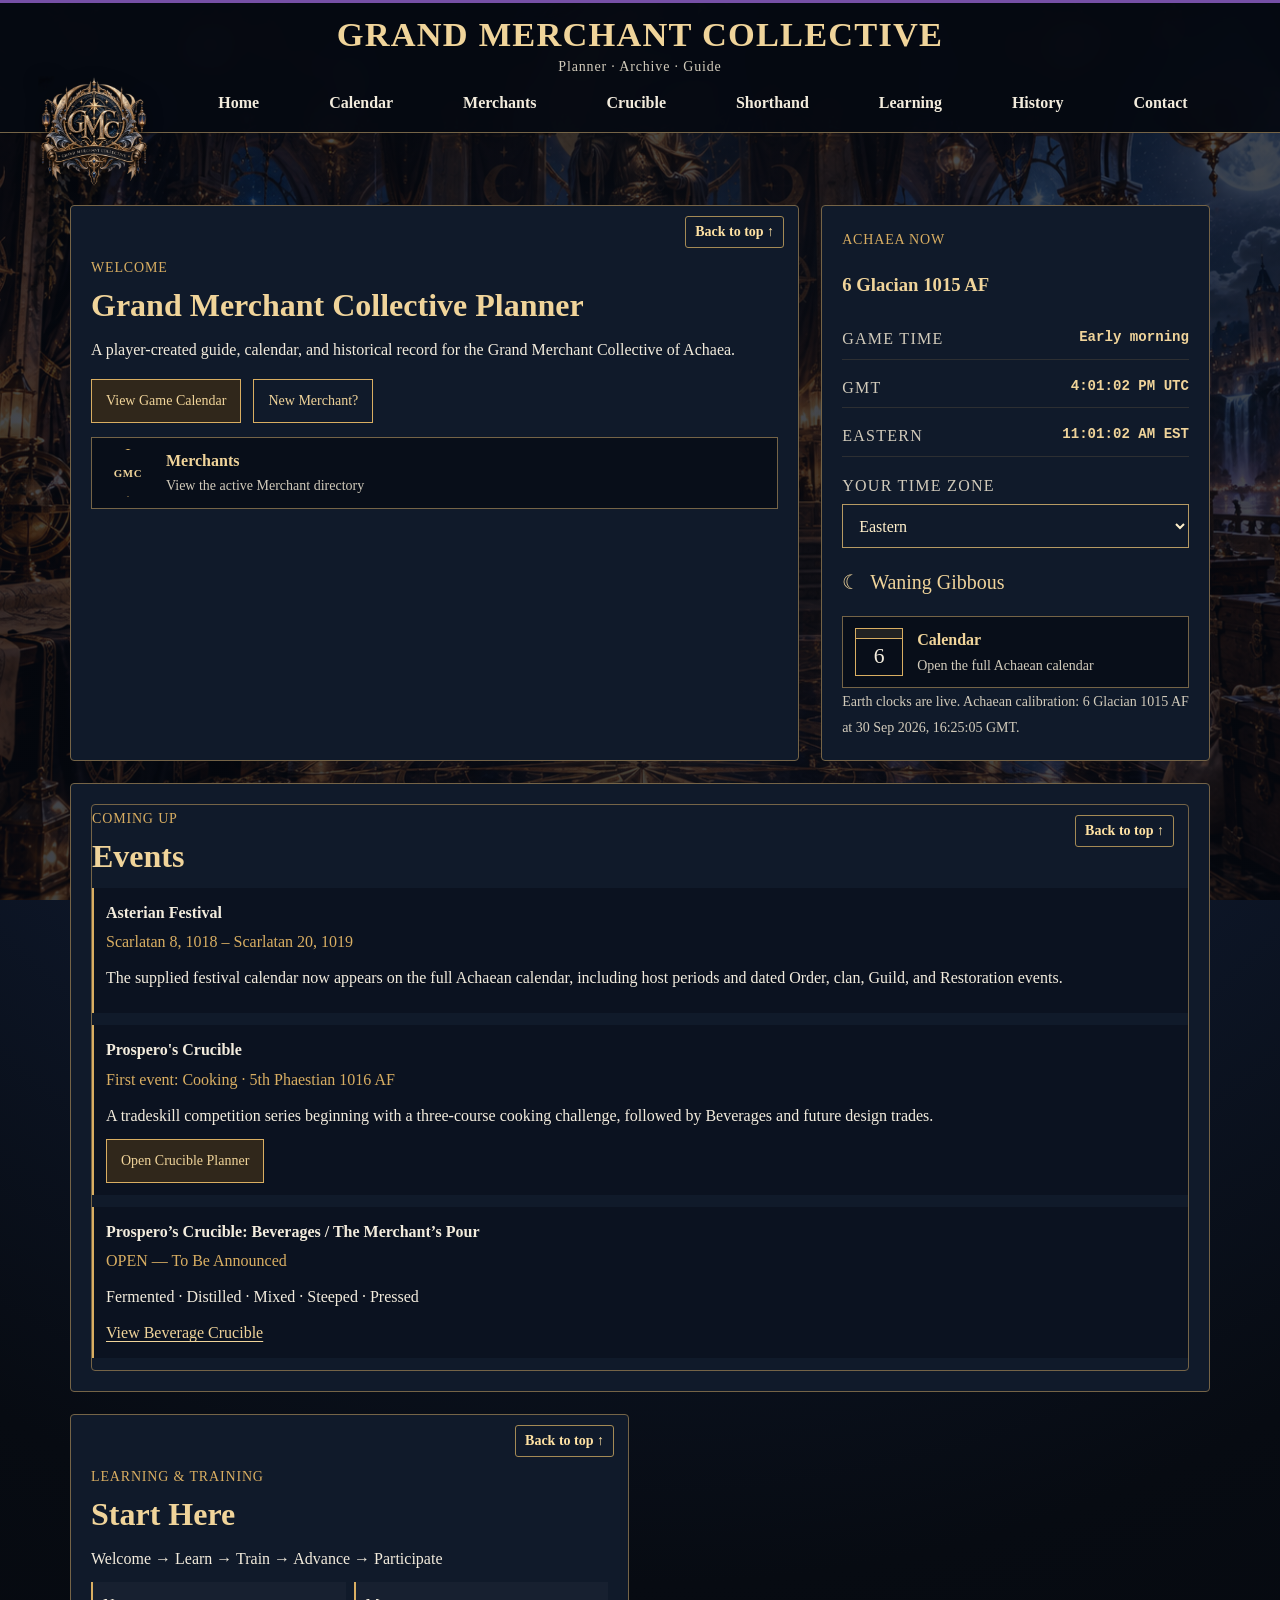
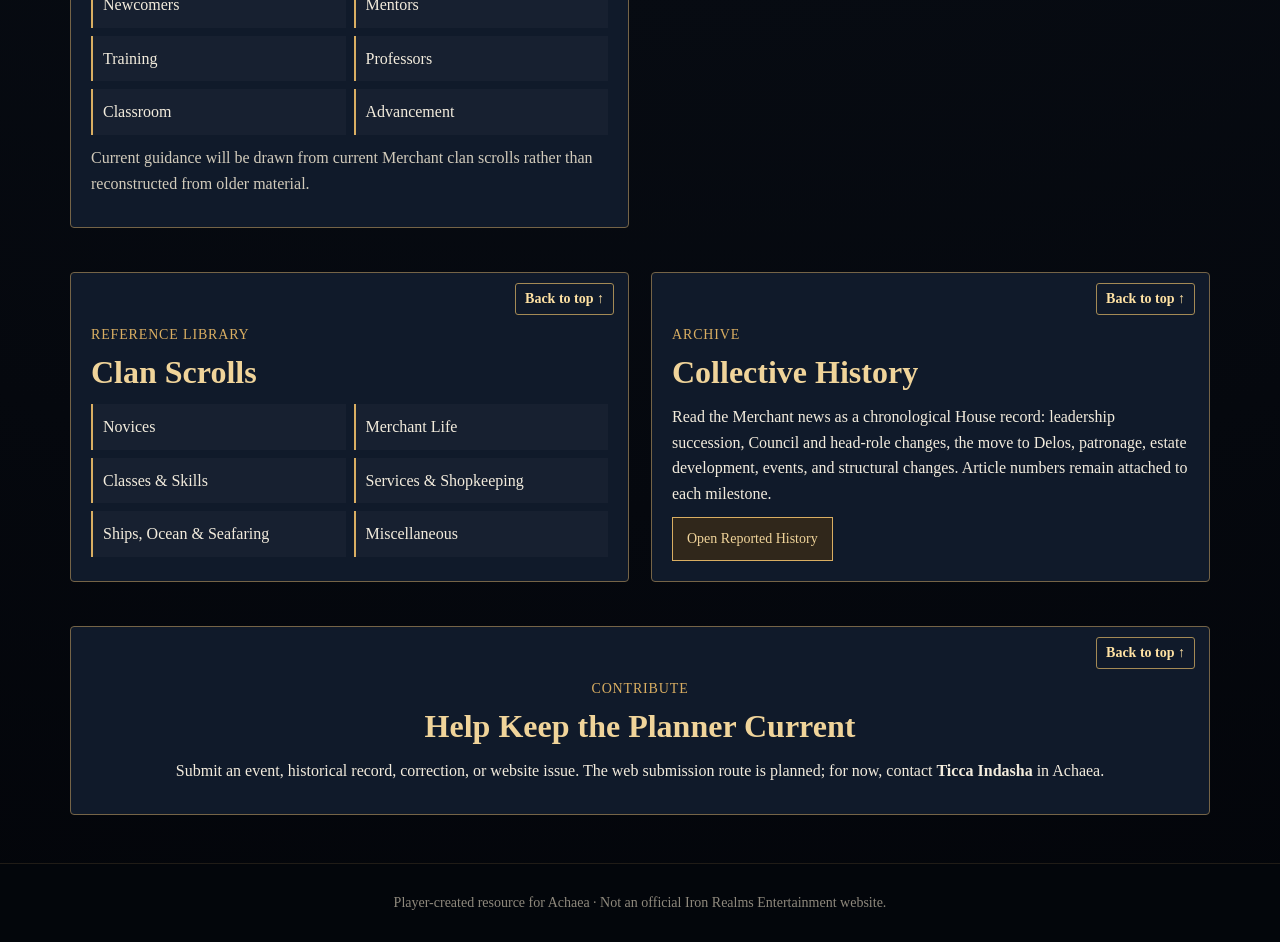
<file: index.html>
<!doctype html>
<html lang="en">
<head>
<meta charset="utf-8">
<meta name="viewport" content="width=device-width,initial-scale=1">
<title>Grand Merchant Collective Planner</title>
<link rel="stylesheet" href="styles.css?v=section-top-links">
</head>
<body id="top">
<header class="site-header inner-header"><a class="header-crest" href="index.html" aria-label="Grand Merchant Collective home"><img src="grand-merchant-collective-crest.png" alt="Grand Merchant Collective crest"></a><div class="brand"><h1>Grand Merchant Collective</h1><p class="page-subtitle">Planner · Archive · Guide</p></div><nav aria-label="Primary navigation"><a href="index.html">Home</a><a href="calendar.html">Calendar</a><a href="merchants.html">Merchants</a><a href="crucible.html">Crucible</a><a href="shorthand.html">Shorthand</a><a href="index.html#learning">Learning</a><a href="history.html">History</a><a href="index.html#contact">Contact</a></nav></header>

<main>
<section id="home" class="hero">
  <article class="panel intro has-section-top"><a class="section-top-link" href="#top" aria-label="Back to top of page">Back to top ↑</a>
    <span class="kicker">Welcome</span>
    <h2>Grand Merchant Collective Planner</h2>
    <p>A player-created guide, calendar, and historical record for the Grand Merchant Collective of Achaea.</p>
    <div class="actions"><a class="button" href="calendar.html">View Game Calendar</a><a class="button ghost" href="#learning">New Merchant?</a></div><a class="home-icon-link merchant-icon-link" href="merchants.html"><span class="merchant-crest" aria-hidden="true">GMC</span><span><strong>Merchants</strong><small>View the active Merchant directory</small></span></a>
  </article>
  <aside class="panel now">
    <span class="kicker">Achaea Now</span>
    <h3 id="homeAchaeaDate">6 Glacian 1015 AF</h3>
    <div class="time-stack">
      <div><span>Game time</span><strong id="gameTime">Early morning</strong></div>
      <div><span>GMT</span><strong id="gmtClock">--:--:--</strong></div>
      <div><span id="localZoneLabel">Eastern</span><strong id="localClock">--:--:--</strong></div>
    </div>
    <label class="timezone-label" for="timezoneSelect">Your time zone</label>
    <select id="timezoneSelect">
      <option value="America/New_York">Eastern</option>
      <option value="America/Chicago">Central</option>
      <option value="America/Denver">Mountain</option>
      <option value="America/Los_Angeles">Pacific</option>
      <option value="America/Anchorage">Alaska</option>
      <option value="Pacific/Honolulu">Hawaii</option>
      <option value="Europe/London">London</option>
      <option value="Europe/Paris">Central Europe</option>
      <option value="Australia/Sydney">Sydney</option>
      <option value="Asia/Tokyo">Tokyo</option>
    </select>
    <div class="moon">☾ <span>Waning Gibbous</span></div>
    <a class="home-icon-link calendar-icon-link" href="calendar.html" aria-label="Open full Achaean calendar"><span class="calendar-glyph" aria-hidden="true"><b></b><i>6</i></span><span><strong>Calendar</strong><small>Open the full Achaean calendar</small></span></a>
    <small>Earth clocks are live. Achaean calibration: 6 Glacian 1015 AF at 30 Sep 2026, 16:25:05 GMT.</small>
  </aside>
</section>
<section class="panel section featured-events" aria-label="Upcoming events"> <article id="events" class="panel section has-section-top"><a class="section-top-link" href="#top" aria-label="Back to top of page">Back to top ↑</a>
   <span class="kicker">Coming Up</span><h2>Events</h2>
   <div class="event-card"><strong>Asterian Festival</strong><span>Scarlatan 8, 1018 – Scarlatan 20, 1019</span><p>The supplied festival calendar now appears on the full Achaean calendar, including host periods and dated Order, clan, Guild, and Restoration events.</p></div>
   <div class="event-card"><strong>Prospero's Crucible</strong><span>First event: Cooking · 5th Phaestian 1016 AF</span><p>A tradeskill competition series beginning with a three-course cooking challenge, followed by Beverages and future design trades.</p><a class="button" href="crucible.html">Open Crucible Planner</a></div>
 <div class="event-card"><strong>Prospero’s Crucible: Beverages / The Merchant’s Pour</strong><span>OPEN — To Be Announced</span><p>Fermented · Distilled · Mixed · Steeped · Pressed</p><a href="crucible.html#beverages">View Beverage Crucible</a></div></article></section>



<section class="two-col">
 <article id="learning" class="panel section has-section-top"><a class="section-top-link" href="#top" aria-label="Back to top of page">Back to top ↑</a>
   <span class="kicker">Learning & Training</span><h2>Start Here</h2>
   <p>Welcome → Learn → Train → Advance → Participate</p>
   <div class="link-grid"><span>Newcomers</span><span>Mentors</span><span>Training</span><span>Professors</span><span>Classroom</span><span>Advancement</span></div>
   <p class="note">Current guidance will be drawn from current Merchant clan scrolls rather than reconstructed from older material.</p>
 </article>

</section>



<section class="two-col">
 <article id="scrolls" class="panel section has-section-top"><a class="section-top-link" href="#top" aria-label="Back to top of page">Back to top ↑</a><span class="kicker">Reference Library</span><h2>Clan Scrolls</h2>
 <div class="scroll-groups"><span>Novices</span><span>Merchant Life</span><span>Classes & Skills</span><span>Services & Shopkeeping</span><span>Ships, Ocean & Seafaring</span><span>Miscellaneous</span></div>
 </article>
 <article id="history" class="panel section has-section-top"><a class="section-top-link" href="#top" aria-label="Back to top of page">Back to top ↑</a><span class="kicker">Archive</span><h2>Collective History</h2><p>Read the Merchant news as a chronological House record: leadership succession, Council and head-role changes, the move to Delos, patronage, estate development, events, and structural changes. Article numbers remain attached to each milestone.</p><a class="button" href="history.html">Open Reported History</a></article>
</section>

<section id="contact" class="panel section contact has-section-top"><a class="section-top-link" href="#top" aria-label="Back to top of page">Back to top ↑</a>
 <span class="kicker">Contribute</span><h2>Help Keep the Planner Current</h2>
 <p>Submit an event, historical record, correction, or website issue. The web submission route is planned; for now, contact <strong>Ticca Indasha</strong> in Achaea.</p>
</section>
</main>
<footer>Player-created resource for Achaea · Not an official Iron Realms Entertainment website.</footer>
<script src="app.js"></script>
</body></html>
</file>
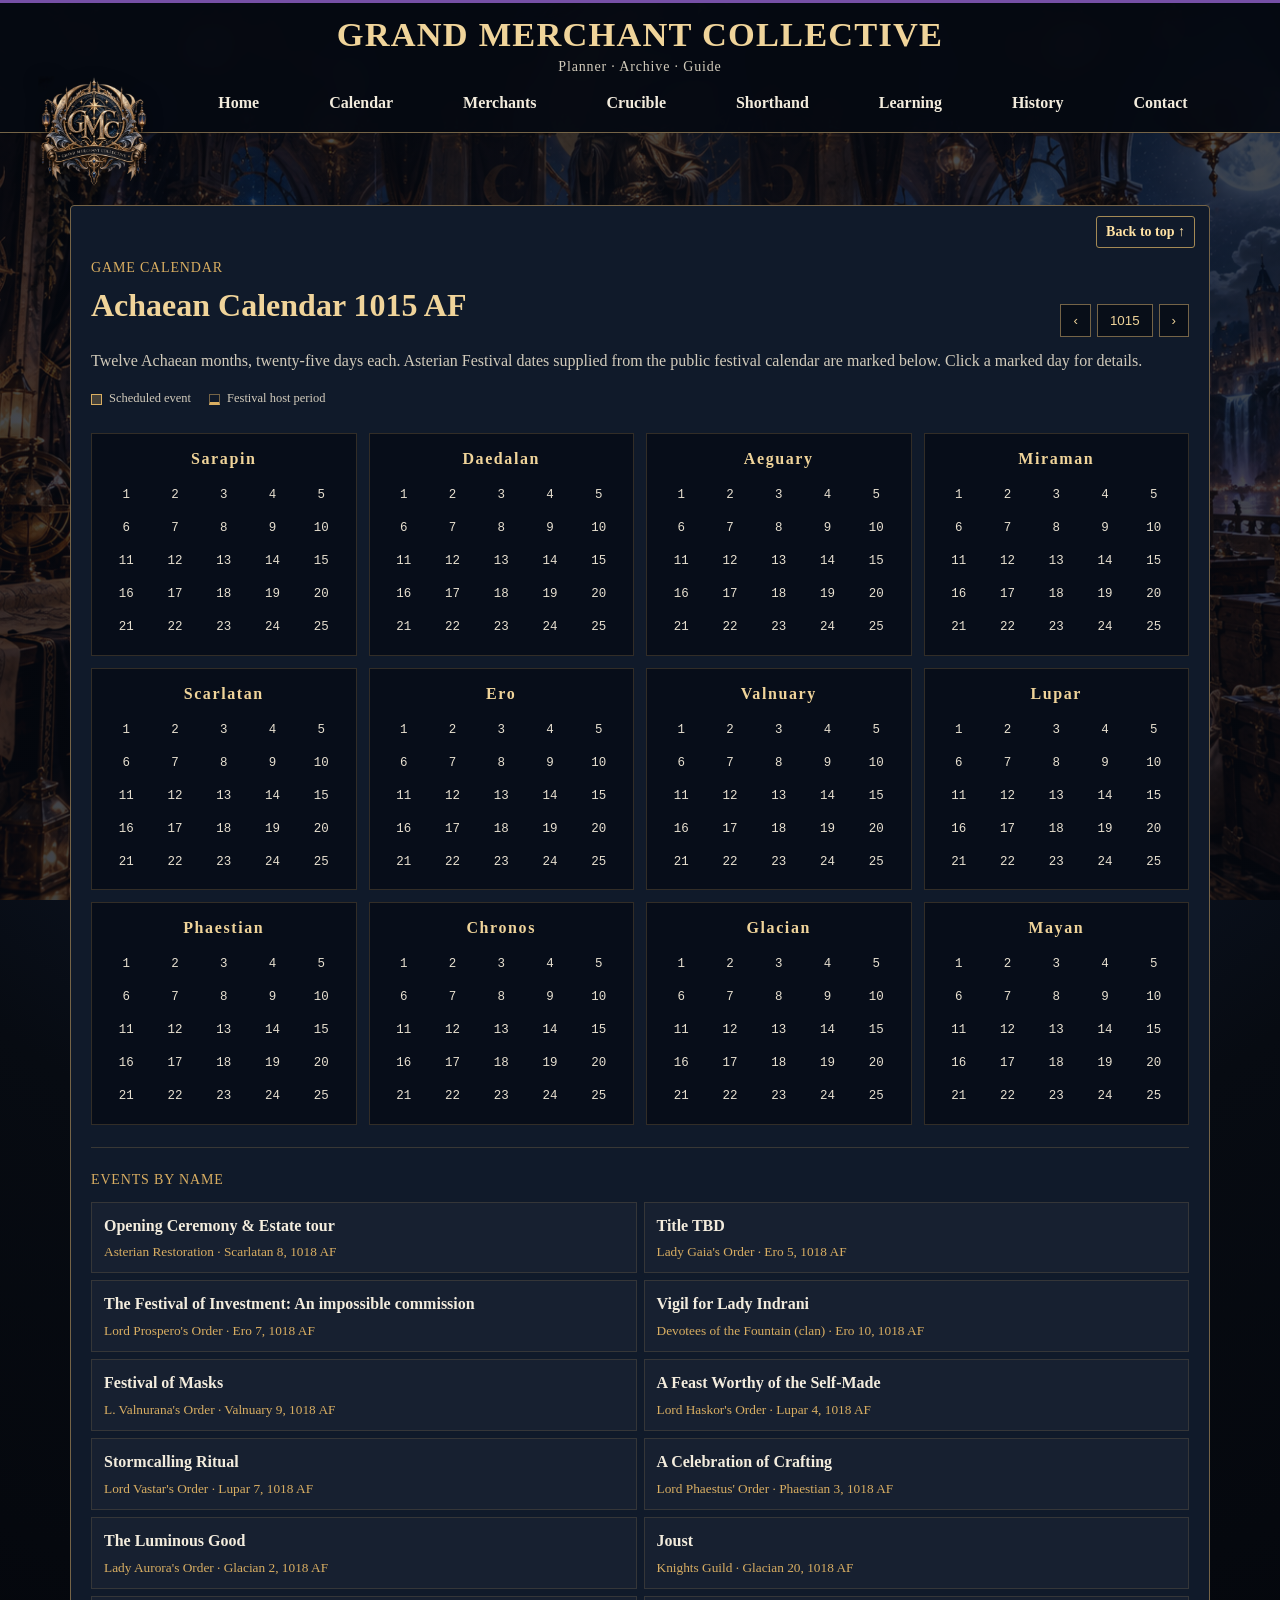
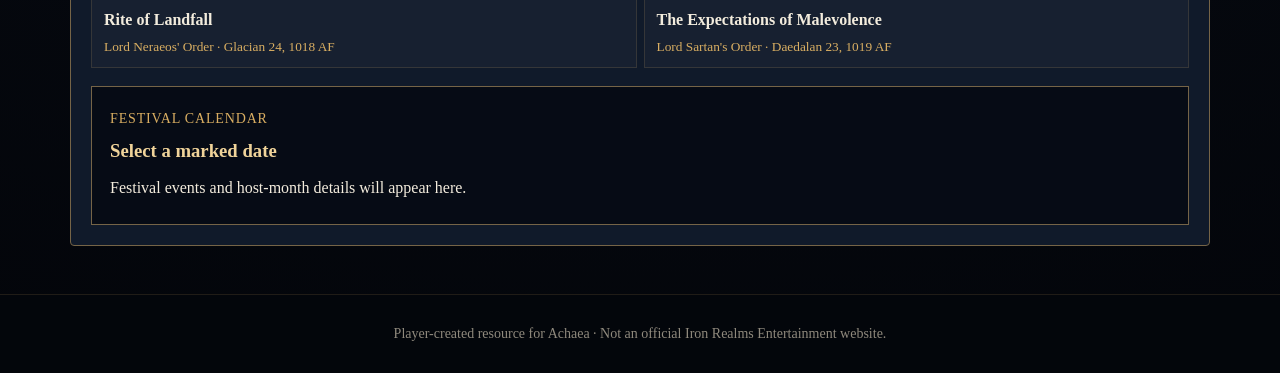
<file: calendar.html>
<!doctype html><html lang="en"><head><meta charset="utf-8"><meta name="viewport" content="width=device-width,initial-scale=1"><title>Achaean Calendar · Grand Merchant Collective</title><link rel="stylesheet" href="styles.css?v=section-top-links"></head><body id="top"><header class="site-header inner-header">
  <a class="header-crest" href="index.html" aria-label="Grand Merchant Collective home"><img src="grand-merchant-collective-crest.png" alt="Grand Merchant Collective crest"></a>
  <div class="brand"><span class="eyebrow">ACHAEA</span><h1>Grand Merchant Collective</h1><p class="page-subtitle">Planner · Archive · Guide</p></div>
  <nav aria-label="Primary navigation"><a href="index.html">Home</a><a href="calendar.html">Calendar</a><a href="merchants.html">Merchants</a><a href="crucible.html">Crucible</a><a href="shorthand.html">Shorthand</a><a href="index.html#learning">Learning</a><a href="history.html">History</a><a href="index.html#contact">Contact</a></nav>
</header><main><section id="calendar" class="panel section calendar-section has-section-top"><a class="section-top-link" href="#top" aria-label="Back to top of page">Back to top ↑</a>
 <div class="section-head">
  <div><span class="kicker">Game Calendar</span><h2>Achaean Calendar <span id="yearLabel">1015 AF</span></h2></div>
  <div class="year-controls"><button id="prevYear">‹</button><button id="todayYear">1015</button><button id="nextYear">›</button></div>
 </div>
 <p class="lede">Twelve Achaean months, twenty-five days each. Asterian Festival dates supplied from the public festival calendar are marked below. Click a marked day for details.</p>
 <div class="calendar-legend"><span><i class="legend-dot scheduled"></i> Scheduled event</span><span><i class="legend-dot host"></i> Festival host period</span></div><div id="calendarGrid" class="calendar-grid"></div><div class="event-index-wrap"><span class="kicker">Events by Name</span><div id="eventIndex" class="event-index"></div></div><div id="calendarDetails" class="calendar-details"><span class="kicker">Festival Calendar</span><h3>Select a marked date</h3><p>Festival events and host-month details will appear here.</p></div>
</section></main><footer>Player-created resource for Achaea · Not an official Iron Realms Entertainment website.</footer><script src="app.js"></script></body></html>
</file>
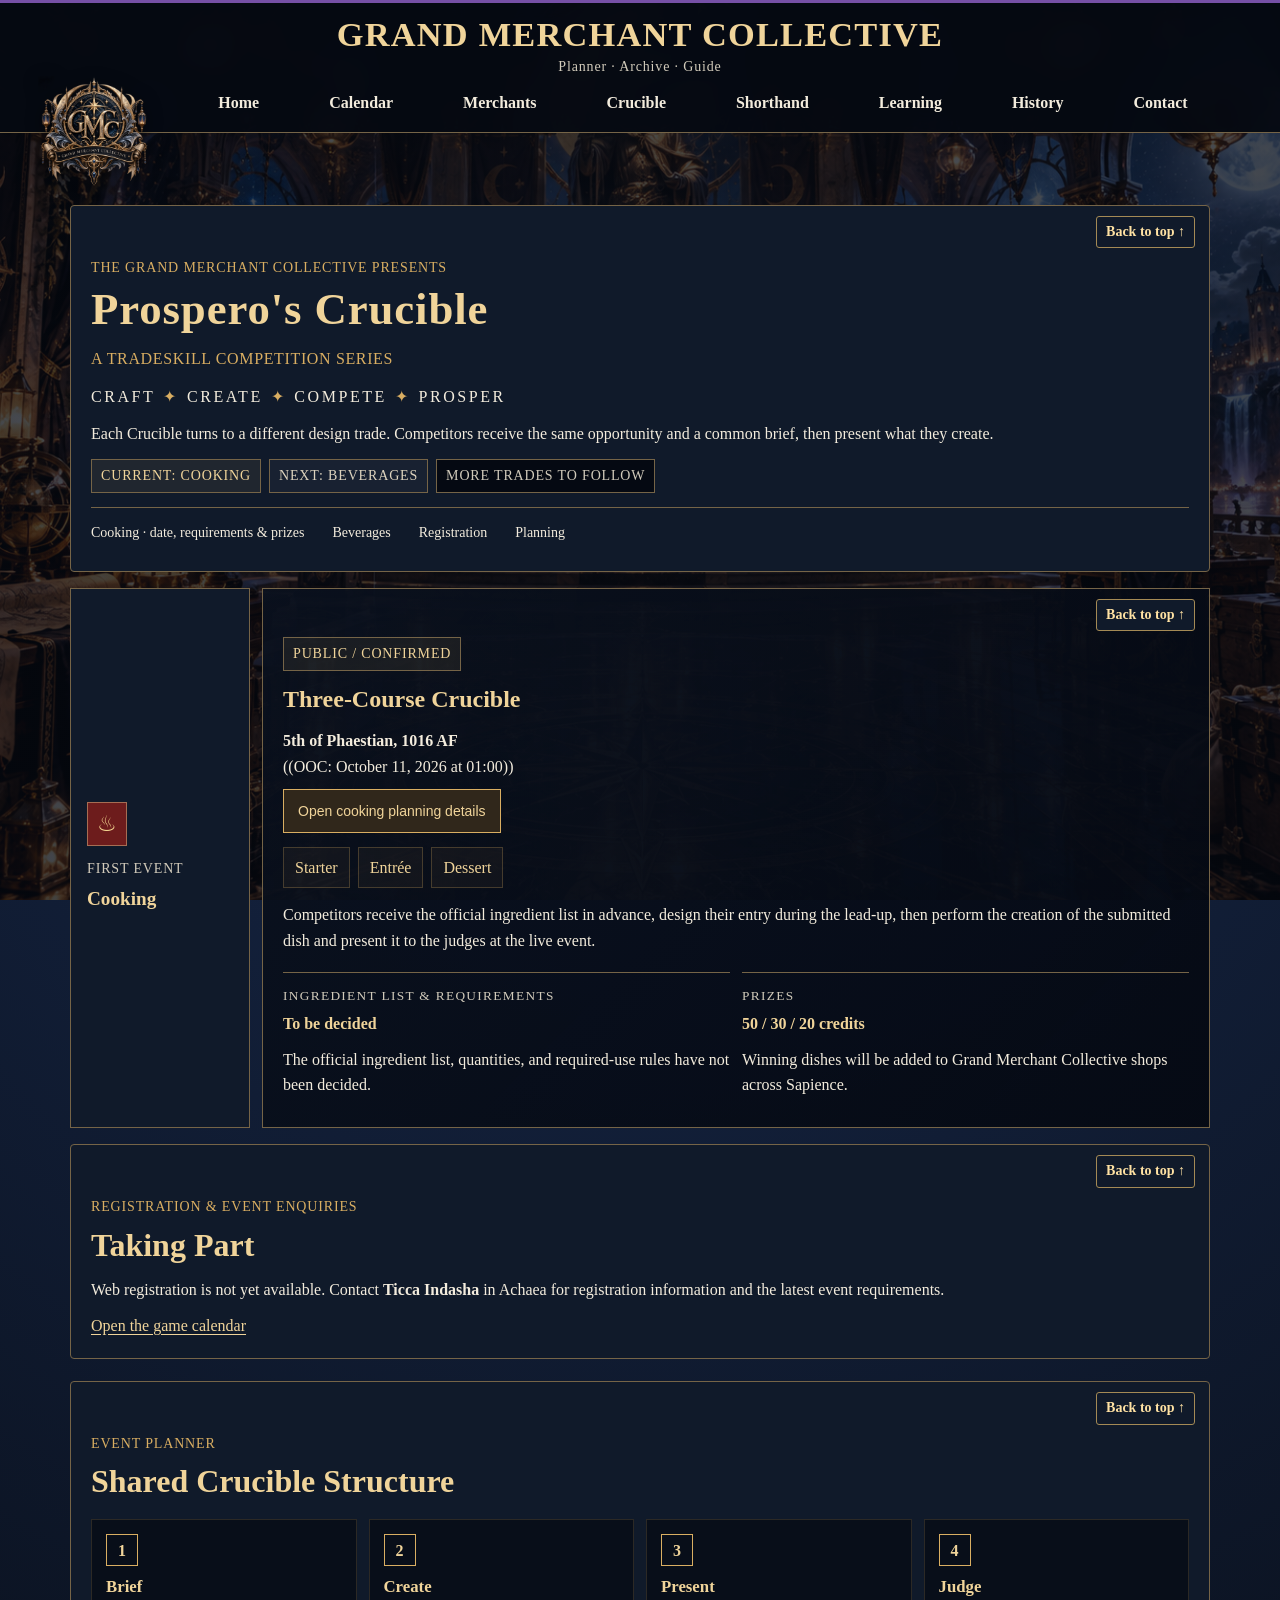
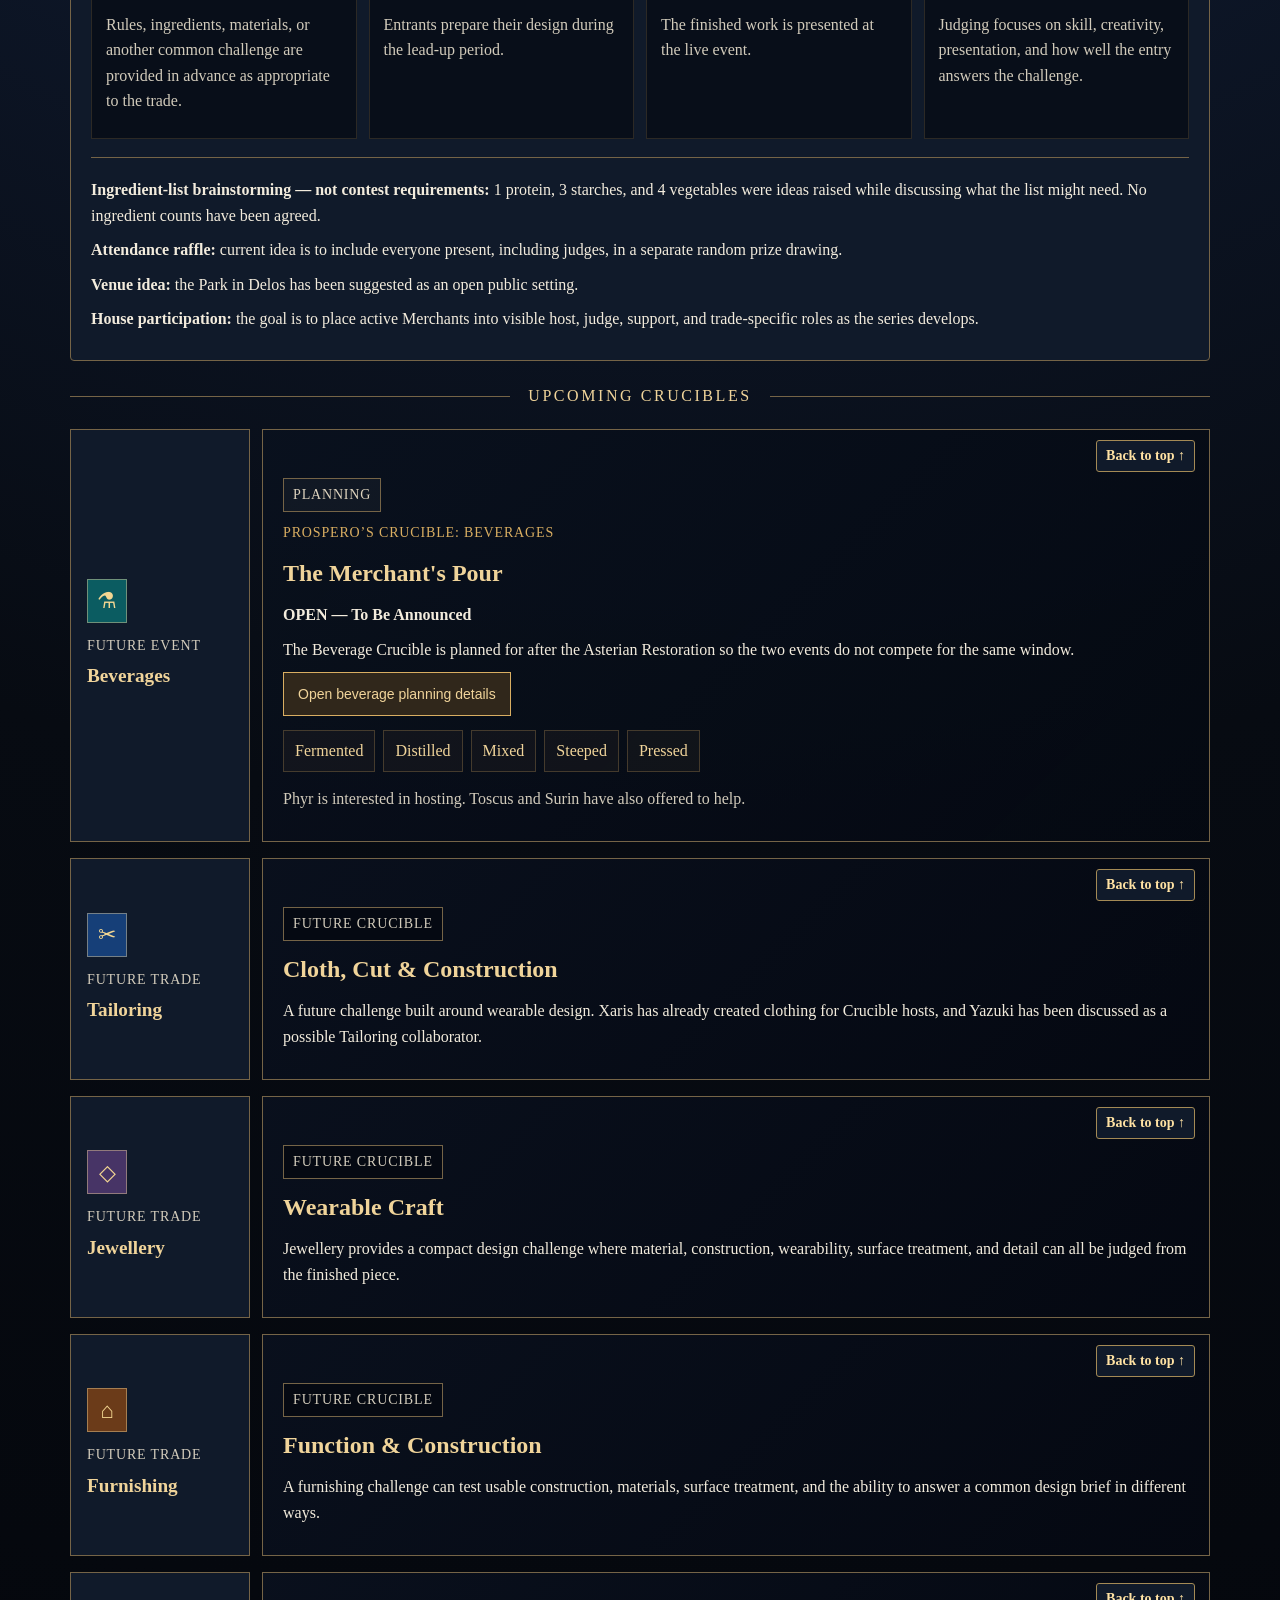
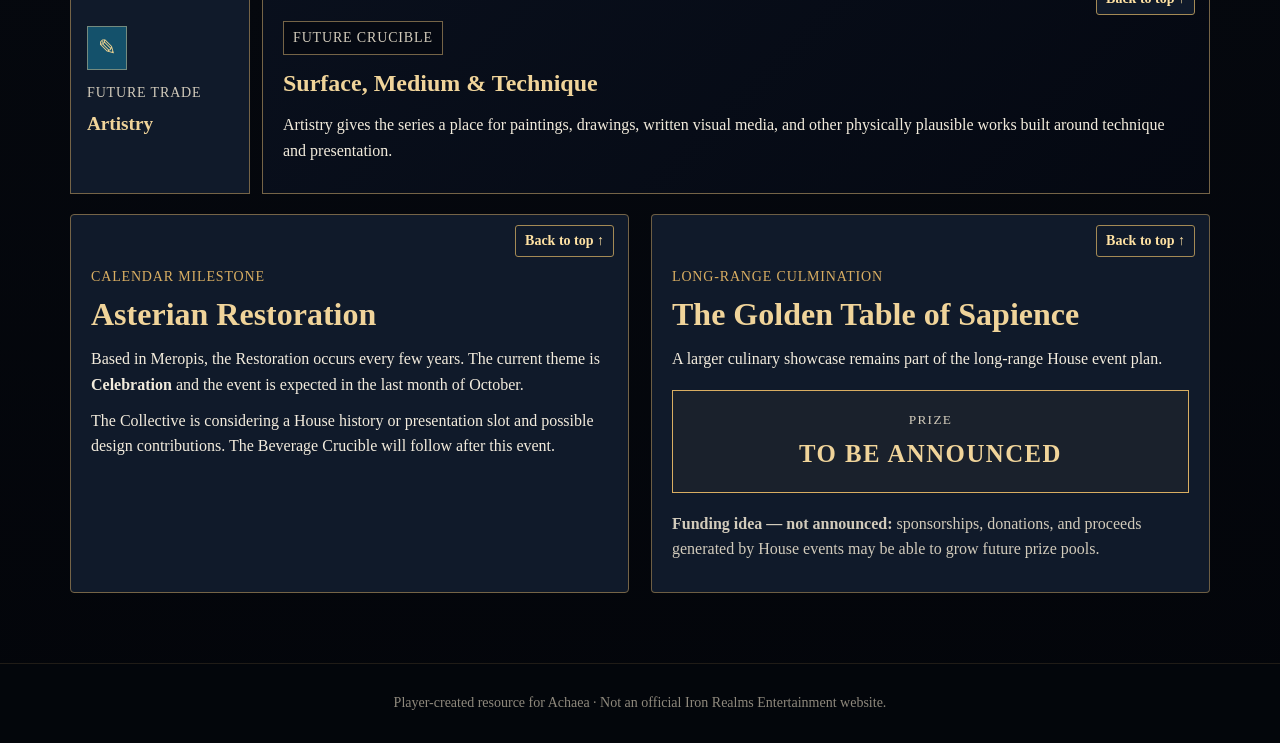
<file: crucible.html>
<!doctype html>
<html lang="en">
<head>
<meta charset="utf-8">
<meta name="viewport" content="width=device-width,initial-scale=1">
<title>Prospero's Crucible · Grand Merchant Collective</title>
<link rel="stylesheet" href="styles.css?v=section-top-links">
</head>
<body id="top">
<header class="site-header inner-header">
  <a class="header-crest" href="index.html" aria-label="Grand Merchant Collective home"><img src="grand-merchant-collective-crest.png" alt="Grand Merchant Collective crest"></a>
  <div class="brand"><span class="eyebrow">ACHAEA</span><h1>Grand Merchant Collective</h1><p class="page-subtitle">Planner · Archive · Guide</p></div>
  <nav aria-label="Primary navigation"><a href="index.html">Home</a><a href="calendar.html">Calendar</a><a href="merchants.html">Merchants</a><a href="crucible.html">Crucible</a><a href="shorthand.html">Shorthand</a><a href="index.html#learning">Learning</a><a href="history.html">History</a><a href="index.html#contact">Contact</a></nav>
</header>

<main class="crucible-page">
<section class="crucible-hero panel has-section-top"><a class="section-top-link" href="#top" aria-label="Back to top of page">Back to top ↑</a>
  <span class="kicker">The Grand Merchant Collective presents</span>
  <h2>Prospero's Crucible</h2>
  <p class="crucible-subtitle">A Tradeskill Competition Series</p>
  <div class="crucible-motto"><span>Craft</span><i>✦</i><span>Create</span><i>✦</i><span>Compete</span><i>✦</i><span>Prosper</span></div>
  <p>Each Crucible turns to a different design trade. Competitors receive the same opportunity and a common brief, then present what they create.</p>
  <div class="status-row"><span class="status confirmed">Current: Cooking</span><span class="status planning">Next: Beverages</span><span class="status future">More trades to follow</span></div>
<nav class="event-shortcuts" aria-label="Crucible sections"><a href="#cooking">Cooking · date, requirements &amp; prizes</a><a href="#beverages">Beverages</a><a href="#registration">Registration</a><a href="#planning">Planning</a></nav></section>

<section id="cooking" class="crucible-current">
  <article class="trade-banner left cooking">
    <div class="trade-emblem" aria-hidden="true">♨</div>
    <div class="trade-name"><span>First Event</span><strong>Cooking</strong></div>
  </article>
  <article class="trade-detail right has-section-top"><a class="section-top-link" href="#top" aria-label="Back to top of page">Back to top ↑</a>
    <span class="status confirmed">Public / Confirmed</span>
    <h3>Three-Course Crucible</h3>
    <p><strong>5th of Phaestian, 1016 AF</strong><br>((OOC: October 11, 2026 at 01:00))</p>
    <button type="button" class="button" data-event-plan="cooking-plan" aria-controls="cooking-plan" aria-expanded="false">Open cooking planning details</button><div id="cooking-plan" hidden></div>
    <div class="course-strip"><span>Starter</span><span>Entrée</span><span>Dessert</span></div>
    <p>Competitors receive the official ingredient list in advance, design their entry during the lead-up, then perform the creation of the submitted dish and present it to the judges at the live event.</p>
    <div class="mini-grid">
      <div><small>Ingredient list &amp; requirements</small><strong>To be decided</strong><p>The official ingredient list, quantities, and required-use rules have not been decided.</p></div>
      <div><small>Prizes</small><strong>50 / 30 / 20 credits</strong><p>Winning dishes will be added to Grand Merchant Collective shops across Sapience.</p></div>
    </div>
  </article>
</section>

<section id="registration" class="panel section has-section-top"><a class="section-top-link" href="#top" aria-label="Back to top of page">Back to top ↑</a><span class="kicker">Registration &amp; event enquiries</span><h2>Taking Part</h2><p>Web registration is not yet available. Contact <strong>Ticca Indasha</strong> in Achaea for registration information and the latest event requirements.</p><a href="calendar.html">Open the game calendar</a></section>
<section id="planning" class="panel section planner-board has-section-top"><a class="section-top-link" href="#top" aria-label="Back to top of page">Back to top ↑</a>
  <span class="kicker">Event Planner</span>
  <h2>Shared Crucible Structure</h2>
  <div class="planner-grid">
    <div><b>1</b><strong>Brief</strong><p>Rules, ingredients, materials, or another common challenge are provided in advance as appropriate to the trade.</p></div>
    <div><b>2</b><strong>Create</strong><p>Entrants prepare their design during the lead-up period.</p></div>
    <div><b>3</b><strong>Present</strong><p>The finished work is presented at the live event.</p></div>
    <div><b>4</b><strong>Judge</strong><p>Judging focuses on skill, creativity, presentation, and how well the entry answers the challenge.</p></div>
  </div>
  <div class="planner-notes">
    <p><strong>Ingredient-list brainstorming — not contest requirements:</strong> 1 protein, 3 starches, and 4 vegetables were ideas raised while discussing what the list might need. No ingredient counts have been agreed.</p>
    <p><strong>Attendance raffle:</strong> current idea is to include everyone present, including judges, in a separate random prize drawing.</p>
    <p><strong>Venue idea:</strong> the Park in Delos has been suggested as an open public setting.</p>
    <p><strong>House participation:</strong> the goal is to place active Merchants into visible host, judge, support, and trade-specific roles as the series develops.</p>
  </div>
</section>
<div class="crucible-divider"><span>Upcoming Crucibles</span></div>

<section id="beverages" class="trade-row">
  <article class="trade-detail left has-section-top"><a class="section-top-link" href="#top" aria-label="Back to top of page">Back to top ↑</a>
    <span class="status planning">Planning</span>
    <p class="kicker">Prospero’s Crucible: Beverages</p><h3>The Merchant's Pour</h3><p class="event-date"><strong>OPEN — To Be Announced</strong></p>
    <p>The Beverage Crucible is planned for after the Asterian Restoration so the two events do not compete for the same window.</p>
    <button type="button" class="button" data-event-plan="beverages-plan" aria-controls="beverages-plan" aria-expanded="false">Open beverage planning details</button><div id="beverages-plan" hidden></div>
    <div class="category-chips"><span>Fermented</span><span>Distilled</span><span>Mixed</span><span>Steeped</span><span>Pressed</span></div>
    <p class="note">Phyr is interested in hosting. Toscus and Surin have also offered to help.</p>
  </article>
  <article class="trade-banner right beverages">
    <div class="trade-emblem" aria-hidden="true">⚗</div>
    <div class="trade-name"><span>Future Event</span><strong>Beverages</strong></div>
  </article>
</section>

<section class="trade-row">
  <article class="trade-banner left tailoring">
    <div class="trade-emblem" aria-hidden="true">✂</div>
    <div class="trade-name"><span>Future Trade</span><strong>Tailoring</strong></div>
  </article>
  <article class="trade-detail right has-section-top"><a class="section-top-link" href="#top" aria-label="Back to top of page">Back to top ↑</a>
    <span class="status future">Future Crucible</span>
    <h3>Cloth, Cut & Construction</h3>
    <p>A future challenge built around wearable design. Xaris has already created clothing for Crucible hosts, and Yazuki has been discussed as a possible Tailoring collaborator.</p>
  </article>
</section>

<section class="trade-row">
  <article class="trade-detail left has-section-top"><a class="section-top-link" href="#top" aria-label="Back to top of page">Back to top ↑</a>
    <span class="status future">Future Crucible</span>
    <h3>Wearable Craft</h3>
    <p>Jewellery provides a compact design challenge where material, construction, wearability, surface treatment, and detail can all be judged from the finished piece.</p>
  </article>
  <article class="trade-banner right jewellery">
    <div class="trade-emblem" aria-hidden="true">◇</div>
    <div class="trade-name"><span>Future Trade</span><strong>Jewellery</strong></div>
  </article>
</section>

<section class="trade-row">
  <article class="trade-banner left furnishing">
    <div class="trade-emblem" aria-hidden="true">⌂</div>
    <div class="trade-name"><span>Future Trade</span><strong>Furnishing</strong></div>
  </article>
  <article class="trade-detail right has-section-top"><a class="section-top-link" href="#top" aria-label="Back to top of page">Back to top ↑</a>
    <span class="status future">Future Crucible</span>
    <h3>Function & Construction</h3>
    <p>A furnishing challenge can test usable construction, materials, surface treatment, and the ability to answer a common design brief in different ways.</p>
  </article>
</section>

<section class="trade-row">
  <article class="trade-detail left has-section-top"><a class="section-top-link" href="#top" aria-label="Back to top of page">Back to top ↑</a>
    <span class="status future">Future Crucible</span>
    <h3>Surface, Medium & Technique</h3>
    <p>Artistry gives the series a place for paintings, drawings, written visual media, and other physically plausible works built around technique and presentation.</p>
  </article>
  <article class="trade-banner right artistry">
    <div class="trade-emblem" aria-hidden="true">✎</div>
    <div class="trade-name"><span>Future Trade</span><strong>Artistry</strong></div>
  </article>
</section>

<section class="two-col crucible-support">
  <article class="panel section has-section-top"><a class="section-top-link" href="#top" aria-label="Back to top of page">Back to top ↑</a>
    <span class="kicker">Calendar Milestone</span>
    <h2>Asterian Restoration</h2>
    <p>Based in Meropis, the Restoration occurs every few years. The current theme is <strong>Celebration</strong> and the event is expected in the last month of October.</p>
    <p>The Collective is considering a House history or presentation slot and possible design contributions. The Beverage Crucible will follow after this event.</p>
  </article>
  <article class="panel section golden-table-card has-section-top"><a class="section-top-link" href="#top" aria-label="Back to top of page">Back to top ↑</a>
    <span class="kicker">Long-Range Culmination</span>
    <h2>The Golden Table of Sapience</h2>
    <p>A larger culinary showcase remains part of the long-range House event plan.</p>
    <div class="golden-prize"><small>Prize</small><strong>To be announced</strong></div>
    <p class="note"><strong>Funding idea — not announced:</strong> sponsorships, donations, and proceeds generated by House events may be able to grow future prize pools.</p>
  </article>
</section>


</main>

<footer>Player-created resource for Achaea · Not an official Iron Realms Entertainment website.</footer>
<script src="app.js"></script>
</body>
</html>
</file>
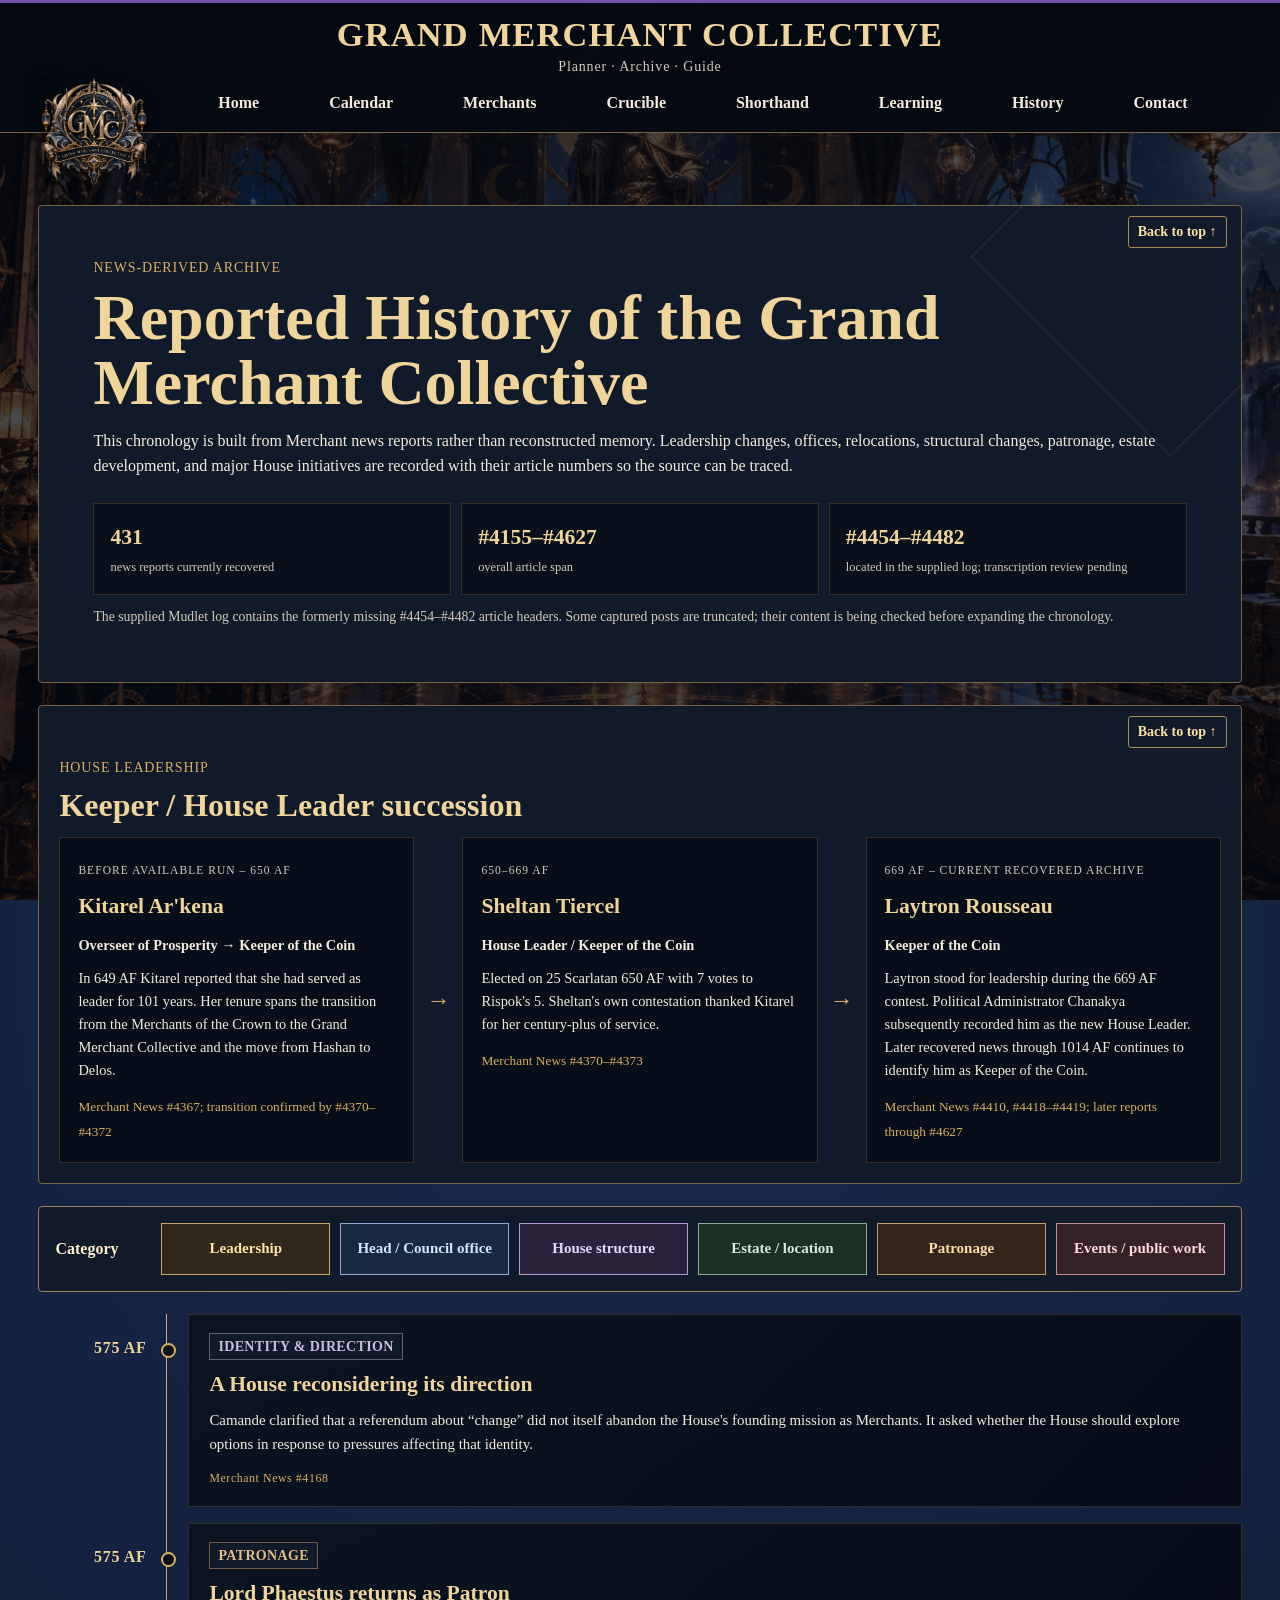
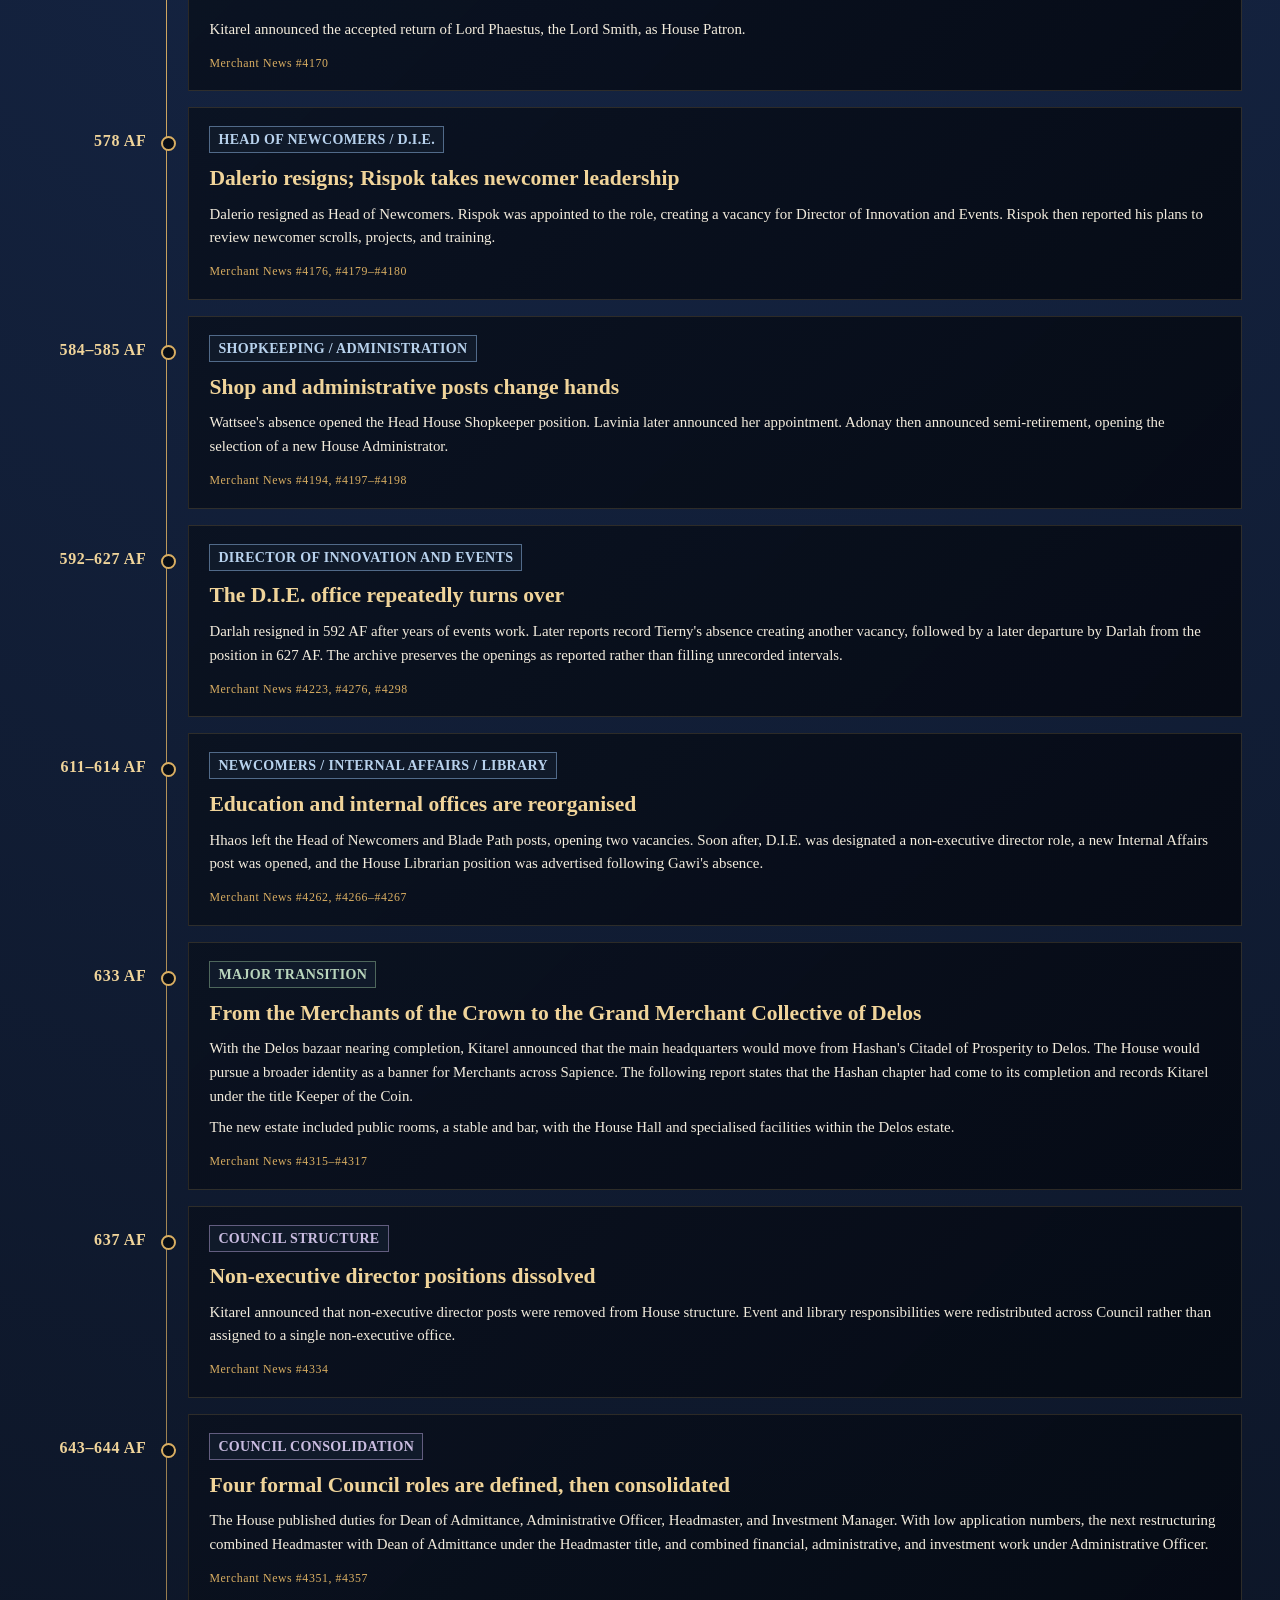
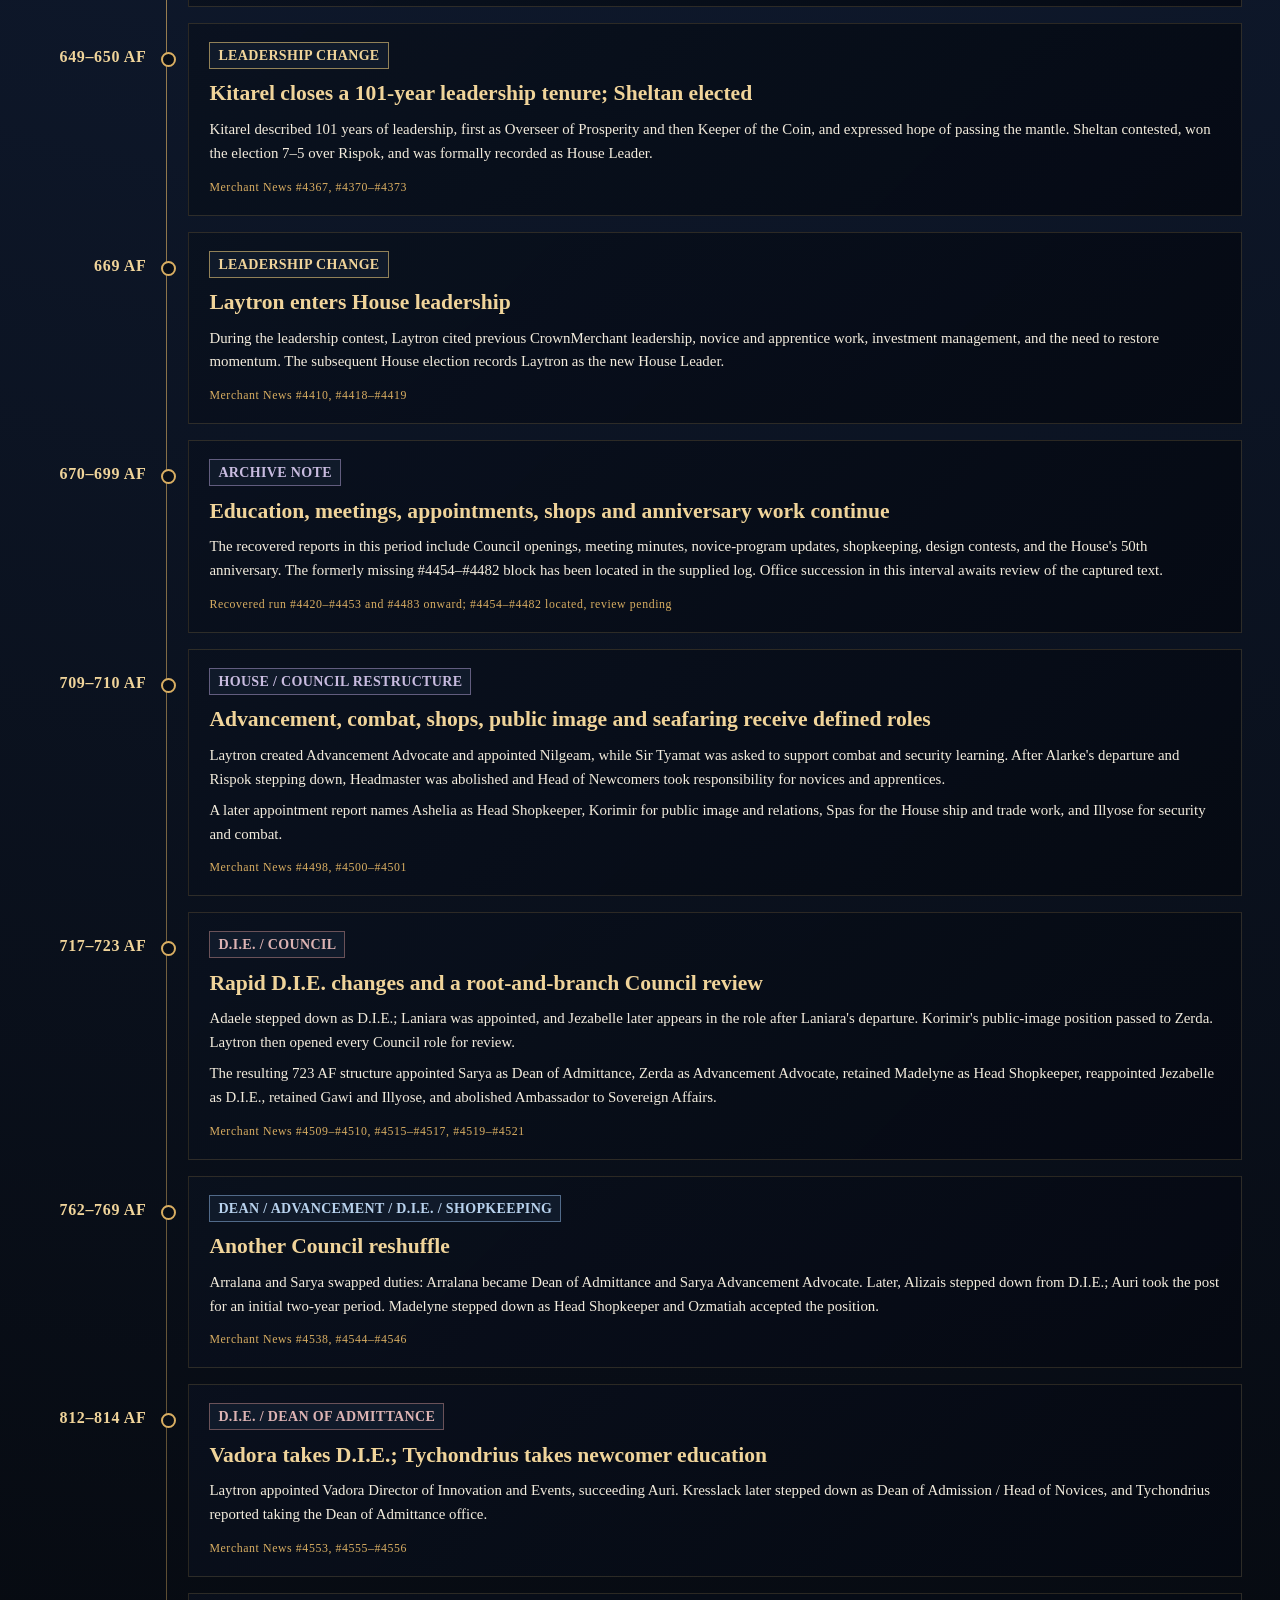
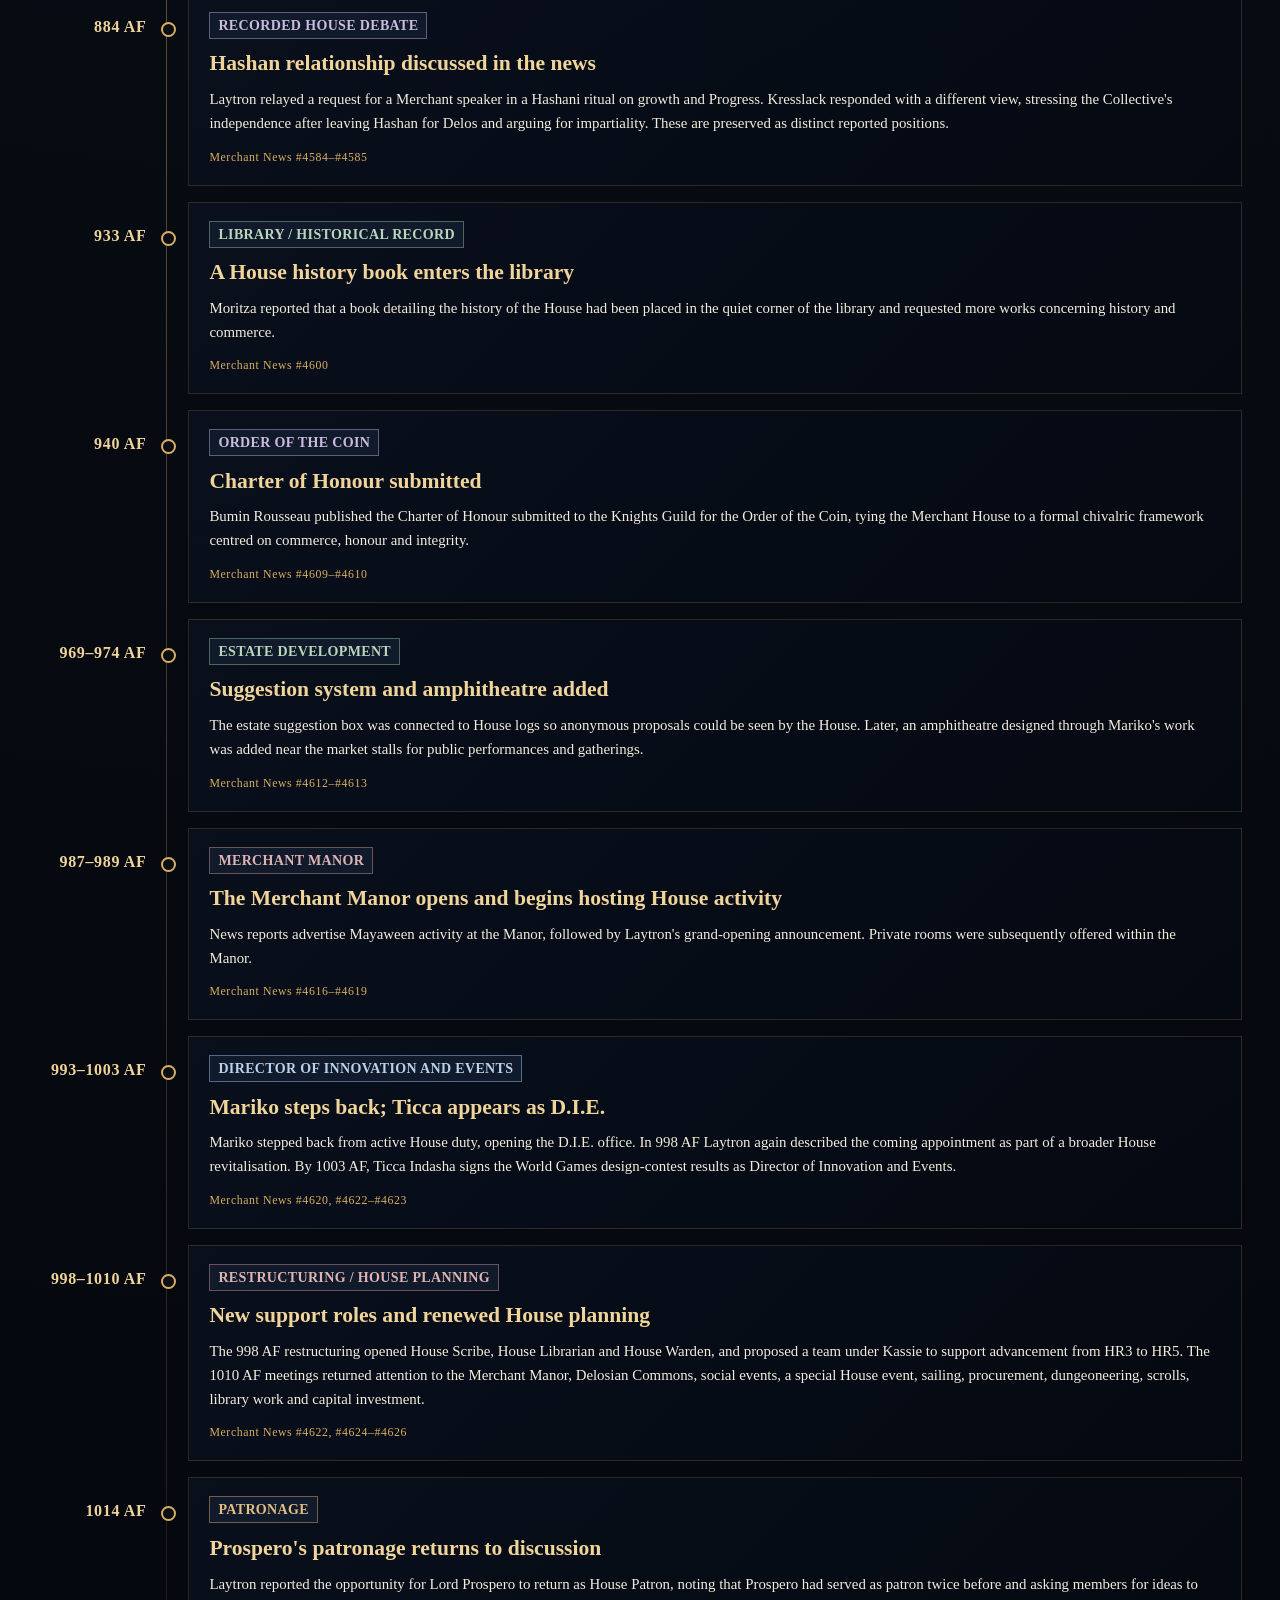
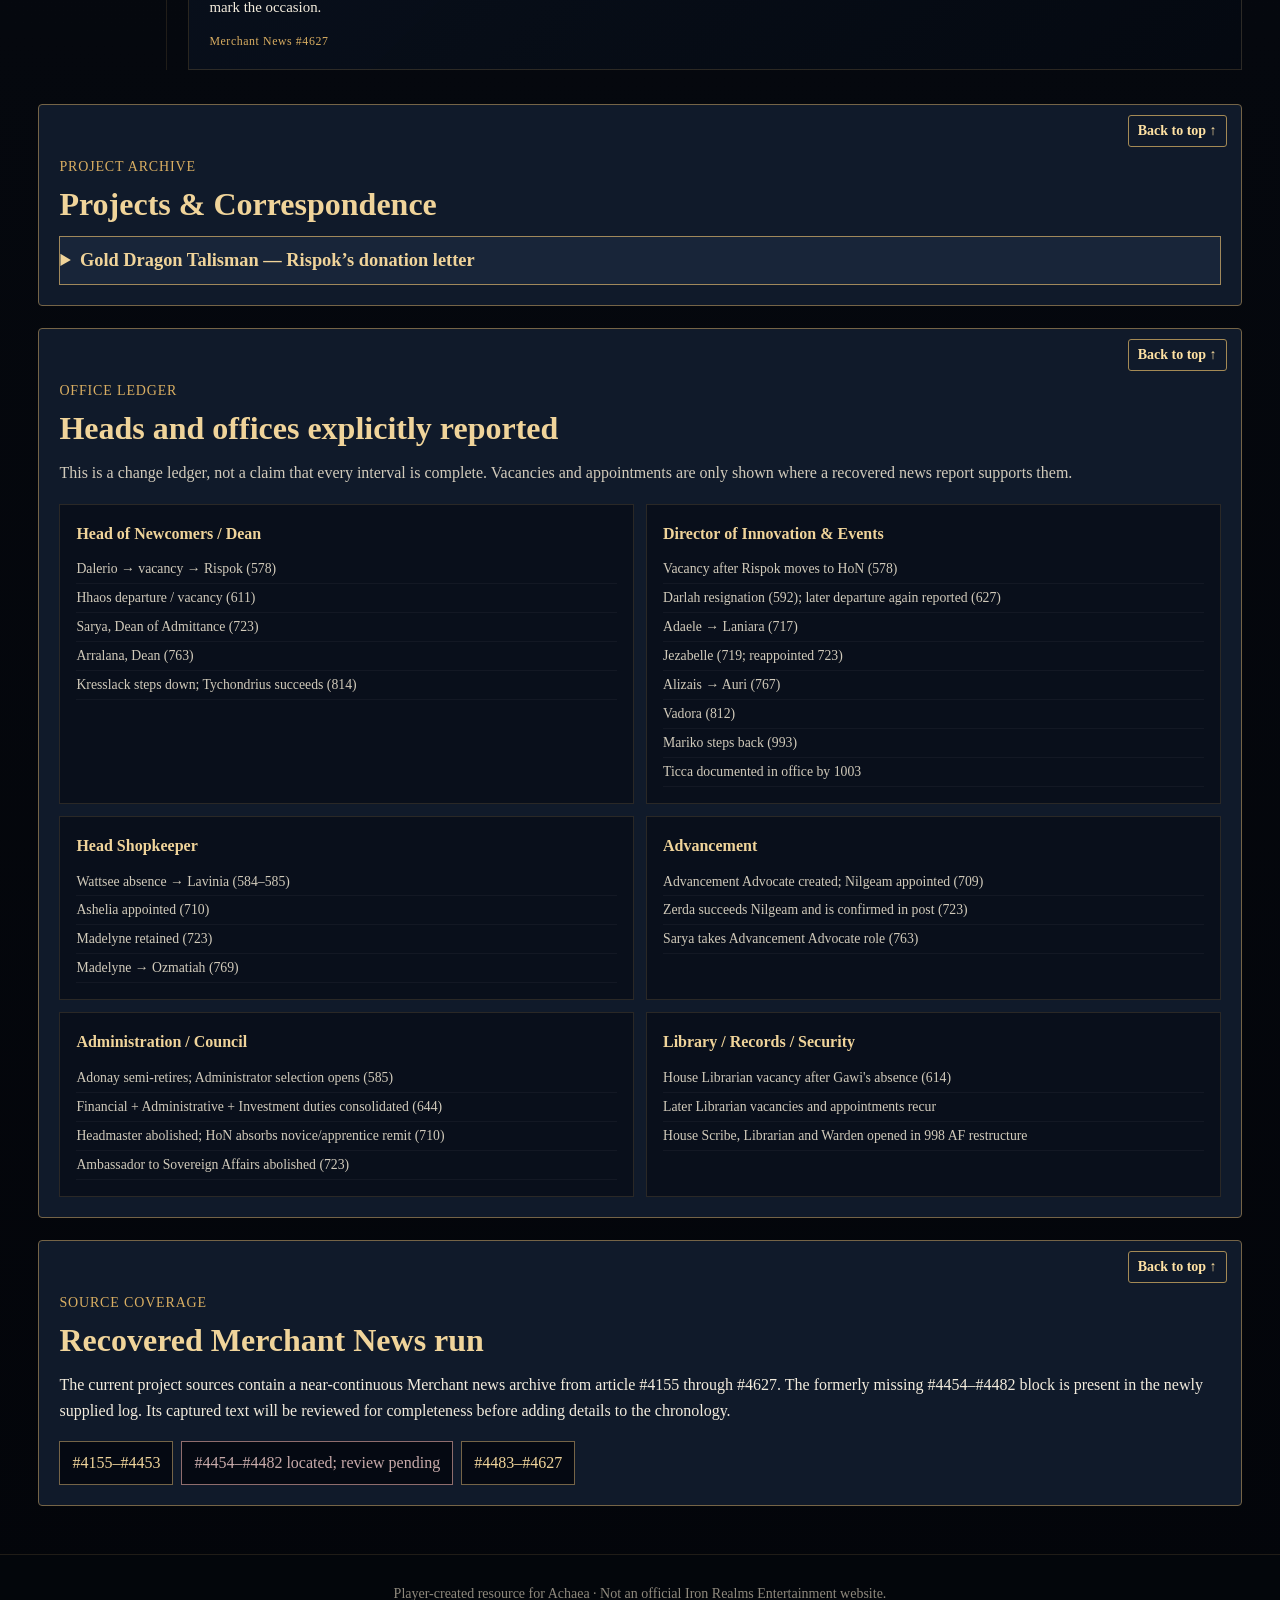
<file: history.html>
<!doctype html>
<html lang="en">
<head>
<meta charset="utf-8">
<meta name="viewport" content="width=device-width,initial-scale=1">
<title>Reported History · Grand Merchant Collective</title>
<link rel="stylesheet" href="styles.css?v=section-top-links">
</head>
<body id="top">
<header class="site-header inner-header">
  <a class="header-crest" href="index.html" aria-label="Grand Merchant Collective home"><img src="grand-merchant-collective-crest.png" alt="Grand Merchant Collective crest"></a>
  <div class="brand"><span class="eyebrow">ACHAEA</span><h1>Grand Merchant Collective</h1><p class="page-subtitle">Planner · Archive · Guide</p></div>
  <nav aria-label="Primary navigation"><a href="index.html">Home</a><a href="calendar.html">Calendar</a><a href="merchants.html">Merchants</a><a href="crucible.html">Crucible</a><a href="shorthand.html">Shorthand</a><a href="index.html#learning">Learning</a><a href="history.html">History</a><a href="index.html#contact">Contact</a></nav>
</header>

<main class="history-page">
<section class="panel history-hero has-section-top"><a class="section-top-link" href="#top" aria-label="Back to top of page">Back to top ↑</a>
  <span class="kicker">News-derived archive</span>
  <h2>Reported History of the Grand Merchant Collective</h2>
  <p>This chronology is built from Merchant news reports rather than reconstructed memory. Leadership changes, offices, relocations, structural changes, patronage, estate development, and major House initiatives are recorded with their article numbers so the source can be traced.</p>
  <div class="archive-stats">
    <div><strong>431</strong><span>news reports currently recovered</span></div>
    <div><strong>#4155–#4627</strong><span>overall article span</span></div>
    <div><strong>#4454–#4482</strong><span>located in the supplied log; transcription review pending</span></div>
  </div>
  <p class="archive-caution">The supplied Mudlet log contains the formerly missing #4454–#4482 article headers. Some captured posts are truncated; their content is being checked before expanding the chronology.</p>
</section>

<section class="panel section leadership-section has-section-top"><a class="section-top-link" href="#top" aria-label="Back to top of page">Back to top ↑</a>
  <span class="kicker">House Leadership</span>
  <h2>Keeper / House Leader succession</h2>
  <div class="leader-line">
    <article class="leader-card">
      <span class="leader-years">Before available run – 650 AF</span>
      <h3>Kitarel Ar'kena</h3>
      <p><strong>Overseer of Prosperity → Keeper of the Coin</strong></p>
      <p>In 649 AF Kitarel reported that she had served as leader for 101 years. Her tenure spans the transition from the Merchants of the Crown to the Grand Merchant Collective and the move from Hashan to Delos.</p>
      <small>Merchant News #4367; transition confirmed by #4370–#4372</small>
    </article>
    <div class="leader-arrow" aria-hidden="true">→</div>
    <article class="leader-card">
      <span class="leader-years">650–669 AF</span>
      <h3>Sheltan Tiercel</h3>
      <p><strong>House Leader / Keeper of the Coin</strong></p>
      <p>Elected on 25 Scarlatan 650 AF with 7 votes to Rispok's 5. Sheltan's own contestation thanked Kitarel for her century-plus of service.</p>
      <small>Merchant News #4370–#4373</small>
    </article>
    <div class="leader-arrow" aria-hidden="true">→</div>
    <article class="leader-card">
      <span class="leader-years">669 AF – current recovered archive</span>
      <h3>Laytron Rousseau</h3>
      <p><strong>Keeper of the Coin</strong></p>
      <p>Laytron stood for leadership during the 669 AF contest. Political Administrator Chanakya subsequently recorded him as the new House Leader. Later recovered news through 1014 AF continues to identify him as Keeper of the Coin.</p>
      <small>Merchant News #4410, #4418–#4419; later reports through #4627</small>
    </article>
  </div>
</section>

<section class="history-key" aria-label="History category legend">
  <strong class="history-key-title">Category</strong>
  <div class="history-key-items">
  <span class="history-chip leadership">Leadership</span>
  <span class="history-chip office">Head / Council office</span>
  <span class="history-chip structure">House structure</span>
  <span class="history-chip place">Estate / location</span>
  <span class="history-chip patron">Patronage</span>
  <span class="history-chip event">Events / public work</span>
  </div>
</section>

<section class="history-timeline" aria-label="Chronological Merchant history">
  <article class="history-entry structure">
    <div class="history-date">575 AF</div>
    <div class="history-body">
      <span class="history-type">Identity & direction</span>
      <h3>A House reconsidering its direction</h3>
      <p>Camande clarified that a referendum about “change” did not itself abandon the House's founding mission as Merchants. It asked whether the House should explore options in response to pressures affecting that identity.</p>
      <div class="news-ref">Merchant News #4168</div>
    </div>
  </article>

  <article class="history-entry patron">
    <div class="history-date">575 AF</div>
    <div class="history-body">
      <span class="history-type">Patronage</span>
      <h3>Lord Phaestus returns as Patron</h3>
      <p>Kitarel announced the accepted return of Lord Phaestus, the Lord Smith, as House Patron.</p>
      <div class="news-ref">Merchant News #4170</div>
    </div>
  </article>

  <article class="history-entry office">
    <div class="history-date">578 AF</div>
    <div class="history-body">
      <span class="history-type">Head of Newcomers / D.I.E.</span>
      <h3>Dalerio resigns; Rispok takes newcomer leadership</h3>
      <p>Dalerio resigned as Head of Newcomers. Rispok was appointed to the role, creating a vacancy for Director of Innovation and Events. Rispok then reported his plans to review newcomer scrolls, projects, and training.</p>
      <div class="news-ref">Merchant News #4176, #4179–#4180</div>
    </div>
  </article>

  <article class="history-entry office">
    <div class="history-date">584–585 AF</div>
    <div class="history-body">
      <span class="history-type">Shopkeeping / Administration</span>
      <h3>Shop and administrative posts change hands</h3>
      <p>Wattsee's absence opened the Head House Shopkeeper position. Lavinia later announced her appointment. Adonay then announced semi-retirement, opening the selection of a new House Administrator.</p>
      <div class="news-ref">Merchant News #4194, #4197–#4198</div>
    </div>
  </article>

  <article class="history-entry office">
    <div class="history-date">592–627 AF</div>
    <div class="history-body">
      <span class="history-type">Director of Innovation and Events</span>
      <h3>The D.I.E. office repeatedly turns over</h3>
      <p>Darlah resigned in 592 AF after years of events work. Later reports record Tierny's absence creating another vacancy, followed by a later departure by Darlah from the position in 627 AF. The archive preserves the openings as reported rather than filling unrecorded intervals.</p>
      <div class="news-ref">Merchant News #4223, #4276, #4298</div>
    </div>
  </article>

  <article class="history-entry office">
    <div class="history-date">611–614 AF</div>
    <div class="history-body">
      <span class="history-type">Newcomers / Internal Affairs / Library</span>
      <h3>Education and internal offices are reorganised</h3>
      <p>Hhaos left the Head of Newcomers and Blade Path posts, opening two vacancies. Soon after, D.I.E. was designated a non-executive director role, a new Internal Affairs post was opened, and the House Librarian position was advertised following Gawi's absence.</p>
      <div class="news-ref">Merchant News #4262, #4266–#4267</div>
    </div>
  </article>

  <article class="history-entry leadership place">
    <div class="history-date">633 AF</div>
    <div class="history-body">
      <span class="history-type">Major transition</span>
      <h3>From the Merchants of the Crown to the Grand Merchant Collective of Delos</h3>
      <p>With the Delos bazaar nearing completion, Kitarel announced that the main headquarters would move from Hashan's Citadel of Prosperity to Delos. The House would pursue a broader identity as a banner for Merchants across Sapience. The following report states that the Hashan chapter had come to its completion and records Kitarel under the title Keeper of the Coin.</p>
      <p>The new estate included public rooms, a stable and bar, with the House Hall and specialised facilities within the Delos estate.</p>
      <div class="news-ref">Merchant News #4315–#4317</div>
    </div>
  </article>

  <article class="history-entry structure">
    <div class="history-date">637 AF</div>
    <div class="history-body">
      <span class="history-type">Council structure</span>
      <h3>Non-executive director positions dissolved</h3>
      <p>Kitarel announced that non-executive director posts were removed from House structure. Event and library responsibilities were redistributed across Council rather than assigned to a single non-executive office.</p>
      <div class="news-ref">Merchant News #4334</div>
    </div>
  </article>

  <article class="history-entry structure">
    <div class="history-date">643–644 AF</div>
    <div class="history-body">
      <span class="history-type">Council consolidation</span>
      <h3>Four formal Council roles are defined, then consolidated</h3>
      <p>The House published duties for Dean of Admittance, Administrative Officer, Headmaster, and Investment Manager. With low application numbers, the next restructuring combined Headmaster with Dean of Admittance under the Headmaster title, and combined financial, administrative, and investment work under Administrative Officer.</p>
      <div class="news-ref">Merchant News #4351, #4357</div>
    </div>
  </article>

  <article class="history-entry leadership">
    <div class="history-date">649–650 AF</div>
    <div class="history-body">
      <span class="history-type">Leadership change</span>
      <h3>Kitarel closes a 101-year leadership tenure; Sheltan elected</h3>
      <p>Kitarel described 101 years of leadership, first as Overseer of Prosperity and then Keeper of the Coin, and expressed hope of passing the mantle. Sheltan contested, won the election 7–5 over Rispok, and was formally recorded as House Leader.</p>
      <div class="news-ref">Merchant News #4367, #4370–#4373</div>
    </div>
  </article>

  <article class="history-entry leadership">
    <div class="history-date">669 AF</div>
    <div class="history-body">
      <span class="history-type">Leadership change</span>
      <h3>Laytron enters House leadership</h3>
      <p>During the leadership contest, Laytron cited previous CrownMerchant leadership, novice and apprentice work, investment management, and the need to restore momentum. The subsequent House election records Laytron as the new House Leader.</p>
      <div class="news-ref">Merchant News #4410, #4418–#4419</div>
    </div>
  </article>

  <article class="history-entry structure">
    <div class="history-date">670–699 AF</div>
    <div class="history-body">
      <span class="history-type">Archive note</span>
      <h3>Education, meetings, appointments, shops and anniversary work continue</h3>
      <p>The recovered reports in this period include Council openings, meeting minutes, novice-program updates, shopkeeping, design contests, and the House's 50th anniversary. The formerly missing #4454–#4482 block has been located in the supplied log. Office succession in this interval awaits review of the captured text.</p>
      <div class="news-ref">Recovered run #4420–#4453 and #4483 onward; #4454–#4482 located, review pending</div>
    </div>
  </article>

  <article class="history-entry structure office">
    <div class="history-date">709–710 AF</div>
    <div class="history-body">
      <span class="history-type">House / Council restructure</span>
      <h3>Advancement, combat, shops, public image and seafaring receive defined roles</h3>
      <p>Laytron created Advancement Advocate and appointed Nilgeam, while Sir Tyamat was asked to support combat and security learning. After Alarke's departure and Rispok stepping down, Headmaster was abolished and Head of Newcomers took responsibility for novices and apprentices.</p>
      <p>A later appointment report names Ashelia as Head Shopkeeper, Korimir for public image and relations, Spas for the House ship and trade work, and Illyose for security and combat.</p>
      <div class="news-ref">Merchant News #4498, #4500–#4501</div>
    </div>
  </article>

  <article class="history-entry office event">
    <div class="history-date">717–723 AF</div>
    <div class="history-body">
      <span class="history-type">D.I.E. / Council</span>
      <h3>Rapid D.I.E. changes and a root-and-branch Council review</h3>
      <p>Adaele stepped down as D.I.E.; Laniara was appointed, and Jezabelle later appears in the role after Laniara's departure. Korimir's public-image position passed to Zerda. Laytron then opened every Council role for review.</p>
      <p>The resulting 723 AF structure appointed Sarya as Dean of Admittance, Zerda as Advancement Advocate, retained Madelyne as Head Shopkeeper, reappointed Jezabelle as D.I.E., retained Gawi and Illyose, and abolished Ambassador to Sovereign Affairs.</p>
      <div class="news-ref">Merchant News #4509–#4510, #4515–#4517, #4519–#4521</div>
    </div>
  </article>

  <article class="history-entry office">
    <div class="history-date">762–769 AF</div>
    <div class="history-body">
      <span class="history-type">Dean / Advancement / D.I.E. / Shopkeeping</span>
      <h3>Another Council reshuffle</h3>
      <p>Arralana and Sarya swapped duties: Arralana became Dean of Admittance and Sarya Advancement Advocate. Later, Alizais stepped down from D.I.E.; Auri took the post for an initial two-year period. Madelyne stepped down as Head Shopkeeper and Ozmatiah accepted the position.</p>
      <div class="news-ref">Merchant News #4538, #4544–#4546</div>
    </div>
  </article>

  <article class="history-entry office event">
    <div class="history-date">812–814 AF</div>
    <div class="history-body">
      <span class="history-type">D.I.E. / Dean of Admittance</span>
      <h3>Vadora takes D.I.E.; Tychondrius takes newcomer education</h3>
      <p>Laytron appointed Vadora Director of Innovation and Events, succeeding Auri. Kresslack later stepped down as Dean of Admission / Head of Novices, and Tychondrius reported taking the Dean of Admittance office.</p>
      <div class="news-ref">Merchant News #4553, #4555–#4556</div>
    </div>
  </article>

  <article class="history-entry structure">
    <div class="history-date">884 AF</div>
    <div class="history-body">
      <span class="history-type">Recorded House debate</span>
      <h3>Hashan relationship discussed in the news</h3>
      <p>Laytron relayed a request for a Merchant speaker in a Hashani ritual on growth and Progress. Kresslack responded with a different view, stressing the Collective's independence after leaving Hashan for Delos and arguing for impartiality. These are preserved as distinct reported positions.</p>
      <div class="news-ref">Merchant News #4584–#4585</div>
    </div>
  </article>

  <article class="history-entry place">
    <div class="history-date">933 AF</div>
    <div class="history-body">
      <span class="history-type">Library / historical record</span>
      <h3>A House history book enters the library</h3>
      <p>Moritza reported that a book detailing the history of the House had been placed in the quiet corner of the library and requested more works concerning history and commerce.</p>
      <div class="news-ref">Merchant News #4600</div>
    </div>
  </article>

  <article class="history-entry structure">
    <div class="history-date">940 AF</div>
    <div class="history-body">
      <span class="history-type">Order of the Coin</span>
      <h3>Charter of Honour submitted</h3>
      <p>Bumin Rousseau published the Charter of Honour submitted to the Knights Guild for the Order of the Coin, tying the Merchant House to a formal chivalric framework centred on commerce, honour and integrity.</p>
      <div class="news-ref">Merchant News #4609–#4610</div>
    </div>
  </article>

  <article class="history-entry place">
    <div class="history-date">969–974 AF</div>
    <div class="history-body">
      <span class="history-type">Estate development</span>
      <h3>Suggestion system and amphitheatre added</h3>
      <p>The estate suggestion box was connected to House logs so anonymous proposals could be seen by the House. Later, an amphitheatre designed through Mariko's work was added near the market stalls for public performances and gatherings.</p>
      <div class="news-ref">Merchant News #4612–#4613</div>
    </div>
  </article>

  <article class="history-entry place event">
    <div class="history-date">987–989 AF</div>
    <div class="history-body">
      <span class="history-type">Merchant Manor</span>
      <h3>The Merchant Manor opens and begins hosting House activity</h3>
      <p>News reports advertise Mayaween activity at the Manor, followed by Laytron's grand-opening announcement. Private rooms were subsequently offered within the Manor.</p>
      <div class="news-ref">Merchant News #4616–#4619</div>
    </div>
  </article>

  <article class="history-entry office">
    <div class="history-date">993–1003 AF</div>
    <div class="history-body">
      <span class="history-type">Director of Innovation and Events</span>
      <h3>Mariko steps back; Ticca appears as D.I.E.</h3>
      <p>Mariko stepped back from active House duty, opening the D.I.E. office. In 998 AF Laytron again described the coming appointment as part of a broader House revitalisation. By 1003 AF, Ticca Indasha signs the World Games design-contest results as Director of Innovation and Events.</p>
      <div class="news-ref">Merchant News #4620, #4622–#4623</div>
    </div>
  </article>

  <article class="history-entry structure event">
    <div class="history-date">998–1010 AF</div>
    <div class="history-body">
      <span class="history-type">Restructuring / House planning</span>
      <h3>New support roles and renewed House planning</h3>
      <p>The 998 AF restructuring opened House Scribe, House Librarian and House Warden, and proposed a team under Kassie to support advancement from HR3 to HR5. The 1010 AF meetings returned attention to the Merchant Manor, Delosian Commons, social events, a special House event, sailing, procurement, dungeoneering, scrolls, library work and capital investment.</p>
      <div class="news-ref">Merchant News #4622, #4624–#4626</div>
    </div>
  </article>

  <article class="history-entry patron">
    <div class="history-date">1014 AF</div>
    <div class="history-body">
      <span class="history-type">Patronage</span>
      <h3>Prospero's patronage returns to discussion</h3>
      <p>Laytron reported the opportunity for Lord Prospero to return as House Patron, noting that Prospero had served as patron twice before and asking members for ideas to mark the occasion.</p>
      <div class="news-ref">Merchant News #4627</div>
    </div>
  </article>
</section>


<section id="gold-dragon-talisman" class="panel section has-section-top"><a class="section-top-link" href="#top" aria-label="Back to top of page">Back to top ↑</a>
 <span class="kicker">Project archive</span>
 <h2>Projects &amp; Correspondence</h2>
 <details class="project-letter">
 <summary style="cursor:pointer;color:var(--gold2);padding:10px 0;font-size:1.15rem">Gold Dragon Talisman — Rispok’s donation letter</summary>
 <h3>Original letter · Merchants News #4349</h3>
 <pre style="white-space:pre-wrap;overflow-wrap:anywhere;font:inherit;line-height:1.6;padding:16px;border:1px solid var(--line);background:#0b1220">MERCHANTS NEWS #4349                                    (11/29/2013 at 01:03)  
From   : Merchant Rispok, Indefatigable Lupine
To     : Everyone
Subject: Gold Dragon Talisman Donations
Merchants,

 The following is a list of who donated what for the Gold Dragon Talisman. It was not fully completed, but was sold piecemeal.


31 level 1 'a Gold Dragon's claw' from Artanis
1 level 1 'a Gold Dragon's claw' from Gamoneterik
5 level 1 'a Gold Dragon's claw' from Kitarel
7 level 1 'a Gold Dragon's claw' from Nat
16 level 1 'a Gold Dragon's Claw' from Rispok


1 level 1 'a Gold Dragon's heart' from Kitarel
63 level 1 'a Gold Dragon's heart' from Rispok


25 level 1 'a Gold Dragon's tooth' from Artanis
2 level 1 'a Gold Dragon's tooth' from Kitarel
2 level 1 'a Gold Dragon's tooth' from Tyamat


20 level 1 'a Gold Dragon's scale' from Artanis
25 level 1 'a Gold Dragon's scale' from Kitarel
19 level 1 'a Gold Dragon's scale' from Rispok


29 level 1 'Gold Dragon's leather' from Artanis
6 level 1 'Gold Dragon's leather' from Kitarel
1 level 1 'Gold Dragon's leather' from Nat
28 level 1 'Gold Dragon's leather' from Rispok


20 level 1 'a Gold Dragon bone' from Artanis
1 level 1 'a Gold Dragon bone' from Gamoneterik
38 level 1 'a Gold Dragon bone' from Kitarel
5 level 1 'a Gold Dragon bone' from Rispok


23 level 1 'a Gold Dragon's eye' from Artanis
2 level 1 'a Gold Dragon's eye' from Gamoneterik
2 level 1 'a Gold Dragon's eye' from Kitarel
36 level 1 'a Gold Dragon's eye' from Rispok
1 level 1 'a Gold Dragon's eye' from Tyamat


2 level 1 'a Gold Dragon's brain stem' from Kitarel
2 level 1 'a Gold Dragon's brain stem' from Tyamat


Thanks for all your hard work,
  Rispok

Penned by my hand on the 6th of Ero, in the year 641 AF.</pre>
 <details><summary style="cursor:pointer;color:var(--gold2);padding:10px 0">Project context &amp; donation totals</summary>
 <p><strong>Earlier announcement:</strong> Kitarel’s “Grand Merchant Auction” (Merchant News #4335, 12 Phaestian 637 AF; 13 October 2013) proposed Gold and Silver Dragon talisman sets among possible auction lots to raise funds for an Eleusis shop. Tyamat was spearheading the event, and PROJECT 413 tracked donations. The announcement says talisman collection was already underway, so it is an early located announcement rather than proof of the project’s first post.</p><p class="note">Silver is named as a proposed set. Neither this announcement nor Rispok’s Gold donation report establishes that a Silver set was completed.</p>
 <p>Merchant Rispok, Indefatigable Lupine, recorded donations from Artanis, Gamoneterik, Kitarel, Nat, Rispok, and Tyamat. His message states that the Gold Dragon Talisman was <strong>not fully completed</strong> and was <strong>sold piecemeal</strong>.</p>
 <p>The supplied list records <strong>413 level-1 pieces</strong>. These totals count donated pieces; they do not establish a completed talisman or sale proceeds.</p>
 <div style="overflow-x:auto"><table style="width:100%;text-align:left;border-collapse:collapse">
 <caption>Level-1 pieces donated, grouped by component and donor</caption>
 <thead><tr><th scope="col">Component</th><th scope="col">Artanis</th><th scope="col">Gamoneterik</th><th scope="col">Kitarel</th><th scope="col">Nat</th><th scope="col">Rispok</th><th scope="col">Tyamat</th><th scope="col">Total</th></tr></thead>
 <tbody><tr><th scope="row">Claw</th><td>31</td><td>1</td><td>5</td><td>7</td><td>16</td><td>0</td><td>60</td></tr>
<tr><th scope="row">Heart</th><td>0</td><td>0</td><td>1</td><td>0</td><td>63</td><td>0</td><td>64</td></tr>
<tr><th scope="row">Tooth</th><td>25</td><td>0</td><td>2</td><td>0</td><td>0</td><td>2</td><td>29</td></tr>
<tr><th scope="row">Scale</th><td>20</td><td>0</td><td>25</td><td>0</td><td>19</td><td>0</td><td>64</td></tr>
<tr><th scope="row">Leather</th><td>29</td><td>0</td><td>6</td><td>1</td><td>28</td><td>0</td><td>64</td></tr>
<tr><th scope="row">Bone</th><td>20</td><td>1</td><td>38</td><td>0</td><td>5</td><td>0</td><td>64</td></tr>
<tr><th scope="row">Eye</th><td>23</td><td>2</td><td>2</td><td>0</td><td>36</td><td>1</td><td>64</td></tr>
<tr><th scope="row">Brain stem</th><td>0</td><td>0</td><td>2</td><td>0</td><td>0</td><td>2</td><td>4</td></tr></tbody>
 <tfoot><tr><th scope="row">Total</th><td>148</td><td>4</td><td>81</td><td>8</td><td>167</td><td>5</td><td>413</td></tr></tfoot>
 </table></div>
 <p class="news-ref">Source: Merchant News #4349, Rispok to Everyone, “Gold Dragon Talisman Donations”, 6 Ero 641 AF (29 November 2013). Identified in the supplied Mudlet log.</p>
 <details><summary>Rispok’s account of the outcome</summary><blockquote><p>The following is a list of who donated what for the Gold Dragon Talisman. It was not fully completed, but was sold piecemeal.</p></blockquote><p>Closing: “Thanks for all your hard work, Rispok”. Component labels in the table are shortened; all supplied quantities and donor names are retained.</p></details>

 </details>
 </details>
</section>

<section class="panel section office-ledger has-section-top"><a class="section-top-link" href="#top" aria-label="Back to top of page">Back to top ↑</a>
  <span class="kicker">Office ledger</span>
  <h2>Heads and offices explicitly reported</h2>
  <p class="note">This is a change ledger, not a claim that every interval is complete. Vacancies and appointments are only shown where a recovered news report supports them.</p>
  <div class="office-grid">
    <div><strong>Head of Newcomers / Dean</strong><span>Dalerio → vacancy → Rispok (578)</span><span>Hhaos departure / vacancy (611)</span><span>Sarya, Dean of Admittance (723)</span><span>Arralana, Dean (763)</span><span>Kresslack steps down; Tychondrius succeeds (814)</span></div>
    <div><strong>Director of Innovation & Events</strong><span>Vacancy after Rispok moves to HoN (578)</span><span>Darlah resignation (592); later departure again reported (627)</span><span>Adaele → Laniara (717)</span><span>Jezabelle (719; reappointed 723)</span><span>Alizais → Auri (767)</span><span>Vadora (812)</span><span>Mariko steps back (993)</span><span>Ticca documented in office by 1003</span></div>
    <div><strong>Head Shopkeeper</strong><span>Wattsee absence → Lavinia (584–585)</span><span>Ashelia appointed (710)</span><span>Madelyne retained (723)</span><span>Madelyne → Ozmatiah (769)</span></div>
    <div><strong>Advancement</strong><span>Advancement Advocate created; Nilgeam appointed (709)</span><span>Zerda succeeds Nilgeam and is confirmed in post (723)</span><span>Sarya takes Advancement Advocate role (763)</span></div>
    <div><strong>Administration / Council</strong><span>Adonay semi-retires; Administrator selection opens (585)</span><span>Financial + Administrative + Investment duties consolidated (644)</span><span>Headmaster abolished; HoN absorbs novice/apprentice remit (710)</span><span>Ambassador to Sovereign Affairs abolished (723)</span></div>
    <div><strong>Library / Records / Security</strong><span>House Librarian vacancy after Gawi's absence (614)</span><span>Later Librarian vacancies and appointments recur</span><span>House Scribe, Librarian and Warden opened in 998 AF restructure</span></div>
  </div>
</section>

<section class="panel section source-ledger has-section-top"><a class="section-top-link" href="#top" aria-label="Back to top of page">Back to top ↑</a>
  <span class="kicker">Source coverage</span>
  <h2>Recovered Merchant News run</h2>
  <p>The current project sources contain a near-continuous Merchant news archive from article #4155 through #4627. The formerly missing #4454–#4482 block is present in the newly supplied log. Its captured text will be reviewed for completeness before adding details to the chronology.</p>
  <div class="coverage-ranges">
    <span>#4155–#4453</span><span class="coverage-gap">#4454–#4482 located; review pending</span><span>#4483–#4627</span>
  </div>
</section>
</main>

<footer>Player-created resource for Achaea · Not an official Iron Realms Entertainment website.</footer>
</body>
</html>
</file>
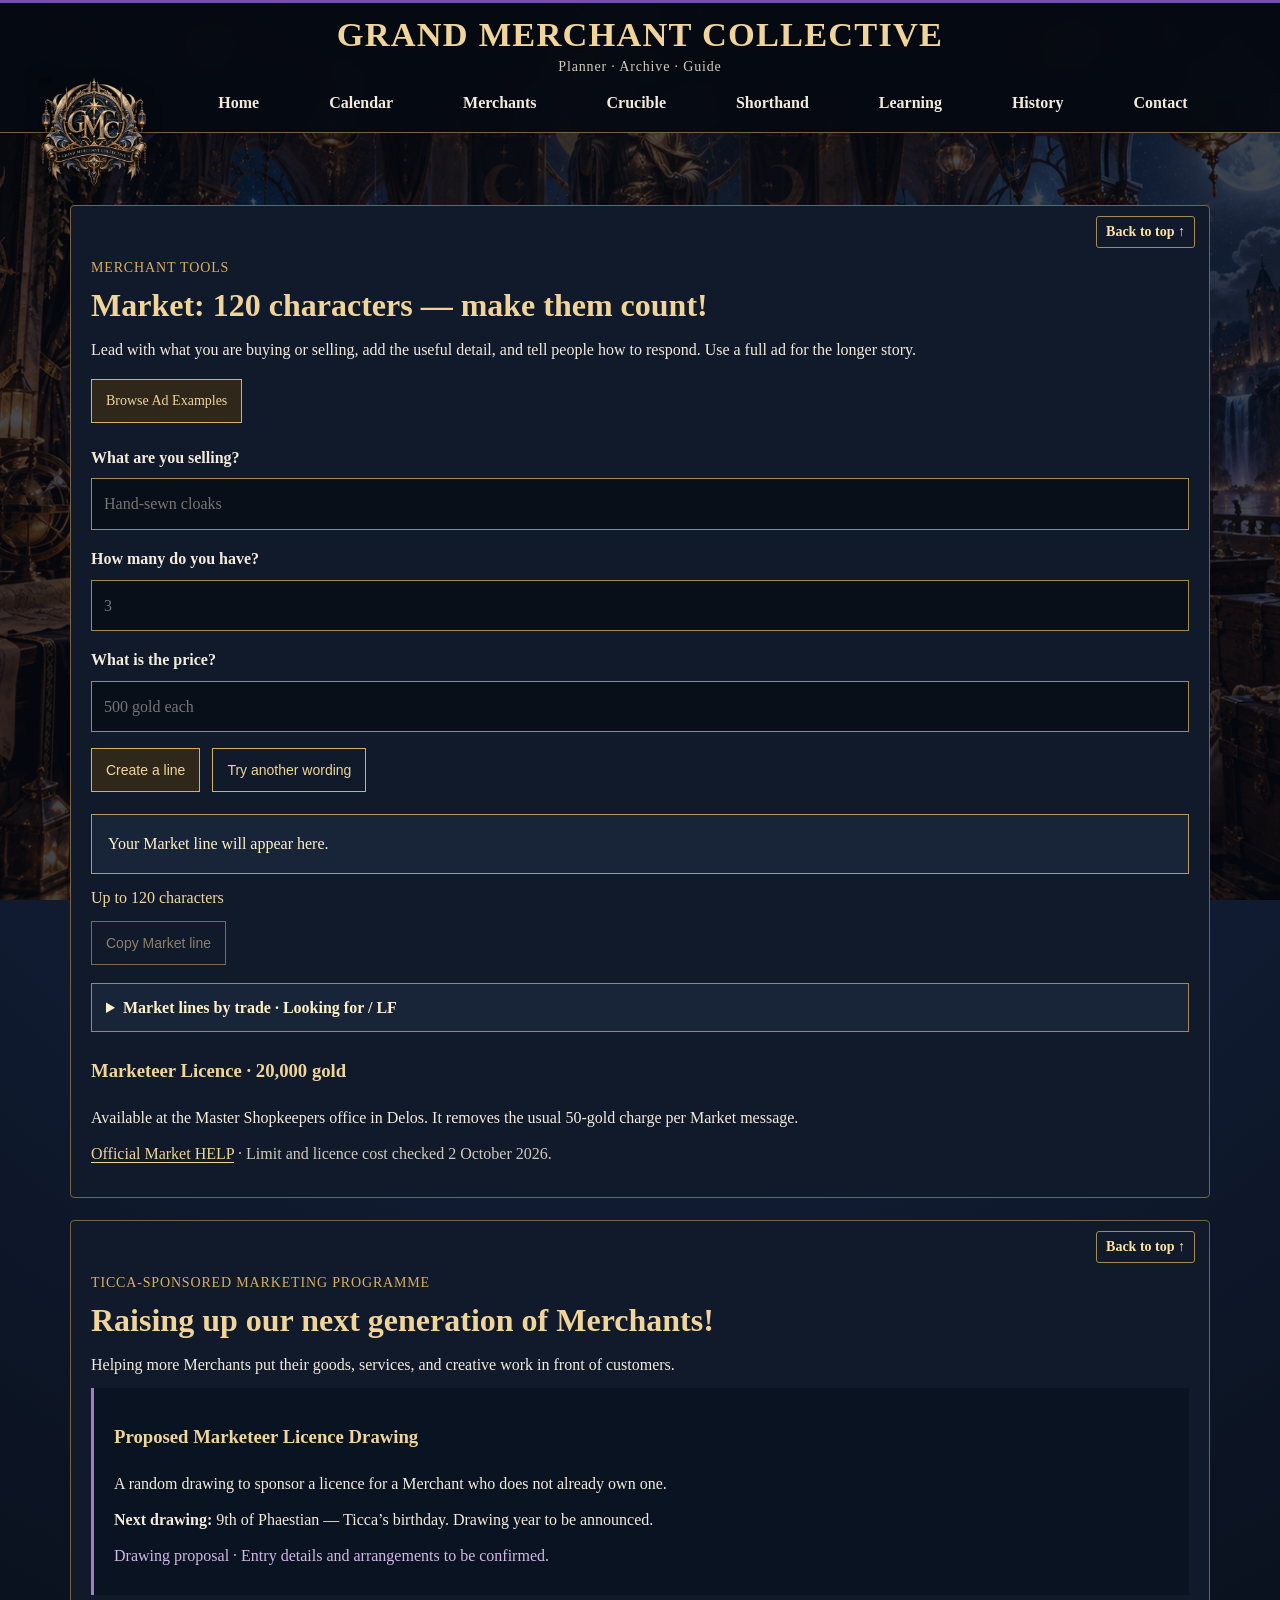
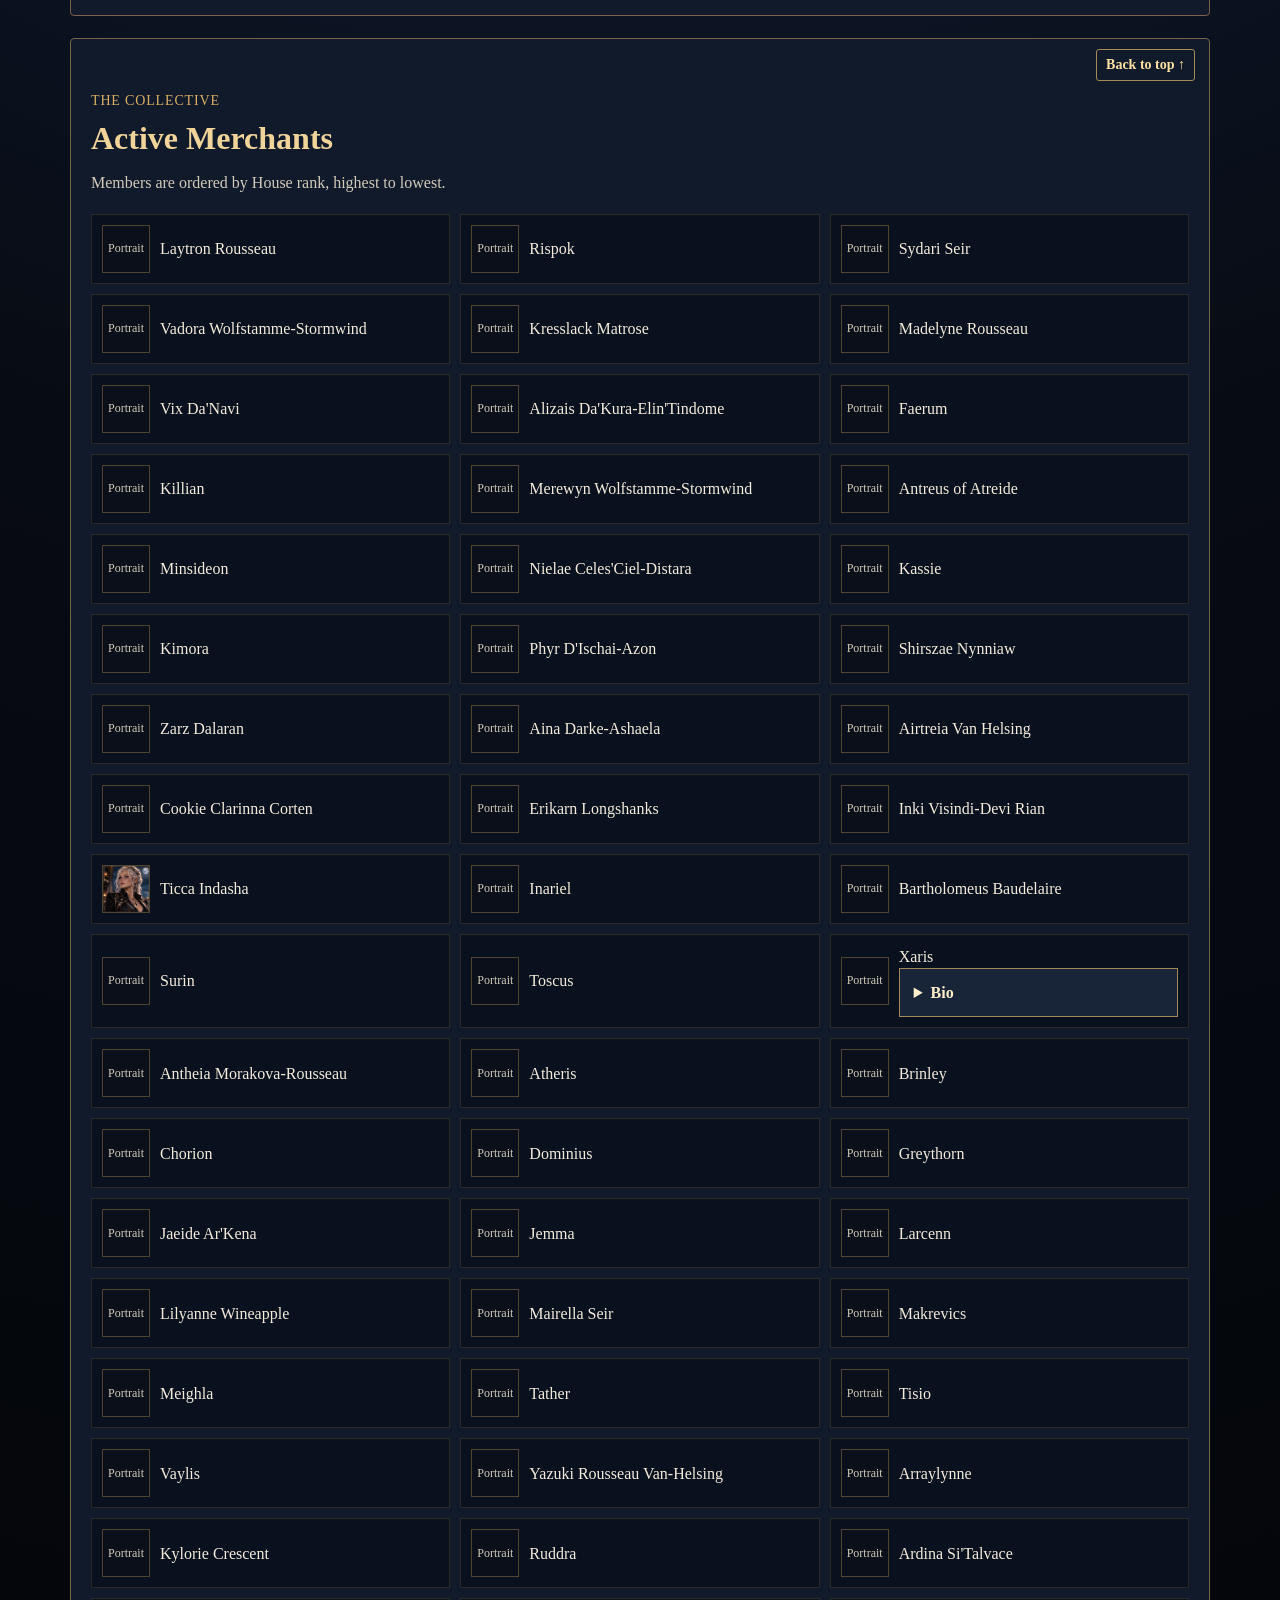
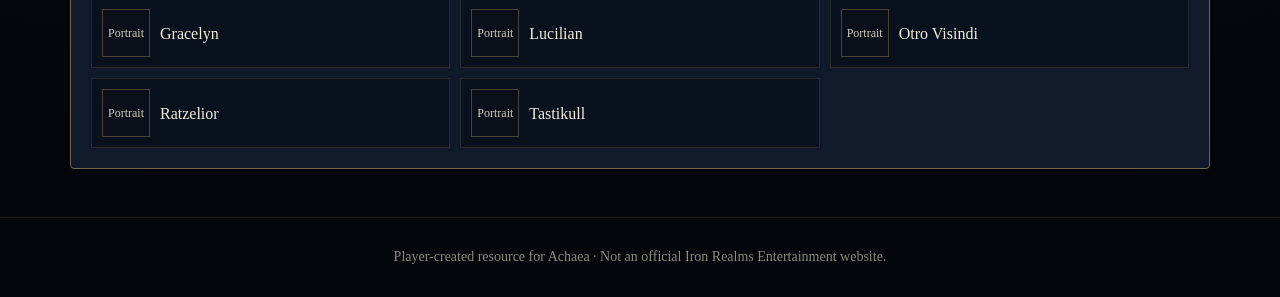
<file: merchants.html>
<!doctype html><html lang="en"><head><meta charset="utf-8"><meta name="viewport" content="width=device-width,initial-scale=1"><title>Active Merchants · Grand Merchant Collective</title><link rel="stylesheet" href="styles.css?v=section-top-links"><style>
#market-message{display:block;box-sizing:border-box;width:100%;padding:12px;margin:10px 0;background:#080f19;border:1px solid #a48a55;color:#fff4dc;font:inherit}#merchant-marketing .actions{margin-bottom:22px}#market-count,#market-copy-status{color:#f0d79e}#copy-market:disabled{opacity:.55;cursor:default}.marketing-drawing{padding:16px 20px;border-left:3px solid #a17dc2;background:#0a1321}.marketing-drawing .note{color:#d2b7e8}
</style></head><body id="top"><header class="site-header inner-header">
  <a class="header-crest" href="index.html" aria-label="Grand Merchant Collective home"><img src="grand-merchant-collective-crest.png" alt="Grand Merchant Collective crest"></a>
  <div class="brand"><span class="eyebrow">ACHAEA</span><h1>Grand Merchant Collective</h1><p class="page-subtitle">Planner · Archive · Guide</p></div>
  <nav aria-label="Primary navigation"><a href="index.html">Home</a><a href="calendar.html">Calendar</a><a href="merchants.html">Merchants</a><a href="crucible.html">Crucible</a><a href="shorthand.html">Shorthand</a><a href="index.html#learning">Learning</a><a href="history.html">History</a><a href="index.html#contact">Contact</a></nav>
</header><main><section id="merchant-marketing" class="panel section has-section-top"><a class="section-top-link" href="#top" aria-label="Back to top of page">Back to top ↑</a>
<span class="kicker">Merchant Tools</span><h2>Market: 120 characters — make them count!</h2>
<p>Lead with what you are buying or selling, add the useful detail, and tell people how to respond. Use a full ad for the longer story.</p>
<div class="actions"><a class="button" href="shorthand.html#ad-creator">Browse Ad Examples</a></div>
<div class="market-generator">
<label for="market-item"><strong>What are you selling?</strong></label><input id="market-item" type="text" placeholder="Hand-sewn cloaks" autocomplete="off">
<label for="market-quantity"><strong>How many do you have?</strong></label><input id="market-quantity" type="text" placeholder="3" autocomplete="off">
<label for="market-price"><strong>What is the price?</strong></label><input id="market-price" type="text" placeholder="500 gold each" autocomplete="off">
<div class="actions"><button id="market-generate" type="button" class="button">Create a line</button><button id="market-another" type="button" class="button ghost">Try another wording</button></div>
<p id="market-message" class="market-generated" aria-live="polite">Your Market line will appear here.</p>
<p id="market-count" role="status" aria-live="polite">Up to 120 characters</p>
<button id="copy-market" type="button" class="button ghost" disabled>Copy Market line</button>
<p id="market-copy-status" role="status" aria-live="polite"></p>
</div><details class="market-line-library"><summary>Market lines by trade · Looking for / LF</summary><p>New suggestions to edit for your own stock and services. Choose a line to preview and copy it above.</p><label for="market-trade"><strong>Trade / purpose</strong></label><select id="market-trade"><option>Armoursmithing</option><option>Artistry</option><option>Augmentation</option><option>Beverages</option><option>Conjuration</option><option>Cooking</option><option>Furnishing</option><option>Gathering</option><option>Harvesting</option><option>Inkmilling</option><option>Jewellery</option><option>Remedies</option><option>Shipfitting</option><option>Tailoring</option><option>Transmutation</option><option>Weaponsmithing</option><option>Looking for / LF</option></select><div id="market-suggestions"></div><p class="note">LF = Looking for · WTB = Want to buy · WTS = Want to sell. Keep your buying or selling intent clear.</p></details><h3>Marketeer Licence · 20,000 gold</h3>
<p>Available at the Master Shopkeepers office in Delos. It removes the usual 50-gold charge per Market message.</p>
<p class="note"><a href="https://www.achaea.com/game-help?what=the-market-channel">Official Market HELP</a> · Limit and licence cost checked 2 October 2026.</p>
</section>
<section id="ticca-marketing-programme" class="panel section has-section-top"><a class="section-top-link" href="#top" aria-label="Back to top of page">Back to top ↑</a>
<span class="kicker">Ticca-sponsored Marketing Programme</span>
<h2>Raising up our next generation of Merchants!</h2>
<p>Helping more Merchants put their goods, services, and creative work in front of customers.</p>
<div class="marketing-drawing"><h3>Proposed Marketeer Licence Drawing</h3>
<p>A random drawing to sponsor a licence for a Merchant who does not already own one.</p>
<p><strong>Next drawing:</strong> 9th of Phaestian — Ticca’s birthday. Drawing year to be announced.</p>
<p class="note">Drawing proposal · Entry details and arrangements to be confirmed.</p></div>
</section><section id="merchants" class="panel section has-section-top"><a class="section-top-link" href="#top" aria-label="Back to top of page">Back to top ↑</a>
 <span class="kicker">The Collective</span><h2>Active Merchants</h2>
 <p class="note">Members are ordered by House rank, highest to lowest.</p>
 <div class="merchant-directory"><article class="merchant-card" data-rank="15"><div class="headshot-placeholder" aria-label="Headshot placeholder"><span>Portrait</span></div><h3>Laytron Rousseau</h3></article><article class="merchant-card" data-rank="14"><div class="headshot-placeholder" aria-label="Headshot placeholder"><span>Portrait</span></div><h3>Rispok</h3></article><article class="merchant-card" data-rank="14"><div class="headshot-placeholder" aria-label="Headshot placeholder"><span>Portrait</span></div><h3>Sydari Seir</h3></article><article class="merchant-card" data-rank="14"><div class="headshot-placeholder" aria-label="Headshot placeholder"><span>Portrait</span></div><h3>Vadora Wolfstamme-Stormwind</h3></article><article class="merchant-card" data-rank="12"><div class="headshot-placeholder" aria-label="Headshot placeholder"><span>Portrait</span></div><h3>Kresslack Matrose</h3></article><article class="merchant-card" data-rank="12"><div class="headshot-placeholder" aria-label="Headshot placeholder"><span>Portrait</span></div><h3>Madelyne Rousseau</h3></article><article class="merchant-card" data-rank="12"><div class="headshot-placeholder" aria-label="Headshot placeholder"><span>Portrait</span></div><h3>Vix Da'Navi</h3></article><article class="merchant-card" data-rank="11"><div class="headshot-placeholder" aria-label="Headshot placeholder"><span>Portrait</span></div><h3>Alizais Da'Kura-Elin'Tindome</h3></article><article class="merchant-card" data-rank="11"><div class="headshot-placeholder" aria-label="Headshot placeholder"><span>Portrait</span></div><h3>Faerum</h3></article><article class="merchant-card" data-rank="11"><div class="headshot-placeholder" aria-label="Headshot placeholder"><span>Portrait</span></div><h3>Killian</h3></article><article class="merchant-card" data-rank="11"><div class="headshot-placeholder" aria-label="Headshot placeholder"><span>Portrait</span></div><h3>Merewyn Wolfstamme-Stormwind</h3></article><article class="merchant-card" data-rank="8"><div class="headshot-placeholder" aria-label="Headshot placeholder"><span>Portrait</span></div><h3>Antreus of Atreide</h3></article><article class="merchant-card" data-rank="8"><div class="headshot-placeholder" aria-label="Headshot placeholder"><span>Portrait</span></div><h3>Minsideon</h3></article><article class="merchant-card" data-rank="8"><div class="headshot-placeholder" aria-label="Headshot placeholder"><span>Portrait</span></div><h3>Nielae Celes'Ciel-Distara</h3></article><article class="merchant-card" data-rank="7"><div class="headshot-placeholder" aria-label="Headshot placeholder"><span>Portrait</span></div><h3>Kassie</h3></article><article class="merchant-card" data-rank="7"><div class="headshot-placeholder" aria-label="Headshot placeholder"><span>Portrait</span></div><h3>Kimora</h3></article><article class="merchant-card" data-rank="7"><div class="headshot-placeholder" aria-label="Headshot placeholder"><span>Portrait</span></div><h3>Phyr D'Ischai-Azon</h3></article><article class="merchant-card" data-rank="7"><div class="headshot-placeholder" aria-label="Headshot placeholder"><span>Portrait</span></div><h3>Shirszae Nynniaw</h3></article><article class="merchant-card" data-rank="7"><div class="headshot-placeholder" aria-label="Headshot placeholder"><span>Portrait</span></div><h3>Zarz Dalaran</h3></article><article class="merchant-card" data-rank="6"><div class="headshot-placeholder" aria-label="Headshot placeholder"><span>Portrait</span></div><h3>Aina Darke-Ashaela</h3></article><article class="merchant-card" data-rank="6"><div class="headshot-placeholder" aria-label="Headshot placeholder"><span>Portrait</span></div><h3>Airtreia Van Helsing</h3></article><article class="merchant-card" data-rank="6"><div class="headshot-placeholder" aria-label="Headshot placeholder"><span>Portrait</span></div><h3>Cookie Clarinna Corten</h3></article><article class="merchant-card" data-rank="6"><div class="headshot-placeholder" aria-label="Headshot placeholder"><span>Portrait</span></div><h3>Erikarn Longshanks</h3></article><article class="merchant-card" data-rank="6"><div class="headshot-placeholder" aria-label="Headshot placeholder"><span>Portrait</span></div><h3>Inki Visindi-Devi Rian</h3></article><article class="merchant-card" data-rank="6"><img src="ticca-indasha.jpg" alt="Portrait of Ticca Indasha"><h3>Ticca Indasha</h3></article><article class="merchant-card" data-rank="5"><div class="headshot-placeholder" aria-label="Headshot placeholder"><span>Portrait</span></div><h3>Inariel</h3></article><article class="merchant-card" data-rank="4"><div class="headshot-placeholder" aria-label="Headshot placeholder"><span>Portrait</span></div><h3>Bartholomeus Baudelaire</h3></article><article class="merchant-card" data-rank="4"><div class="headshot-placeholder" aria-label="Headshot placeholder"><span>Portrait</span></div><h3>Surin</h3></article><article class="merchant-card" data-rank="4"><div class="headshot-placeholder" aria-label="Headshot placeholder"><span>Portrait</span></div><h3>Toscus</h3></article><article class="merchant-card merchant-card-profile" data-rank="4"><div class="headshot-placeholder" aria-label="Headshot placeholder"><span>Portrait</span></div><div><h3>Xaris</h3><details class="merchant-bio"><summary>Bio</summary><p><strong>Xaris's Many Trades</strong></p><p>One craftsman. Far too many tools.</p><p>Need something forged, stitched, mixed, marked, or fitted? Xaris accepts commissions across a broad range of trades:</p><ul><li>Master Armoursmithing and Weaponsmithing</li><li>Tailoring for practical and fashionable needs</li><li>Remedies, Transmutation, and Inkmilling</li><li>Harvesting, Extraction and Gathering</li><li>Heraldry and Shipfitting</li><li>Runelore</li><li>Tattoos, and Inkmilling</li><li>Design services</li><li>General labor</li></ul><p>From steel and sailcloth to inks, herbs, and heraldic seals, bring the job to Xaris. If he lacks the proper tool, it may simply be hiding under another one.</p><p><strong>SEND XARIS A TELL FOR COMMISSIONS</strong></p></details></div></article><article class="merchant-card" data-rank="3"><div class="headshot-placeholder" aria-label="Headshot placeholder"><span>Portrait</span></div><h3>Antheia Morakova-Rousseau</h3></article><article class="merchant-card" data-rank="3"><div class="headshot-placeholder" aria-label="Headshot placeholder"><span>Portrait</span></div><h3>Atheris</h3></article><article class="merchant-card" data-rank="3"><div class="headshot-placeholder" aria-label="Headshot placeholder"><span>Portrait</span></div><h3>Brinley</h3></article><article class="merchant-card" data-rank="3"><div class="headshot-placeholder" aria-label="Headshot placeholder"><span>Portrait</span></div><h3>Chorion</h3></article><article class="merchant-card" data-rank="3"><div class="headshot-placeholder" aria-label="Headshot placeholder"><span>Portrait</span></div><h3>Dominius</h3></article><article class="merchant-card" data-rank="3"><div class="headshot-placeholder" aria-label="Headshot placeholder"><span>Portrait</span></div><h3>Greythorn</h3></article><article class="merchant-card" data-rank="3"><div class="headshot-placeholder" aria-label="Headshot placeholder"><span>Portrait</span></div><h3>Jaeide Ar'Kena</h3></article><article class="merchant-card" data-rank="3"><div class="headshot-placeholder" aria-label="Headshot placeholder"><span>Portrait</span></div><h3>Jemma</h3></article><article class="merchant-card" data-rank="3"><div class="headshot-placeholder" aria-label="Headshot placeholder"><span>Portrait</span></div><h3>Larcenn</h3></article><article class="merchant-card" data-rank="3"><div class="headshot-placeholder" aria-label="Headshot placeholder"><span>Portrait</span></div><h3>Lilyanne Wineapple</h3></article><article class="merchant-card" data-rank="3"><div class="headshot-placeholder" aria-label="Headshot placeholder"><span>Portrait</span></div><h3>Mairella Seir</h3></article><article class="merchant-card" data-rank="3"><div class="headshot-placeholder" aria-label="Headshot placeholder"><span>Portrait</span></div><h3>Makrevics</h3></article><article class="merchant-card" data-rank="3"><div class="headshot-placeholder" aria-label="Headshot placeholder"><span>Portrait</span></div><h3>Meighla</h3></article><article class="merchant-card" data-rank="3"><div class="headshot-placeholder" aria-label="Headshot placeholder"><span>Portrait</span></div><h3>Tather</h3></article><article class="merchant-card" data-rank="3"><div class="headshot-placeholder" aria-label="Headshot placeholder"><span>Portrait</span></div><h3>Tisio</h3></article><article class="merchant-card" data-rank="3"><div class="headshot-placeholder" aria-label="Headshot placeholder"><span>Portrait</span></div><h3>Vaylis</h3></article><article class="merchant-card" data-rank="3"><div class="headshot-placeholder" aria-label="Headshot placeholder"><span>Portrait</span></div><h3>Yazuki Rousseau Van-Helsing</h3></article><article class="merchant-card" data-rank="2"><div class="headshot-placeholder" aria-label="Headshot placeholder"><span>Portrait</span></div><h3>Arraylynne</h3></article><article class="merchant-card" data-rank="2"><div class="headshot-placeholder" aria-label="Headshot placeholder"><span>Portrait</span></div><h3>Kylorie Crescent</h3></article><article class="merchant-card" data-rank="2"><div class="headshot-placeholder" aria-label="Headshot placeholder"><span>Portrait</span></div><h3>Ruddra</h3></article><article class="merchant-card" data-rank="1"><div class="headshot-placeholder" aria-label="Headshot placeholder"><span>Portrait</span></div><h3>Ardina Si'Talvace</h3></article><article class="merchant-card" data-rank="1"><div class="headshot-placeholder" aria-label="Headshot placeholder"><span>Portrait</span></div><h3>Gracelyn</h3></article><article class="merchant-card" data-rank="1"><div class="headshot-placeholder" aria-label="Headshot placeholder"><span>Portrait</span></div><h3>Lucilian</h3></article><article class="merchant-card" data-rank="1"><div class="headshot-placeholder" aria-label="Headshot placeholder"><span>Portrait</span></div><h3>Otro Visindi</h3></article><article class="merchant-card" data-rank="1"><div class="headshot-placeholder" aria-label="Headshot placeholder"><span>Portrait</span></div><h3>Ratzelior</h3></article><article class="merchant-card" data-rank="1"><div class="headshot-placeholder" aria-label="Headshot placeholder"><span>Portrait</span></div><h3>Tastikull</h3></article></div>
</section></main><footer>Player-created resource for Achaea · Not an official Iron Realms Entertainment website.</footer><script>
const marketOutput=document.getElementById('market-message'),marketButton=document.getElementById('copy-market'),marketCount=document.getElementById('market-count'),marketStatus=document.getElementById('market-copy-status');
let marketVariant=0,marketCurrent='';
function displayMarket(text){marketCurrent=text;marketOutput.textContent=text;marketCount.textContent=text.length+' / 120 characters · '+(120-text.length)+' remaining';marketButton.disabled=!text||text.length>120;marketStatus.textContent='';}
function generateMarket(another=false){
 const item=document.getElementById('market-item').value.replace(/\s+/g,' ').trim();
 const quantity=document.getElementById('market-quantity').value.replace(/\s+/g,' ').trim();
 const price=document.getElementById('market-price').value.replace(/\s+/g,' ').trim();
 if(!item||!quantity||!price){marketStatus.textContent='Fill in all three fields to create your line.';return;}
 const lines=[
 'Selling '+quantity+' '+item+' for '+price+'. Send a tell.',
 'Fresh stock: '+quantity+' '+item+' for sale at '+price+'. Send a tell.',
 'Looking for '+item+'? Selling '+quantity+' at '+price+'. Send a tell.',
 'On my trading table: '+quantity+' '+item+', '+price+'. Selling now; send a tell.',
 'Selling '+quantity+' '+item+' — '+price+'. Tell me to claim yours.'
 ].filter(text=>text.length<=120);
 if(!lines.length){marketStatus.textContent='Those details need more than 120 characters. Shorten the item or price wording.';marketButton.disabled=true;return;}
 marketVariant=another?(marketVariant+1)%lines.length:0;displayMarket(lines[marketVariant]);
}
document.getElementById('market-generate').addEventListener('click',()=>generateMarket());
document.getElementById('market-another').addEventListener('click',()=>generateMarket(true));
['market-item','market-quantity','market-price'].forEach(id=>document.getElementById(id).addEventListener('input',()=>{marketButton.disabled=true;marketStatus.textContent='Create a line to use your updated details.';}));
marketButton.addEventListener('click',async()=>{if(!marketCurrent||marketCurrent.length>120)return;try{await navigator.clipboard.writeText(marketCurrent);marketStatus.textContent='Market line copied.';}catch{marketStatus.textContent='Select and copy the line above.';}});
const marketLibrary={"Armoursmithing":["Selling armour and shields. Send a tell for prices and availability.","Offering armour and shields for sale. Tell me what you need.","Need armour and shields? Selling to order; send a tell to discuss.","Selling armour and shields. Bring your wish list; ask for a quote.","Taking paid orders for armour and shields. Send a tell for details."],"Artistry":["Selling custom artwork. Send a tell for prices and availability.","Offering custom artwork for sale. Tell me what you need.","Need custom artwork? Selling to order; send a tell to discuss.","Selling custom artwork. Bring your wish list; ask for a quote.","Taking paid orders for custom artwork. Send a tell for details."],"Augmentation":["Selling augmentation services. Send a tell for prices and availability.","Offering augmentation services for sale. Tell me what you need.","Need augmentation services? Selling to order; send a tell to discuss.","Selling augmentation services. Bring your wish list; ask for a quote.","Taking paid orders for augmentation services. Send a tell for details."],"Beverages":["Selling custom drinks and vessels. Send a tell for prices and availability.","Offering custom drinks and vessels for sale. Tell me what you need.","Need custom drinks and vessels? Selling to order; send a tell to discuss.","Selling custom drinks and vessels. Bring your wish list; ask for a quote.","Taking paid orders for custom drinks and vessels. Send a tell for details."],"Conjuration":["Selling conjuration services. Send a tell for prices and availability.","Offering conjuration services for sale. Tell me what you need.","Need conjuration services? Selling to order; send a tell to discuss.","Selling conjuration services. Bring your wish list; ask for a quote.","Taking paid orders for conjuration services. Send a tell for details."],"Cooking":["Selling custom meals and treats. Send a tell for prices and availability.","Offering custom meals and treats for sale. Tell me what you need.","Need custom meals and treats? Selling to order; send a tell to discuss.","Selling custom meals and treats. Bring your wish list; ask for a quote.","Taking paid orders for custom meals and treats. Send a tell for details."],"Furnishing":["Selling custom furniture. Send a tell for prices and availability.","Offering custom furniture for sale. Tell me what you need.","Need custom furniture? Selling to order; send a tell to discuss.","Selling custom furniture. Bring your wish list; ask for a quote.","Taking paid orders for custom furniture. Send a tell for details."],"Gathering":["Selling gathered reagents. Send a tell for prices and availability.","Offering gathered reagents for sale. Tell me what you need.","Need gathered reagents? Selling to order; send a tell to discuss.","Selling gathered reagents. Bring your wish list; ask for a quote.","Taking paid orders for gathered reagents. Send a tell for details."],"Harvesting":["Selling herbs and plants. Send a tell for prices and availability.","Offering herbs and plants for sale. Tell me what you need.","Need herbs and plants? Selling to order; send a tell to discuss.","Selling herbs and plants. Bring your wish list; ask for a quote.","Taking paid orders for herbs and plants. Send a tell for details."],"Inkmilling":["Selling inks and warpaints. Send a tell for prices and availability.","Offering inks and warpaints for sale. Tell me what you need.","Need inks and warpaints? Selling to order; send a tell to discuss.","Selling inks and warpaints. Bring your wish list; ask for a quote.","Taking paid orders for inks and warpaints. Send a tell for details."],"Jewellery":["Selling custom jewellery. Send a tell for prices and availability.","Offering custom jewellery for sale. Tell me what you need.","Need custom jewellery? Selling to order; send a tell to discuss.","Selling custom jewellery. Bring your wish list; ask for a quote.","Taking paid orders for custom jewellery. Send a tell for details."],"Remedies":["Selling remedies and curatives. Send a tell for prices and availability.","Offering remedies and curatives for sale. Tell me what you need.","Need remedies and curatives? Selling to order; send a tell to discuss.","Selling remedies and curatives. Bring your wish list; ask for a quote.","Taking paid orders for remedies and curatives. Send a tell for details."],"Shipfitting":["Selling ship fittings. Send a tell for prices and availability.","Offering ship fittings for sale. Tell me what you need.","Need ship fittings? Selling to order; send a tell to discuss.","Selling ship fittings. Bring your wish list; ask for a quote.","Taking paid orders for ship fittings. Send a tell for details."],"Tailoring":["Selling custom clothing. Send a tell for prices and availability.","Offering custom clothing for sale. Tell me what you need.","Need custom clothing? Selling to order; send a tell to discuss.","Selling custom clothing. Bring your wish list; ask for a quote.","Taking paid orders for custom clothing. Send a tell for details."],"Transmutation":["Selling minerals. Send a tell for prices and availability.","Offering minerals for sale. Tell me what you need.","Need minerals? Selling to order; send a tell to discuss.","Selling minerals. Bring your wish list; ask for a quote.","Taking paid orders for minerals. Send a tell for details."],"Weaponsmithing":["Selling custom weapons. Send a tell for prices and availability.","Offering custom weapons for sale. Tell me what you need.","Need custom weapons? Selling to order; send a tell to discuss.","Selling custom weapons. Bring your wish list; ask for a quote.","Taking paid orders for custom weapons. Send a tell for details."],"Looking for / LF":["LF a crafter for a paid commission. Send a tell with your trade and rates.","Buying herbs and minerals. Send a tell with stock and prices.","WTB talisman pieces. Send a tell with piece, level, source, and price.","LF custom artwork; paying for a commission. Send a tell with rates.","Buying cards for my collection. Send a tell with names and asking prices."]};
function showMarketLines(){const box=document.getElementById('market-suggestions');box.replaceChildren();for(const text of marketLibrary[document.getElementById('market-trade').value]){const button=document.createElement('button');button.type='button';button.className='market-suggestion';button.textContent=text;button.addEventListener('click',()=>displayMarket(text));box.append(button);}}
document.getElementById('market-trade').addEventListener('change',showMarketLines);showMarketLines();
</script></body></html>
</file>
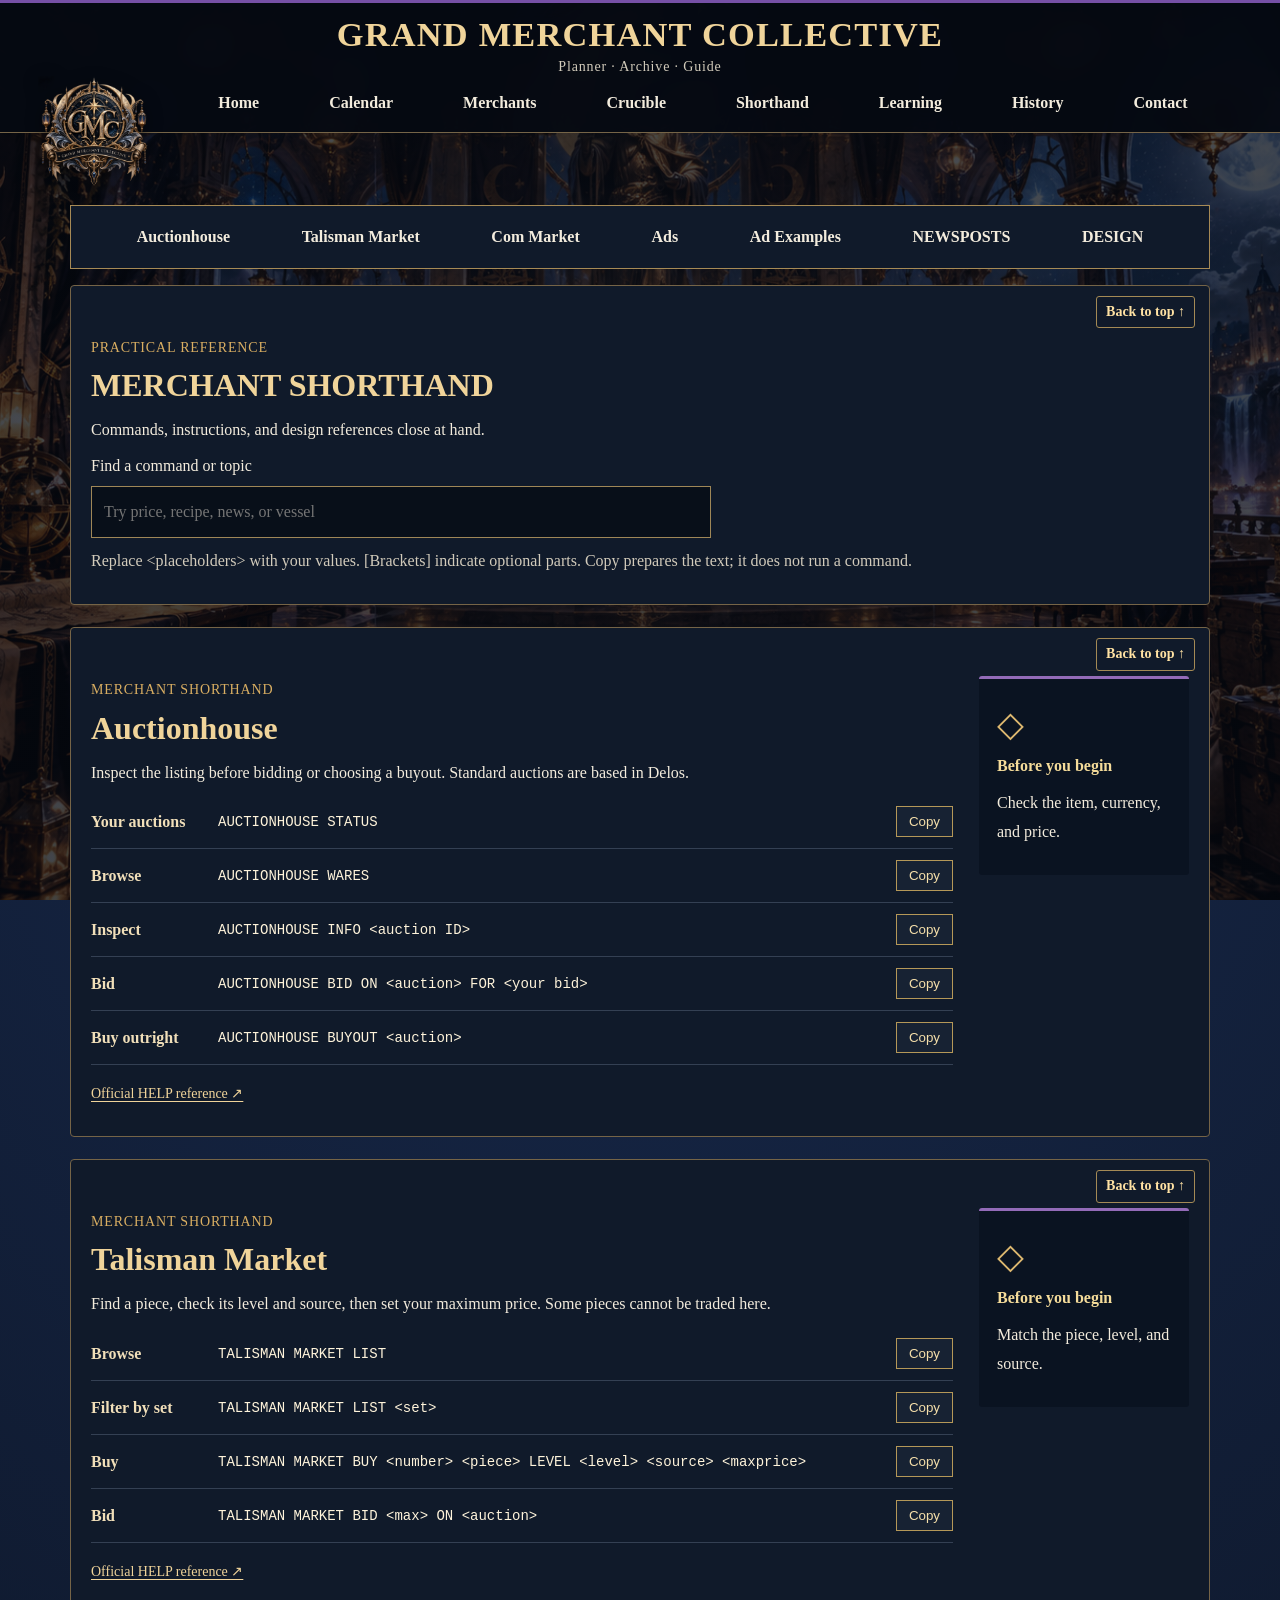
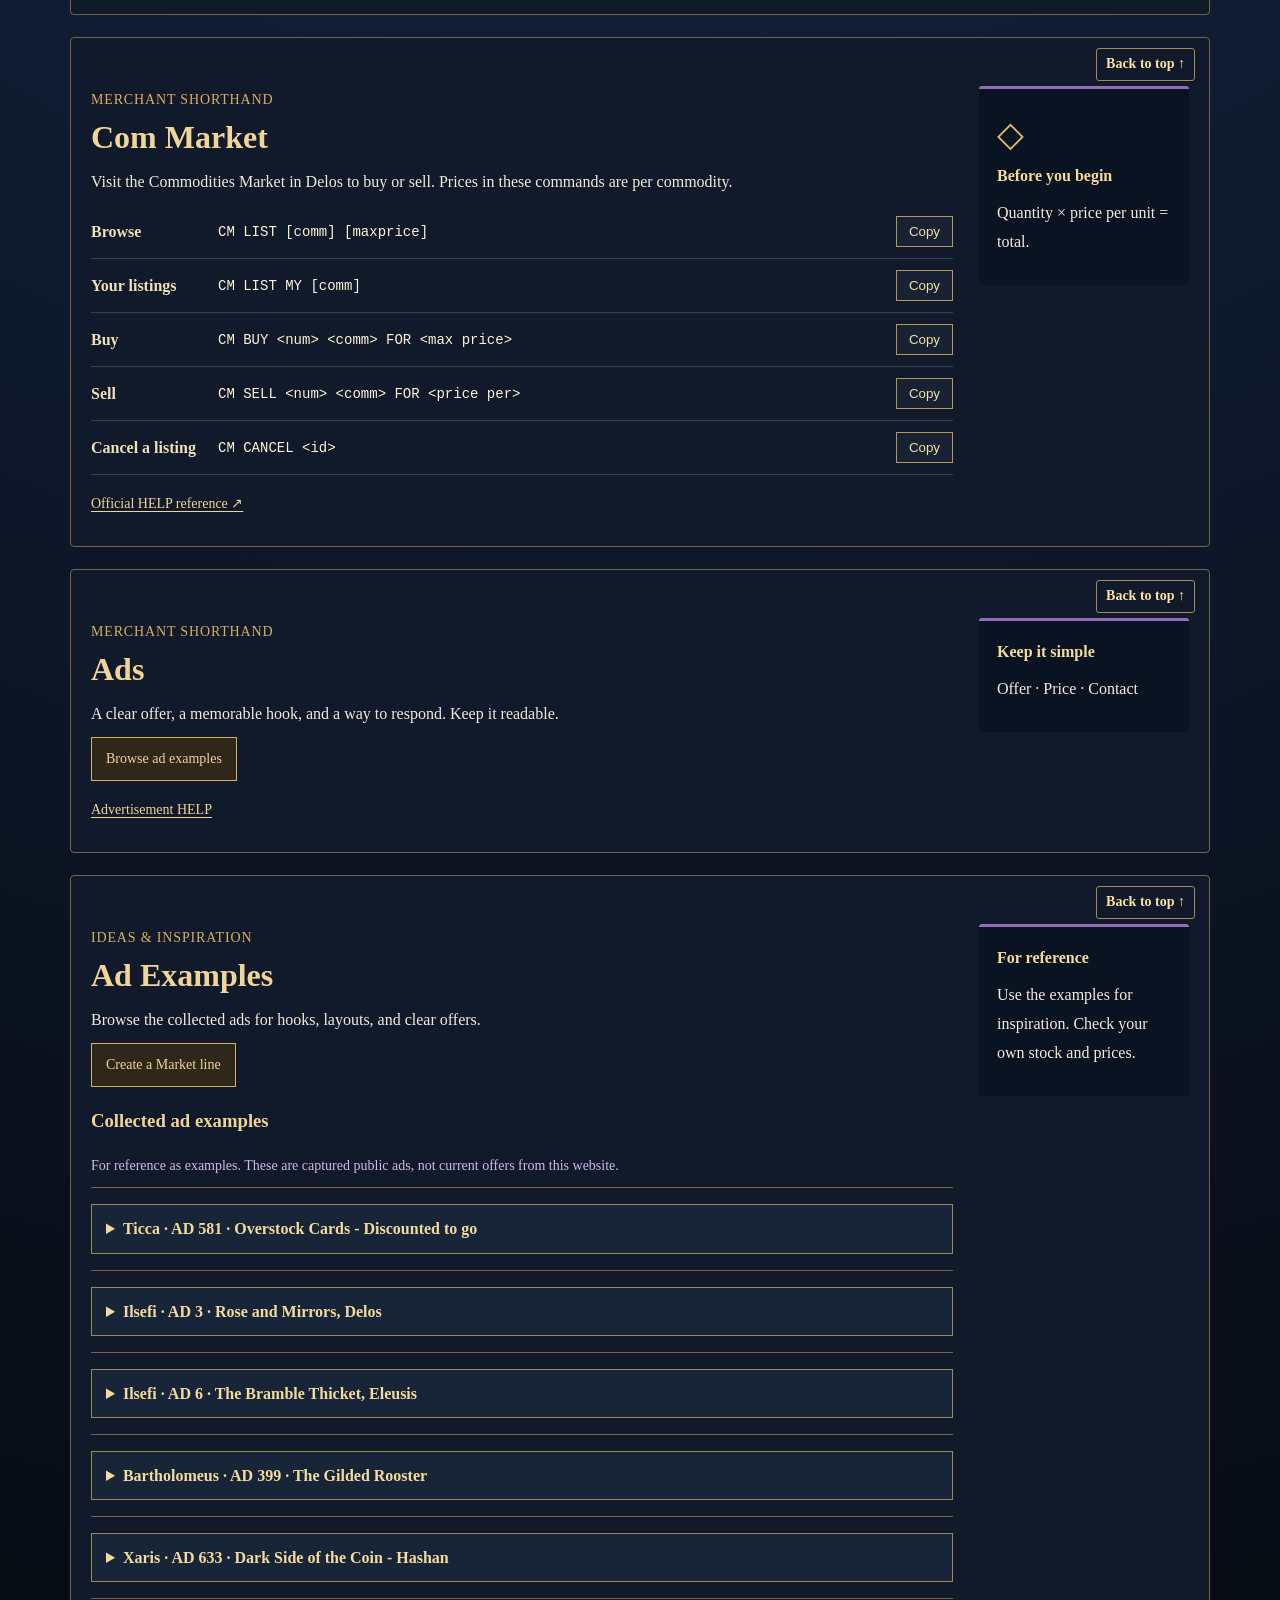
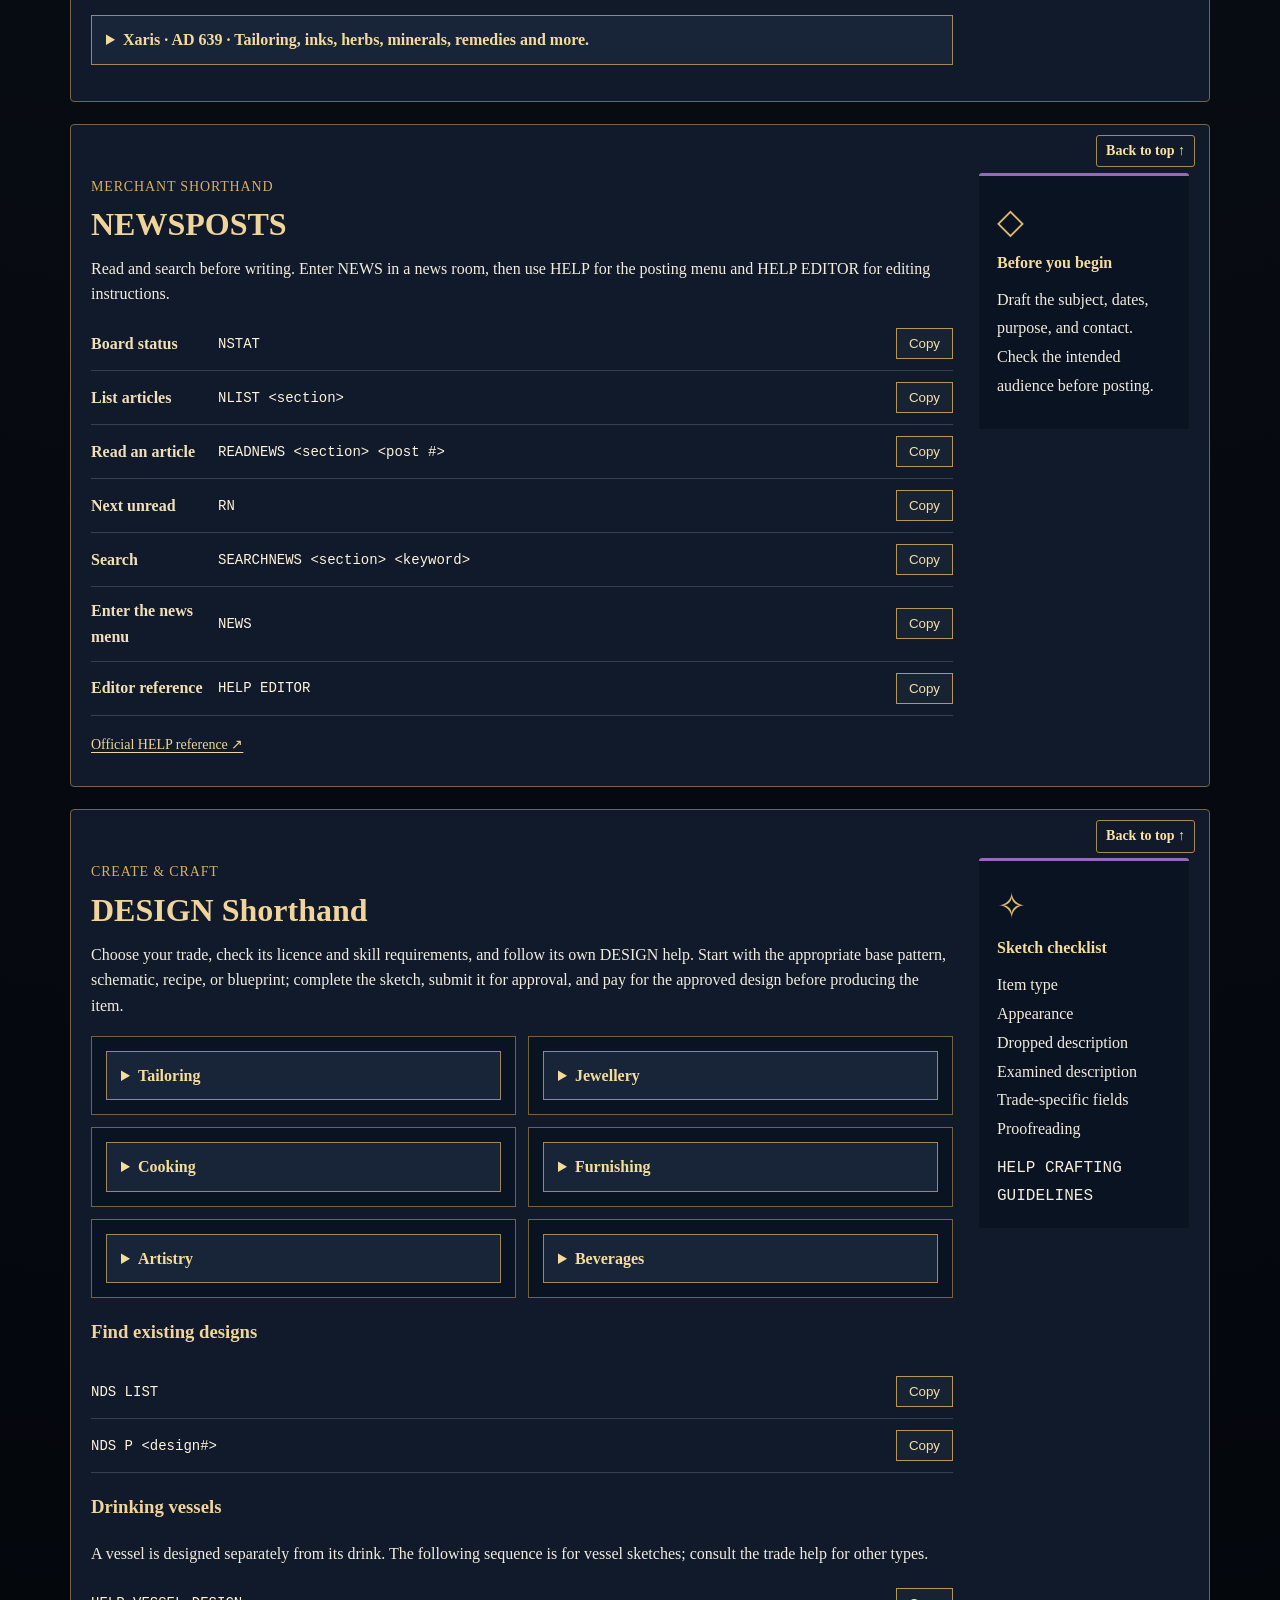
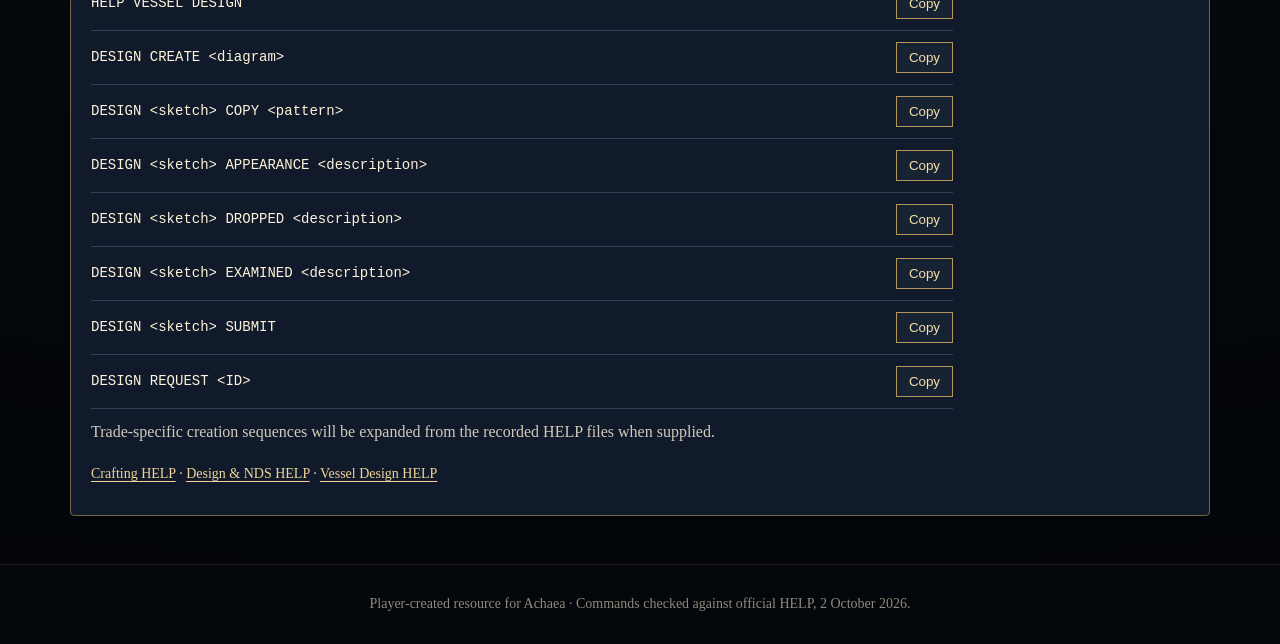
<file: shorthand.html>
<!doctype html><html lang="en"><head><meta charset="utf-8"><meta name="viewport" content="width=device-width,initial-scale=1"><title>Merchant Shorthand · Grand Merchant Collective</title><link rel="stylesheet" href="styles.css?v=section-top-links"><link rel="stylesheet" href="shorthand.css?v=stationary-topics"></head><body id="top"><header class="site-header inner-header"><a class="header-crest" href="index.html" aria-label="Grand Merchant Collective home"><img src="grand-merchant-collective-crest.png" alt="Grand Merchant Collective crest"></a><div class="brand"><h1>Grand Merchant Collective</h1><p class="page-subtitle">Planner · Archive · Guide</p></div><nav aria-label="Primary navigation"><a href="index.html">Home</a><a href="calendar.html">Calendar</a><a href="merchants.html">Merchants</a><a href="crucible.html">Crucible</a><a href="shorthand.html" aria-current="page">Shorthand</a><a href="index.html#learning">Learning</a><a href="history.html">History</a><a href="index.html#contact">Contact</a></nav></header><main><nav class="topic-nav" aria-label="Shorthand topics"><a href="#auction">Auctionhouse</a><a href="#talismans">Talisman Market</a><a href="#commodities">Com Market</a><a href="#ads">Ads</a><a href="#ad-creator">Ad Examples</a><a href="#news">NEWSPOSTS</a><a href="#design">DESIGN</a></nav><section class="panel section has-section-top"><a class="section-top-link" href="#top" aria-label="Back to top of page">Back to top ↑</a><span class="kicker">Practical Reference</span><h2>MERCHANT SHORTHAND</h2><p>Commands, instructions, and design references close at hand.</p><label for="command-search">Find a command or topic</label><input id="command-search" type="search" placeholder="Try price, recipe, news, or vessel"><p class="note">Replace &lt;placeholders&gt; with your values. [Brackets] indicate optional parts. Copy prepares the text; it does not run a command.</p><p id="copy-status" role="status" aria-live="polite"></p><p id="no-results" hidden>No matching topics. Try another word.</p></section><section id="auction" class="panel section quick-topic has-section-top"><a class="section-top-link" href="#top" aria-label="Back to top of page">Back to top ↑</a><div><span class="kicker">Merchant Shorthand</span><h2>Auctionhouse</h2><p>Inspect the listing before bidding or choosing a buyout. Standard auctions are based in Delos.</p><div class="command-row"><span>Your auctions</span><code>AUCTIONHOUSE STATUS</code><button type="button" class="copy-command" aria-label="Copy your auctions command">Copy</button></div><div class="command-row"><span>Browse</span><code>AUCTIONHOUSE WARES</code><button type="button" class="copy-command" aria-label="Copy browse command">Copy</button></div><div class="command-row"><span>Inspect</span><code>AUCTIONHOUSE INFO &lt;auction ID&gt;</code><button type="button" class="copy-command" aria-label="Copy inspect command">Copy</button></div><div class="command-row"><span>Bid</span><code>AUCTIONHOUSE BID ON &lt;auction&gt; FOR &lt;your bid&gt;</code><button type="button" class="copy-command" aria-label="Copy bid command">Copy</button></div><div class="command-row"><span>Buy outright</span><code>AUCTIONHOUSE BUYOUT &lt;auction&gt;</code><button type="button" class="copy-command" aria-label="Copy buy outright command">Copy</button></div><p class="source"><a href="https://www.achaea.com/game-help?what=auction-house">Official HELP reference ↗</a></p></div><aside class="reminder"><span aria-hidden="true">◇</span><strong>Before you begin</strong><p>Check the item, currency, and price.</p></aside></section><section id="talismans" class="panel section quick-topic has-section-top"><a class="section-top-link" href="#top" aria-label="Back to top of page">Back to top ↑</a><div><span class="kicker">Merchant Shorthand</span><h2>Talisman Market</h2><p>Find a piece, check its level and source, then set your maximum price. Some pieces cannot be traded here.</p><div class="command-row"><span>Browse</span><code>TALISMAN MARKET LIST</code><button type="button" class="copy-command" aria-label="Copy browse command">Copy</button></div><div class="command-row"><span>Filter by set</span><code>TALISMAN MARKET LIST &lt;set&gt;</code><button type="button" class="copy-command" aria-label="Copy filter by set command">Copy</button></div><div class="command-row"><span>Buy</span><code>TALISMAN MARKET BUY &lt;number&gt; &lt;piece&gt; LEVEL &lt;level&gt; &lt;source&gt; &lt;maxprice&gt;</code><button type="button" class="copy-command" aria-label="Copy buy command">Copy</button></div><div class="command-row"><span>Bid</span><code>TALISMAN MARKET BID &lt;max&gt; ON &lt;auction&gt;</code><button type="button" class="copy-command" aria-label="Copy bid command">Copy</button></div><p class="source"><a href="https://www.achaea.com/game-help?what=talisman-market">Official HELP reference ↗</a></p></div><aside class="reminder"><span aria-hidden="true">◇</span><strong>Before you begin</strong><p>Match the piece, level, and source.</p></aside></section><section id="commodities" class="panel section quick-topic has-section-top"><a class="section-top-link" href="#top" aria-label="Back to top of page">Back to top ↑</a><div><span class="kicker">Merchant Shorthand</span><h2>Com Market</h2><p>Visit the Commodities Market in Delos to buy or sell. Prices in these commands are per commodity.</p><div class="command-row"><span>Browse</span><code>CM LIST [comm] [maxprice]</code><button type="button" class="copy-command" aria-label="Copy browse command">Copy</button></div><div class="command-row"><span>Your listings</span><code>CM LIST MY [comm]</code><button type="button" class="copy-command" aria-label="Copy your listings command">Copy</button></div><div class="command-row"><span>Buy</span><code>CM BUY &lt;num&gt; &lt;comm&gt; FOR &lt;max price&gt;</code><button type="button" class="copy-command" aria-label="Copy buy command">Copy</button></div><div class="command-row"><span>Sell</span><code>CM SELL &lt;num&gt; &lt;comm&gt; FOR &lt;price per&gt;</code><button type="button" class="copy-command" aria-label="Copy sell command">Copy</button></div><div class="command-row"><span>Cancel a listing</span><code>CM CANCEL &lt;id&gt;</code><button type="button" class="copy-command" aria-label="Copy cancel a listing command">Copy</button></div><p class="source"><a href="https://www.achaea.com/game-help?what=the-commodities-market">Official HELP reference ↗</a></p></div><aside class="reminder"><span aria-hidden="true">◇</span><strong>Before you begin</strong><p>Quantity × price per unit = total.</p></aside></section><section id="ads" class="panel section quick-topic has-section-top"><a class="section-top-link" href="#top" aria-label="Back to top of page">Back to top ↑</a><div><span class="kicker">Merchant Shorthand</span><h2>Ads</h2><p>A clear offer, a memorable hook, and a way to respond. Keep it readable.</p><a class="button" href="#ad-creator">Browse ad examples</a><p class="source"><a href="https://newclient.achaea.com/game-help?what=advertisements">Advertisement HELP</a></p></div><aside class="reminder"><strong>Keep it simple</strong><p>Offer · Price · Contact</p></aside></section><section id="ad-creator" class="panel section quick-topic has-section-top"><a class="section-top-link" href="#top" aria-label="Back to top of page">Back to top ↑</a><div><span class="kicker">Ideas & Inspiration</span><h2>Ad Examples</h2><p>Browse the collected ads for hooks, layouts, and clear offers.</p><a class="button" href="merchants.html#merchant-marketing">Create a Market line</a><h3>Collected ad examples</h3><p class="example-label">For reference as examples. These are captured public ads, not current offers from this website.</p><details class="ad-example"><summary>Ticca · AD 581 · Overstock Cards - Discounted to go</summary><p class="example-label">Reference example — captured 2 October 2026. Stock and prices are historical.</p><p>A conversational opening turns a clearance list into a story.</p><pre>--[ Ad: #581 ]----------------------------------------------------------------
                                   Poster: Ticca
                                   Price:  -
Brief:
   Overstock Cards - Discounted to go

Description:
  ** Inventory Overstock Clearance **

This sale is brought to you by: &quot;Oh, there are the cards!&quot; pack
discovery.

Need to make some room - Reach out regarding Lunastra. I have no idea
what it is worth - would appreciate an appraisal. Thanks!

 35 -- Camilla Prietta
 65 -- Crixos, the Quiet
165 -- Euterpe, Spirit of the Northreach
150 -- Erato, Spirit of the Eastern Ithmia
100 -- Gelartha
100 -- Imyrr Invictus, the Wayward Avatar
 40 -- Lord Kemnast
M.O -- Lunastra
100 -- Maya, the Mother of Humanity
 50 -- Lord Nicator, The Chosen One
 40 -- Rangor Corten
 85 -- Rurin, the Crafter
300 -- Crimson Scorpion
 70 -- Somnustra
 70 -- Sothantos de l'Evanoir
 50 -- Sycaerunax, The Indomitable
 70 -- Tesha Young
 85 -- Travian Shea
135 -- Yozhik, the hedgehog
 55 -- Yudhishthira, The Red



Post Date:
   2026/09/29 22:39

------------------------------------------------------------------------------</pre><p class="source">Source: public AD 581 display, 2026-10-02#09-18-34.txt. Original spacing and wording retained.</p></details><details class="ad-example"><summary>Ilsefi · AD 3 · Rose and Mirrors, Delos</summary><p class="example-label">Reference example — captured 2 October 2026. Stock and prices are historical.</p><p>Short grouped offers and a clear invitation to request commissions.</p><pre>--[ Ad: #3 ]------------------------------------------------------------------
                                   Poster: Ilsefi
                                   Price:  Varies!
Brief:
   Rose and Mirrors, Delos

Description:
+ Enchantments, inks, rare minerals, and other necessities.

+ Unique jewellery and furniture.

+ Rare items from past bazaars and markets.

+ Delicious beverages and snacks.

+ Commissions accepted.
   
+ New items regularly added!

+++ READ THE SIGN IN THE SHOP FOR MORE INFO +++

+ + + + + + + + + + + + + + + + + + + + + + + + + + + + + + + +

If you would like to see something in the shop that
isn't already there, send me a note.

+ + + + + + + + + + + + + + + + + + + + + + + + + + + + + + + +

Post Date:
   2026/09/27 11:28

------------------------------------------------------------------------------</pre><p class="source">Source: public AD 3 display, 2026-10-02#09-18-34.txt. Original spacing and wording retained.</p></details><details class="ad-example"><summary>Ilsefi · AD 6 · The Bramble Thicket, Eleusis</summary><p class="example-label">Reference example — captured 2 October 2026. Stock and prices are historical.</p><p>A readable service list with light decorative separators.</p><pre>--[ Ad: #6 ]------------------------------------------------------------------
                                   Poster: Ilsefi
                                   Price:  Varies!
Brief:
   The Bramble Thicket, Eleusis

Description:
+ Rare minerals and other necessities.

+ Unique jewellery.

+ Fashionable clothes.

+ Rare items from past bazaars and markets.

+ Delicious beverages and snacks.

+ Commissions accepted.
   
+ New items regularly added!

+ + + + + + + + + + + + + + + + + + + + + + + + + + + + + + + +

If you would like to see something in the shop that
isn't already there, send me a note.

+ + + + + + + + + + + + + + + + + + + + + + + + + + + + + + + +

Post Date:
   2026/09/27 11:28

------------------------------------------------------------------------------</pre><p class="source">Source: public AD 6 display, 2026-10-02#09-18-34.txt. Original spacing and wording retained.</p></details><details class="ad-example"><summary>Bartholomeus · AD 399 · The Gilded Rooster</summary><p class="example-label">Reference example — captured 2 October 2026. Stock and prices are historical.</p><p>An ASCII mascot supports a short offer and shop location.</p><pre>--[ Ad: #399 ]----------------------------------------------------------------
                                   Poster: Bartholomeus
                                   Price:  Cheep Cheep
Brief:
   The Gilded Rooster

Description:
                                   ####
                                  #####
                                ########
                               ###### ##
                             #####  ######
        #########           ####   #####
      ######   #####        ###    ####
    ####         ####      ####    #####
   ##               ###    #####   #####
  ##   ########      ##    #  ##   ##
  ###############    ###   #   ##   ##
 #######       #####  ##  ##   ##   ###
 ###    ######## ###  ## ###    #    ###
  ##   ##########  ## ## ###    #      ##
  ## ####      ##  ## #####     #      ##
  ######        ##### ####      #      ##
   ###   ################      ##     ###
   #### ###     ####         ###     ###
    ######      ######     #####    ###
      ###       ##############    ####
                  #####        #####
                    #####     ###
                       ####  ###
                        #######
                          ###
                           ##
                           ##
          ####             ##          ###
          ##################################
          ####                         ###

                  THE GILDED ROOSTER

               Food * Treats * Treasures
                      Bazaar Finds

                  NE of Artizan Plaza
                        Cyrene

Post Date:
   2026/09/28 18:59

------------------------------------------------------------------------------</pre><p class="source">Source: public AD 399 display, 2026-10-02#09-18-34.txt. Original spacing and wording retained.</p></details><details class="ad-example"><summary>Xaris · AD 633 · Dark Side of the Coin - Hashan</summary><p class="example-label">Reference example — captured 2 October 2026. Stock and prices are historical.</p><p>A themed title, grouped stock, and a memorable call to visit.</p><pre>--[ Ad: #633 ]----------------------------------------------------------------
                                   Poster: Xaris
                                   Price:  Best in class!
Brief:
   Dark Side of the Coin - Hashan

Description:
             *       .-=========================-.       *
                  .-'                             '-.
                .'      DARK SIDE OF THE COIN        '.
               /         FLIP YOUR FORTUNE!            \
              |                                        |
               \         HASHAN'S OLD QUARTER          /
                '.                                   .'
                  '-._____________________________.-'
             *                                           *

  +-----------------------------------------------------------------+
  |                    ELIXIRS WITH AMBITION                         |
  | Lucky, Epicurus, Ogre, Hunter, Pixie, and Life Enhancement.     |
  +-----------------------------------------------------------------+
  |                 TREASURES FROM LAND AND SEA                      |
  | Rare minerals, ship ammunition, flares, spyglasses, and gear.   |
  +-----------------------------------------------------------------+
  |                INK, IRON, AND A LITTLE MISCHIEF                  |
  | Tattoo stencils, inks, sigils, weapons, armour, and curios.     |
  +-----------------------------------------------------------------+
  |                    COLLECTORS, COME QUICKLY                      |
  | A toy seastrider, figureheads, pendants, relics, and oddities.  |
  +-----------------------------------------------------------------+

       Hungry? Curious? Dangerously burdened by spare coin?
              Excellent. We have something for that.

                   Once inside Hashan, use:

                 WALK TO DARK SIDE OF THE COIN

       Stock is limited. If it vanishes, someone beat you to it!

Post Date:
   2026/09/29 18:04

------------------------------------------------------------------------------</pre><p class="source">Source: public AD 633 display, 2026-10-02#09-18-34.txt. Original spacing and wording retained.</p></details><details class="ad-example"><summary>Xaris · AD 639 · Tailoring, inks, herbs, minerals, remedies and more.</summary><p class="example-label">Reference example — captured 2 October 2026. Stock and prices are historical.</p><p>A strong hook, a service list, and a direct call for commissions.</p><pre>--[ Ad: #639 ]----------------------------------------------------------------
                                   Poster: Xaris
                                   Price:  Negotiable.
Brief:
   Tailoring, inks, herbs, minerals, remedies and more.

Description:
                       /
                  ____/  \____
                 /              \
                /  XARIS'S MANY  \
               /      TRADES      \
              /____________________\

             ONE CRAFTSMAN. FAR TOO MANY TOOLS.

     Need something forged, stitched, mixed, marked, or fitted?
     Xaris accepts commissions across a broad range of trades:

        [*] Master Armoursmithing and Weaponsmithing
        [*] Tailoring for practical and fashionable needs
        [*] Remedies, Transmutation, and Inkmilling
        [*] Harvesting, Extraction and Gathering
        [*] Heraldry and Shipfitting
        [*] Runelore
        [*] Tattoos, and Inkmilling
        [*] Design services
        [*] General labor

     From steel and sailcloth to inks, herbs, and heraldic seals,
     bring the job to Xaris. If he lacks the proper tool, it may
                    simply be hiding under another one.

                 SEND XARIS A TELL FOR COMMISSIONS


Talisman Pieces for Sale:

the wisdom for a capybara            -- scholars
the handle for a reflex mallet       -- scholars

the stone for a pearl of wisdomn     -- scholars

the coils for a nautilus             -- empires


Post Date:
   2026/09/29 18:04

------------------------------------------------------------------------------</pre><p class="source">Source: public AD 639 display, 2026-10-02#09-18-34.txt. Original spacing and wording retained.</p></details></div><aside class="reminder"><strong>For reference</strong><p>Use the examples for inspiration. Check your own stock and prices.</p></aside></section><section id="news" class="panel section quick-topic has-section-top"><a class="section-top-link" href="#top" aria-label="Back to top of page">Back to top ↑</a><div><span class="kicker">Merchant Shorthand</span><h2>NEWSPOSTS</h2><p>Read and search before writing. Enter NEWS in a news room, then use HELP for the posting menu and HELP EDITOR for editing instructions.</p><div class="command-row"><span>Board status</span><code>NSTAT</code><button type="button" class="copy-command" aria-label="Copy board status command">Copy</button></div><div class="command-row"><span>List articles</span><code>NLIST &lt;section&gt;</code><button type="button" class="copy-command" aria-label="Copy list articles command">Copy</button></div><div class="command-row"><span>Read an article</span><code>READNEWS &lt;section&gt; &lt;post #&gt;</code><button type="button" class="copy-command" aria-label="Copy read an article command">Copy</button></div><div class="command-row"><span>Next unread</span><code>RN</code><button type="button" class="copy-command" aria-label="Copy next unread command">Copy</button></div><div class="command-row"><span>Search</span><code>SEARCHNEWS &lt;section&gt; &lt;keyword&gt;</code><button type="button" class="copy-command" aria-label="Copy search command">Copy</button></div><div class="command-row"><span>Enter the news menu</span><code>NEWS</code><button type="button" class="copy-command" aria-label="Copy enter the news menu command">Copy</button></div><div class="command-row"><span>Editor reference</span><code>HELP EDITOR</code><button type="button" class="copy-command" aria-label="Copy editor reference command">Copy</button></div><p class="source"><a href="https://newclient.achaea.com/game-help?what=the-achaean-news-system">Official HELP reference ↗</a></p></div><aside class="reminder"><span aria-hidden="true">◇</span><strong>Before you begin</strong><p>Draft the subject, dates, purpose, and contact. Check the intended audience before posting.</p></aside></section><section id="design" class="panel section quick-topic has-section-top"><a class="section-top-link" href="#top" aria-label="Back to top of page">Back to top ↑</a><div><span class="kicker">Create & Craft</span><h2>DESIGN Shorthand</h2><p>Choose your trade, check its licence and skill requirements, and follow its own DESIGN help. Start with the appropriate base pattern, schematic, recipe, or blueprint; complete the sketch, submit it for approval, and pay for the approved design before producing the item.</p><div class="design-grid"><details><summary>Tailoring</summary><p>Open the trade’s instructions, then its design rules.</p><div class="command-row"><code>HELP TAILORING</code><button type="button" class="copy-command">Copy</button></div><div class="command-row"><code>HELP TAILORING DESIGN</code><button type="button" class="copy-command">Copy</button></div></details><details><summary>Jewellery</summary><p>Open the trade’s instructions, then its design rules.</p><div class="command-row"><code>HELP JEWELLERY</code><button type="button" class="copy-command">Copy</button></div><div class="command-row"><code>HELP JEWELLERY DESIGN</code><button type="button" class="copy-command">Copy</button></div></details><details><summary>Cooking</summary><p>Open the trade’s instructions, then its design rules.</p><div class="command-row"><code>HELP COOKING</code><button type="button" class="copy-command">Copy</button></div><div class="command-row"><code>HELP COOKING DESIGN</code><button type="button" class="copy-command">Copy</button></div></details><details><summary>Furnishing</summary><p>Open the trade’s instructions, then its design rules.</p><div class="command-row"><code>HELP FURNISHING</code><button type="button" class="copy-command">Copy</button></div><div class="command-row"><code>HELP FURNISHING DESIGN</code><button type="button" class="copy-command">Copy</button></div></details><details><summary>Artistry</summary><p>Open the trade’s instructions, then its design rules.</p><div class="command-row"><code>HELP ARTISTRY</code><button type="button" class="copy-command">Copy</button></div><div class="command-row"><code>HELP ARTISTRY DESIGN</code><button type="button" class="copy-command">Copy</button></div></details><details><summary>Beverages</summary><p>Open the trade’s instructions, then its design rules.</p><div class="command-row"><code>HELP BEVERAGES</code><button type="button" class="copy-command">Copy</button></div><div class="command-row"><code>HELP BEVERAGES DESIGN</code><button type="button" class="copy-command">Copy</button></div></details></div><h3>Find existing designs</h3><div class="command-row"><code>NDS LIST</code><button type="button" class="copy-command">Copy</button></div><div class="command-row"><code>NDS P &lt;design#&gt;</code><button type="button" class="copy-command">Copy</button></div><h3>Drinking vessels</h3><p>A vessel is designed separately from its drink. The following sequence is for vessel sketches; consult the trade help for other types.</p><div class="command-row"><code>HELP VESSEL DESIGN</code><button type="button" class="copy-command">Copy</button></div><div class="command-row"><code>DESIGN CREATE &lt;diagram&gt;</code><button type="button" class="copy-command">Copy</button></div><div class="command-row"><code>DESIGN &lt;sketch&gt; COPY &lt;pattern&gt;</code><button type="button" class="copy-command">Copy</button></div><div class="command-row"><code>DESIGN &lt;sketch&gt; APPEARANCE &lt;description&gt;</code><button type="button" class="copy-command">Copy</button></div><div class="command-row"><code>DESIGN &lt;sketch&gt; DROPPED &lt;description&gt;</code><button type="button" class="copy-command">Copy</button></div><div class="command-row"><code>DESIGN &lt;sketch&gt; EXAMINED &lt;description&gt;</code><button type="button" class="copy-command">Copy</button></div><div class="command-row"><code>DESIGN &lt;sketch&gt; SUBMIT</code><button type="button" class="copy-command">Copy</button></div><div class="command-row"><code>DESIGN REQUEST &lt;ID&gt;</code><button type="button" class="copy-command">Copy</button></div><p class="note">Trade-specific creation sequences will be expanded from the recorded HELP files when supplied.</p><p class="source"><a href="https://www.achaea.com/game-help?what=crafting">Crafting HELP</a> · <a href="https://www.achaea.com/game-help?id=985">Design & NDS HELP</a> · <a href="https://www.achaea.com/game-help?what=vessel-design">Vessel Design HELP</a></p></div><aside class="reminder"><span aria-hidden="true">✧</span><strong>Sketch checklist</strong><p>Item type<br>Appearance<br>Dropped description<br>Examined description<br>Trade-specific fields<br>Proofreading</p><code>HELP CRAFTING GUIDELINES</code></aside></section></main><footer>Player-created resource for Achaea · Commands checked against official HELP, 2 October 2026.</footer><script src="shorthand.js?v=simple-marketing"></script></body></html>
</file>
<file: styles.css>
:root{--ink:#070b12;--panel:rgba(6,10,18,.79);--panel2:rgba(10,16,28,.88);--gold:#d9ae62;--gold2:#f0d49a;--ivory:#f3ecdd;--muted:#bdb5a6;--line:rgba(217,174,98,.38)}
*{box-sizing:border-box}html{scroll-behavior:smooth}body{margin:0;color:var(--ivory);font-family:Georgia,"Times New Roman",serif;background:#050911 radial-gradient(circle at 50% 12%,#17284a 0,#070b12 55%,#03050a 100%);min-height:100vh}
body:before{content:"";position:fixed;inset:0;background:linear-gradient(rgba(2,5,10,.16),rgba(2,5,10,.54)),url("Prospero-shrine.png") center/cover no-repeat;z-index:-2}
.site-header{position:sticky;top:0;z-index:20;padding:20px clamp(18px,5vw,72px) 12px;background:linear-gradient(#060a12f2,#060a12d9);border-bottom:1px solid var(--line);backdrop-filter:blur(10px)}
.brand{text-align:center}.brand h1{margin:2px 0;color:var(--gold2);font-size:clamp(1.7rem,4vw,3rem);letter-spacing:.08em;text-transform:uppercase}.brand p{margin:0;color:var(--muted);letter-spacing:.18em}.eyebrow,.kicker{color:var(--gold);font-size:.72rem;letter-spacing:.24em;text-transform:uppercase}
nav{display:flex;justify-content:center;gap:clamp(10px,2.2vw,28px);flex-wrap:wrap;margin-top:16px}nav a{color:var(--ivory);text-decoration:none;font-size:.84rem;letter-spacing:.08em;text-transform:uppercase}nav a:hover{color:var(--gold2)}
main{width:min(1380px,94vw);margin:34px auto 80px}.hero,.two-col{display:grid;grid-template-columns:1.5fr .8fr;gap:22px;margin-bottom:22px}.two-col{grid-template-columns:1fr 1fr}
.panel{background:linear-gradient(135deg,var(--panel2),var(--panel));border:1px solid var(--line);box-shadow:0 20px 60px #0008,inset 0 0 0 1px #ffffff08;backdrop-filter:blur(5px);border-radius:4px}
.intro,.now,.section{padding:clamp(22px,4vw,44px)}h2{font-size:clamp(1.65rem,3vw,2.5rem);color:var(--gold2);margin:.35rem 0 1rem}h3{color:var(--gold2)}p{line-height:1.65}.lede,.note,.now small{color:var(--muted)}.actions{display:flex;gap:12px;flex-wrap:wrap;margin-top:24px}.button{padding:11px 17px;border:1px solid var(--gold);background:#b9893e22;color:var(--gold2);text-decoration:none;text-transform:uppercase;font-size:.75rem;letter-spacing:.12em}.button.ghost{background:transparent}.moon{display:flex;gap:10px;align-items:center;color:var(--gold2);font-size:1.25rem;margin:18px 0}
.section{margin-bottom:22px}.section-head{display:flex;align-items:end;justify-content:space-between;gap:20px}.year-controls{display:flex;gap:6px}.year-controls button{background:#080e18;border:1px solid var(--line);color:var(--gold2);padding:8px 12px;cursor:pointer}
.calendar-grid{display:grid;grid-template-columns:repeat(4,1fr);gap:12px;margin-top:24px}.month{background:#050912b8;border:1px solid #d9ae6233;padding:12px}.month h3{text-align:center;margin:0 0 10px;font-size:1rem;letter-spacing:.1em}.days{display:grid;grid-template-columns:repeat(5,1fr);gap:4px}.day{display:grid;place-items:center;min-height:29px;border:1px solid transparent;color:#e8e0d0;font-family:Consolas,monospace;font-size:.78rem}.day:hover{border-color:var(--line);background:#d9ae6215}
.link-grid,.scroll-groups{display:grid;grid-template-columns:repeat(2,1fr);gap:8px}.link-grid span,.scroll-groups span{padding:10px;border-left:2px solid var(--gold);background:#ffffff07}
.event-card{border-left:2px solid var(--gold);padding:12px 14px;background:#ffffff07;margin:10px 0}.event-card strong,.event-card span{display:block}.event-card span{color:var(--gold);font-size:.85rem;margin-top:4px}.event-card.muted{opacity:.7}
.member-placeholder{display:flex;gap:20px;align-items:center;margin-top:22px}.portrait-placeholder,.merchant-portrait{width:120px;aspect-ratio:1;border:1px solid var(--line);background:#03060c}.merchant-portrait{object-fit:cover;object-position:center top;display:block}.contact{text-align:center}footer{text-align:center;padding:28px;color:#8f897d;background:#03060b;border-top:1px solid #d9ae6222;font-size:.8rem}
@media(max-width:900px){.hero,.two-col{grid-template-columns:1fr}.calendar-grid{grid-template-columns:repeat(2,1fr)}.site-header{position:relative}}
@media(max-width:560px){.calendar-grid{grid-template-columns:1fr}.link-grid,.scroll-groups{grid-template-columns:1fr}.member-placeholder{align-items:flex-start}.brand h1{letter-spacing:.03em}}

.time-stack{display:grid;gap:8px;margin:16px 0}.time-stack div{display:flex;justify-content:space-between;gap:18px;border-bottom:1px solid #d9ae6224;padding:7px 0}.time-stack span,.timezone-label{color:var(--muted);font-size:.76rem;letter-spacing:.08em;text-transform:uppercase}.time-stack strong{font-family:Consolas,monospace;color:var(--gold2);font-size:.88rem}.timezone-label{display:block;margin:14px 0 6px}.now select{width:100%;padding:10px 12px;background:#080e18;color:var(--ivory);border:1px solid var(--line);font:inherit}.month-link{display:flex;justify-content:space-between;gap:12px;align-items:center;margin:14px 0;padding:12px 14px;border:1px solid var(--line);background:#d9ae620c;color:var(--ivory);text-decoration:none}.month-link strong{color:var(--gold2)}.calendar-section{scroll-margin-top:170px}

.day.event-day{border-color:var(--gold);background:#d9ae6226;color:var(--gold2);cursor:pointer;font-weight:700}.day.host-day{box-shadow:inset 0 -2px 0 #d9ae6270}.day.event-day:hover,.day.event-day:focus{background:#d9ae6242;outline:none}.calendar-details{margin-top:18px;padding:18px;border:1px solid var(--line);background:#050912d9}.calendar-details h3{margin:.35rem 0 .55rem}.calendar-details p{margin:.35rem 0}.calendar-details .detail-date{color:var(--gold);font-size:.85rem;letter-spacing:.06em}.calendar-details ul{margin:.7rem 0 0;padding-left:20px;line-height:1.6}

.mini-calendar-link{padding:9px 11px;justify-content:flex-start;gap:14px}.mini-month{width:76px;min-width:76px;border:1px solid var(--line);background:#050912;display:grid;grid-template-columns:1fr 1fr;overflow:hidden}.mini-month b{grid-column:1/-1;background:#d9ae6222;color:var(--gold2);font-size:.62rem;letter-spacing:.1em;text-align:center;padding:4px}.mini-month i{font-style:normal;font:700 1.35rem/1.7 Georgia,serif;text-align:center;color:var(--ivory)}.mini-month em{font-style:normal;font-size:.55rem;color:var(--muted);align-self:center}.calendar-legend{display:flex;gap:18px;flex-wrap:wrap;margin-top:16px;color:var(--muted);font-size:.78rem}.calendar-legend span{display:flex;align-items:center;gap:7px}.legend-dot{width:11px;height:11px;border:1px solid var(--line);display:inline-block}.legend-dot.scheduled{background:#d9ae6242;border-color:var(--gold)}.legend-dot.host{border-bottom:3px solid #d9ae62}
.day.event-day{position:relative}.day.event-day:after{content:"";position:absolute;right:2px;top:2px;width:5px;height:5px;border-radius:50%;background:var(--gold2)}

.event-index-wrap{margin-top:22px;padding-top:18px;border-top:1px solid #d9ae6233}.event-index{display:grid;grid-template-columns:repeat(2,minmax(0,1fr));gap:7px;margin-top:10px}.event-index button{appearance:none;text-align:left;background:#ffffff07;border:1px solid #d9ae6228;color:var(--ivory);padding:10px 12px;font:inherit;cursor:pointer}.event-index button:hover,.event-index button:focus{border-color:var(--gold);background:#d9ae6218;outline:none}.event-index small{display:block;color:var(--gold);margin-top:3px}.day.selected-day{outline:2px solid var(--gold2);outline-offset:1px;background:#d9ae6250}@media(max-width:560px){.event-index{grid-template-columns:1fr}}

.merchant-roster{display:grid;grid-template-columns:repeat(3,minmax(0,1fr));gap:7px 18px;margin-top:16px}.merchant-name{padding:7px 0;border-bottom:1px solid #d9ae621f;color:var(--ivory)}@media(max-width:760px){.merchant-roster{grid-template-columns:repeat(2,minmax(0,1fr))}}@media(max-width:480px){.merchant-roster{grid-template-columns:1fr}}

.merchant-directory{display:grid;grid-template-columns:repeat(2,minmax(0,1fr));gap:14px 18px;margin-top:18px}.merchant-card{display:grid;grid-template-columns:76px 1fr;align-items:center;gap:14px;min-height:92px;padding:8px;border:1px solid #d9ae6228;background:#05091280}.merchant-card img,.headshot-placeholder{width:76px;height:76px;object-fit:cover;border:1px solid #d9ae6255;background:#0a0f19}.headshot-placeholder{display:grid;place-items:center}.headshot-placeholder span{font-size:.62rem;letter-spacing:.08em;text-transform:uppercase;color:var(--muted)}.merchant-card h3{margin:0;font-size:1rem;font-weight:500;color:var(--ivory)}@media(max-width:650px){.merchant-directory{grid-template-columns:1fr}}

.home-icon-link{display:flex;align-items:center;gap:14px;margin-top:14px;padding:10px 12px;border:1px solid var(--line);background:#050912a8;color:var(--ivory);text-decoration:none}.home-icon-link:hover,.home-icon-link:focus{border-color:var(--gold);background:#d9ae6214;outline:none}.home-icon-link>span:last-child{display:grid;gap:2px}.home-icon-link strong{color:var(--gold2);font-family:Georgia,serif}.home-icon-link small{color:var(--muted)}.calendar-glyph{width:48px;height:48px;display:grid;place-items:center;border:1px solid var(--gold);position:relative;font-family:Georgia,serif;font-size:1.35rem}.calendar-glyph b{position:absolute;left:0;right:0;top:0;height:10px;border-bottom:1px solid var(--gold);background:#d9ae6220}.calendar-glyph i{font-style:normal;padding-top:7px}.merchant-crest{width:48px;height:48px;display:grid;place-items:center;border:1px solid var(--gold);clip-path:polygon(50% 0,92% 18%,84% 74%,50% 100%,16% 74%,8% 18%);font:700 .68rem Georgia,serif;color:var(--gold2);letter-spacing:.06em}

/* Shared stationary site masthead */
.site-header{position:sticky;top:0;z-index:100;min-height:154px;display:grid;grid-template-columns:110px 1fr 110px;grid-template-areas:"crest brand spacer" "nav nav nav";align-items:center;padding:12px clamp(18px,4vw,64px) 10px;background:#060a12f5;border-top:4px solid #7650a6;border-bottom:1px solid var(--line);backdrop-filter:blur(12px)}
.header-crest{grid-area:crest;width:94px;height:94px;display:grid;place-items:center;text-decoration:none;justify-self:start}.header-crest .merchant-crest{width:86px;height:86px;font-size:.9rem}
.site-header .brand{grid-area:brand}.site-header nav{grid-area:nav;margin-top:8px}
@media(max-width:700px){.site-header{position:sticky;grid-template-columns:64px 1fr;grid-template-areas:"crest brand" "nav nav";min-height:auto;padding:8px 12px}.header-crest{width:58px;height:58px}.header-crest .merchant-crest{width:54px;height:54px}.brand h1{font-size:clamp(1.15rem,5vw,1.7rem)}.brand p{font-size:.7rem}.site-header nav{gap:8px 14px;max-height:58px;overflow:auto}}

/* Landing page is intentionally cinematic; inner pages use the compact crest masthead. */
.landing-header{position:relative;z-index:20;min-height:420px;padding:44px clamp(22px,6vw,90px) 24px;display:flex;flex-direction:column;justify-content:flex-end;background:linear-gradient(90deg,#030711d9 0%,#07101db8 44%,#07101d45 75%),url("grand-merchant-collective-hero.png") center/cover no-repeat;border-top:4px solid #7650a6;border-bottom:1px solid var(--line)}
.landing-identity{max-width:720px;margin-left:auto;margin-right:auto;text-align:center;padding:24px 32px;background:#04091499;border:1px solid #d9ae6230;backdrop-filter:blur(3px)}
.landing-identity h1{margin:.15rem 0;color:var(--gold2);font-size:clamp(2.2rem,5vw,4.7rem);line-height:.95;letter-spacing:.075em;text-transform:uppercase}.landing-identity p{margin:.7rem 0 0;color:var(--muted);letter-spacing:.2em}
.landing-header nav{margin-top:26px;padding:12px;background:#030711c9;border-top:1px solid #d9ae6230;border-bottom:1px solid #d9ae6230}
.inner-header{grid-template-columns:96px minmax(0,1fr);grid-template-areas:"crest brand" "crest nav";min-height:118px;padding:10px clamp(18px,4vw,64px)}
.inner-header .header-crest{width:82px;height:82px}.inner-header .header-crest .merchant-crest{width:76px;height:76px}.inner-header .brand{text-align:left}.inner-header .brand h1{font-size:clamp(1.55rem,3vw,2.45rem);margin:0}.inner-header .brand .eyebrow{display:none}.inner-header .page-subtitle{font-size:.72rem}.inner-header nav{justify-content:flex-start;margin-top:7px}
@media(max-width:700px){.landing-header{min-height:330px;padding:24px 14px 16px}.landing-identity{padding:18px 14px}.landing-header nav{gap:8px 14px}.inner-header{grid-template-columns:62px 1fr;grid-template-areas:"crest brand" "nav nav"}.inner-header .header-crest{width:58px;height:58px}.inner-header .header-crest .merchant-crest{width:54px;height:54px}.inner-header .brand h1{font-size:1.25rem}}

.header-crest img{display:block;width:100%;height:100%;object-fit:contain;filter:drop-shadow(0 2px 8px #0009)}
.inner-header .header-crest{overflow:visible}

/* Exact rendered landing artwork: no duplicate title or dark overlay. */
.landing-header{position:relative;z-index:20;min-height:0;padding:0;display:block;background:#030711;border:0}
.landing-art{position:relative;width:100%;max-width:1680px;margin:0 auto}
.landing-art>img{display:block;width:100%;height:auto}
.landing-hotspots{position:absolute;left:3.7%;right:3.7%;bottom:4.5%;height:19.5%;display:grid;grid-template-columns:repeat(6,1fr);gap:1.1%;margin:0;padding:0;background:none;border:0}
.landing-hotspots a{display:block;width:100%;height:100%;border:1px solid transparent;text-decoration:none}
.landing-hotspots a:hover,.landing-hotspots a:focus{border-color:#f0d49a99;background:#d9ae620d;outline:none;box-shadow:inset 0 0 22px #d9ae6214}
@media(max-width:700px){.landing-header{padding:0;min-height:0}.landing-hotspots{left:3.5%;right:3.5%;bottom:4%;height:20%;gap:.7%}}


/* Prospero's Crucible event planner */
.crucible-page{width:min(1220px,94vw)}
.crucible-hero{padding:clamp(28px,5vw,58px);text-align:center;overflow:hidden;position:relative}
.crucible-hero:before{content:"";position:absolute;inset:0;background:radial-gradient(circle at 50% 0,#d9ae621b,transparent 55%);pointer-events:none}
.crucible-hero>*{position:relative}.crucible-hero h2{font-size:clamp(2.6rem,7vw,5.6rem);line-height:.9;letter-spacing:.055em;text-transform:uppercase;margin:.3rem 0;color:var(--gold2)}
.crucible-subtitle{text-transform:uppercase;letter-spacing:.22em;color:var(--gold);font-size:.85rem}.crucible-motto{display:flex;justify-content:center;align-items:center;gap:12px;flex-wrap:wrap;margin:22px 0;text-transform:uppercase;letter-spacing:.16em}.crucible-motto i{font-style:normal;color:var(--gold)}
.status-row{display:flex;justify-content:center;gap:8px;flex-wrap:wrap;margin-top:22px}.status{display:inline-block;padding:5px 9px;border:1px solid var(--line);font-size:.66rem;letter-spacing:.09em;text-transform:uppercase}.status.confirmed{color:#f0d49a;background:#d9ae6214}.status.planning{color:#ddd3be;background:#ffffff08}.status.future{color:#aaa293;background:#050912}
.crucible-current,.trade-row{display:grid;grid-template-columns:minmax(220px,.72fr) minmax(0,1.28fr);gap:18px;align-items:stretch;margin:22px 0}.trade-row:nth-of-type(even){grid-template-columns:minmax(0,1.28fr) minmax(220px,.72fr)}
.trade-banner,.trade-detail{border:1px solid var(--line);background:linear-gradient(135deg,#0a111eeb,#050912e8);min-width:0}
.trade-banner{display:flex;align-items:center;gap:20px;padding:24px;position:relative;overflow:hidden}.trade-banner:after{content:"";position:absolute;inset:0;background:linear-gradient(135deg,#d9ae6212,transparent 62%);pointer-events:none}.trade-emblem{width:88px;height:110px;display:grid;place-items:center;flex:0 0 auto;border:1px solid #f0d49a70;background:#6d1c1c;color:#f4d792;font-size:2.5rem;clip-path:polygon(10% 0,90% 0,90% 78%,50% 100%,10% 78%);box-shadow:inset 0 0 0 5px #0002}.beverages .trade-emblem{background:#0b5c61}.tailoring .trade-emblem{background:#163f78}.jewellery .trade-emblem{background:#473466}.furnishing .trade-emblem{background:#6b3b19}.artistry .trade-emblem{background:#14516b}.trade-name{display:grid;gap:4px;position:relative}.trade-name span{font-size:.68rem;letter-spacing:.16em;text-transform:uppercase;color:var(--muted)}.trade-name strong{font-size:clamp(1.45rem,3vw,2.35rem);color:var(--gold2);text-transform:uppercase;letter-spacing:.04em}
.trade-detail{padding:clamp(20px,4vw,34px)}.trade-detail h3{font-size:clamp(1.4rem,2.6vw,2rem);margin:.55rem 0;color:var(--gold2)}.trade-detail p{margin:.6rem 0}.course-strip,.category-chips{display:flex;gap:8px;flex-wrap:wrap;margin:14px 0}.course-strip span,.category-chips span{padding:7px 11px;border:1px solid #d9ae6240;background:#d9ae620b;color:var(--gold2);font-size:.8rem}.mini-grid{display:grid;grid-template-columns:1fr 1fr;gap:12px;margin-top:18px}.mini-grid>div{border-top:1px solid var(--line);padding-top:12px}.mini-grid small,.golden-prize small{display:block;color:var(--muted);text-transform:uppercase;letter-spacing:.1em}.mini-grid strong{display:block;color:var(--gold2);margin:.35rem 0}
.crucible-divider{display:flex;align-items:center;gap:18px;margin:34px 0;color:var(--gold2);text-transform:uppercase;letter-spacing:.16em}.crucible-divider:before,.crucible-divider:after{content:"";height:1px;background:var(--line);flex:1}
.crucible-support{margin-top:34px}.golden-table-card{border-color:#d9ae6275}.golden-prize{padding:18px;margin:18px 0;border:1px solid var(--gold);background:#d9ae620c;text-align:center}.golden-prize strong{display:block;color:var(--gold2);font-size:1.55rem;margin-top:4px;text-transform:uppercase;letter-spacing:.06em}
.planner-board{margin-top:0}.planner-grid{display:grid;grid-template-columns:repeat(4,1fr);gap:12px;margin-top:18px}.planner-grid>div{padding:18px;background:#050912a8;border:1px solid #d9ae622b}.planner-grid b{width:32px;height:32px;display:grid;place-items:center;border:1px solid var(--gold);color:var(--gold2);margin-bottom:12px}.planner-grid strong{color:var(--gold2);font-size:1.05rem}.planner-grid p{color:var(--muted);font-size:.9rem}.planner-notes{margin-top:18px;border-top:1px solid var(--line);padding-top:10px}.planner-notes p{margin:.55rem 0}
@media(max-width:760px){.crucible-current,.trade-row,.trade-row:nth-of-type(even){grid-template-columns:1fr}.trade-banner.right{grid-row:1}.mini-grid,.planner-grid{grid-template-columns:1fr}.trade-emblem{width:68px;height:86px;font-size:2rem}.crucible-motto{gap:8px}.crucible-page{width:min(96vw,1220px)}}


/* News-derived Collective history */
.history-page{width:min(1220px,94vw)}
.history-hero{padding:clamp(28px,5vw,54px);position:relative;overflow:hidden}
.history-hero:after{content:"";position:absolute;right:-70px;top:-90px;width:280px;height:280px;border:1px solid #d9ae6222;transform:rotate(45deg);pointer-events:none}
.history-hero h2{max-width:900px;font-size:clamp(2rem,5vw,4rem);line-height:1.02}
.archive-stats{display:grid;grid-template-columns:repeat(3,1fr);gap:10px;margin-top:24px}.archive-stats div{padding:16px;border:1px solid #d9ae6230;background:#0509129a}.archive-stats strong{display:block;color:var(--gold2);font-size:1.35rem}.archive-stats span{display:block;color:var(--muted);font-size:.78rem;margin-top:4px}.archive-caution{color:var(--muted);font-size:.86rem;margin-bottom:0}
.leadership-section{margin-top:22px}.leader-line{display:grid;grid-template-columns:1fr auto 1fr auto 1fr;gap:12px;align-items:stretch}.leader-card{border:1px solid #d9ae6235;background:#050912b8;padding:18px}.leader-card h3{font-size:1.35rem;margin:.45rem 0}.leader-card p{font-size:.9rem}.leader-card small{color:var(--gold);line-height:1.45}.leader-years{color:var(--muted);font-size:.72rem;text-transform:uppercase;letter-spacing:.09em}.leader-arrow{display:grid;place-items:center;color:var(--gold);font-size:1.5rem}
.history-key{display:flex;gap:7px;flex-wrap:wrap;margin:22px 0}.history-chip,.history-type{padding:5px 8px;border:1px solid var(--line);font-size:.65rem;letter-spacing:.08em;text-transform:uppercase}.history-chip.leadership,.history-entry.leadership .history-type{border-color:#e8c77799;color:#f0d49a}.history-chip.office,.history-entry.office .history-type{border-color:#7ea1c999;color:#b8d2ed}.history-chip.structure,.history-entry.structure .history-type{border-color:#9a8bb899;color:#c9bce0}.history-chip.place,.history-entry.place .history-type{border-color:#799c7e99;color:#b9d5bc}.history-chip.patron,.history-entry.patron .history-type{border-color:#b58c5c99;color:#e3bd86}.history-chip.event,.history-entry.event .history-type{border-color:#a7797999;color:#ddb3b3}
.history-timeline{position:relative;margin:18px 0 34px}.history-timeline:before{content:"";position:absolute;left:128px;top:0;bottom:0;width:1px;background:linear-gradient(var(--gold),#d9ae6220)}
.history-entry{display:grid;grid-template-columns:108px 1fr;gap:42px;position:relative;margin:0 0 16px}.history-entry:before{content:"";position:absolute;left:123px;top:29px;width:11px;height:11px;border-radius:50%;background:#080d16;border:2px solid var(--gold)}
.history-date{padding:21px 0 0;text-align:right;color:var(--gold2);font-weight:700;letter-spacing:.04em}.history-body{padding:18px 20px;border:1px solid #d9ae622d;background:linear-gradient(135deg,#0a111eda,#050912df)}.history-body h3{margin:.55rem 0 .35rem;font-size:1.35rem}.history-body p{margin:.45rem 0;font-size:.93rem}.news-ref{margin-top:12px;color:var(--gold);font-size:.74rem;letter-spacing:.05em}
.office-ledger,.source-ledger{margin-top:22px}.office-grid{display:grid;grid-template-columns:repeat(2,1fr);gap:12px;margin-top:18px}.office-grid>div{padding:16px;border:1px solid #d9ae6228;background:#05091299}.office-grid strong{display:block;color:var(--gold2);margin-bottom:9px}.office-grid span{display:block;color:var(--muted);font-size:.86rem;line-height:1.45;padding:4px 0;border-bottom:1px solid #ffffff0a}.coverage-ranges{display:flex;gap:8px;flex-wrap:wrap;margin-top:18px}.coverage-ranges span{padding:8px 12px;border:1px solid var(--line);color:var(--gold2);background:#050912}.coverage-ranges .coverage-gap{border-color:#8f6d6d;color:#c8aaaa}
@media(max-width:820px){.leader-line{grid-template-columns:1fr}.leader-arrow{transform:rotate(90deg);min-height:20px}.archive-stats{grid-template-columns:1fr}.office-grid{grid-template-columns:1fr}.history-timeline:before{left:18px}.history-entry{grid-template-columns:1fr;gap:7px;padding-left:42px}.history-entry:before{left:13px;top:42px}.history-date{text-align:left;padding:0;color:var(--gold)}}

/* Compact Merchant working reference: gold, purple and original artwork retained. */
:root{--panel:#0b1220;--panel2:#101a2a;--muted:#d2cbbb;--line:#756447}
body{font-size:1rem;line-height:1.6}
body:before{background:linear-gradient(#050911e8,#050911ef),url("Prospero-shrine.png") center/cover no-repeat}
a{color:var(--gold2);text-underline-offset:.2em}
:focus-visible{outline:3px solid var(--gold2);outline-offset:4px}
.site-header.inner-header{position:sticky;top:0;min-height:0;grid-template-columns:56px minmax(0,1fr);grid-template-areas:"crest brand" "nav nav";padding:12px max(3vw,16px);border-top:3px solid #7650a6}
.inner-header .header-crest{width:48px;height:48px}
.inner-header .brand h1{font-size:clamp(1.2rem,2.4vw,1.8rem);line-height:1.25;letter-spacing:.035em}
.inner-header .page-subtitle{font-size:.875rem;letter-spacing:.06em}
.site-header nav{gap:4px 18px;margin-top:8px;max-height:none;overflow:visible}
nav a{font-size:.875rem;letter-spacing:0;text-transform:none;padding:6px 0}
main,.crucible-page{width:min(1140px,94vw);margin:22px auto 48px}
.panel{background:var(--panel2);box-shadow:none;backdrop-filter:none}
.intro,.now,.section,.trade-detail{padding:20px}
h2{font-size:clamp(1.5rem,3vw,2rem);line-height:1.25;margin:.35rem 0 .75rem}
p{margin:.65rem 0;line-height:1.6}
.kicker,.eyebrow,.status,.trade-name span{font-size:.875rem;letter-spacing:.06em}
.button{display:inline-flex;align-items:center;min-height:44px;padding:8px 14px;font-size:.875rem;letter-spacing:0;text-transform:none;background:#30271b}
.actions{margin-top:16px}
.featured-events>article{padding:0;margin:0}
.featured-events .event-card{padding:12px;margin:12px 0;background:#0b1220}
.event-card span,.time-stack span,.timezone-label,.calendar-details .detail-date{font-size:1rem}
.now small,.home-icon-link small,.headshot-placeholder span,footer{font-size:.875rem}
.crucible-hero{text-align:left;padding:20px}
.crucible-hero:before{display:none}
.crucible-hero h2{font-size:clamp(1.8rem,4vw,2.8rem);line-height:1.15;letter-spacing:.02em;text-transform:none}
.crucible-subtitle{font-size:1rem;letter-spacing:.04em}
.crucible-motto,.status-row{justify-content:flex-start;margin:12px 0;gap:8px}
.event-shortcuts{justify-content:flex-start;margin-top:14px;border-top:1px solid var(--line);padding-top:8px}
.crucible-current,.trade-row,.trade-row:nth-of-type(even){grid-template-columns:180px minmax(0,1fr);gap:12px;margin:16px 0}
.trade-row .trade-banner{grid-column:1;grid-row:1}
.trade-row .trade-detail{grid-column:2;grid-row:1}
.trade-banner{flex-direction:column;align-items:flex-start;justify-content:center;padding:16px;gap:12px;background:#101a2a}
.trade-banner:after{display:none}
.trade-emblem{width:40px;height:44px;font-size:1.4rem;clip-path:none;box-shadow:none}
.trade-name strong{font-size:1.2rem;letter-spacing:0;text-transform:none;overflow-wrap:anywhere}
.trade-detail h3{font-size:1.5rem}
.status.future{color:var(--muted)}
.course-strip span,.category-chips span,.planner-grid p{font-size:1rem}
.crucible-divider,.crucible-support{margin:20px 0}
.planner-grid>div{padding:14px}.planner-grid b{margin-bottom:8px}
.merchant-directory{grid-template-columns:repeat(3,minmax(0,1fr));gap:10px}
.merchant-card{grid-template-columns:48px minmax(0,1fr);min-height:68px;padding:10px;gap:10px}
.merchant-card img,.headshot-placeholder{width:48px;height:48px}
.headshot-placeholder span{font-size:.75rem;letter-spacing:0;text-transform:none}
.merchant-card h3{line-height:1.45;overflow-wrap:anywhere}
section[id]{scroll-margin-top:16px}
@media(max-width:900px){.merchant-directory{grid-template-columns:repeat(2,minmax(0,1fr))}.planner-grid{grid-template-columns:repeat(2,minmax(0,1fr))}}
@media(max-width:600px){.merchant-directory,.planner-grid{grid-template-columns:1fr}.crucible-current,.trade-row,.trade-row:nth-of-type(even){grid-template-columns:1fr}.trade-row .trade-banner,.trade-row .trade-detail{grid-column:1;grid-row:auto}.trade-row .trade-banner{grid-row:1}.trade-banner{flex-direction:row;align-items:center;justify-content:flex-start}.mini-grid{grid-template-columns:1fr}.inner-header .brand h1{font-size:1.2rem}.crucible-motto{font-size:.875rem;letter-spacing:0}}
@media(prefers-reduced-motion:reduce){html{scroll-behavior:auto}}

/* Header arrangement from the marked reference. */
.site-header.inner-header{
  grid-template-columns:110px minmax(0,1fr) 110px;
  grid-template-areas:"crest brand spacer" "crest nav nav";
  column-gap:16px;
  padding:10px max(3vw,16px);
}
.inner-header .header-crest{width:96px;height:96px;align-self:center}
.inner-header .brand{text-align:center}
.inner-header .brand h1{font-size:clamp(1.2rem,2.4vw,1.8rem)}
.inner-header nav{justify-content:flex-end;margin-top:6px;gap:4px 20px}
@media(max-width:700px){
  .site-header.inner-header{
    grid-template-columns:64px minmax(0,1fr);
    grid-template-areas:"crest brand" "nav nav";
    column-gap:12px;
  }
  .inner-header .header-crest{width:64px;height:64px}
  .inner-header .brand h1{font-size:1.2rem;overflow-wrap:anywhere}
  .inner-header nav{justify-content:flex-end;gap:4px 16px}
}

/* The Collective shield hangs from the banner instead of sitting inside it. */
.site-header.inner-header{min-height:120px;overflow:visible}
.inner-header .header-crest{
  position:absolute;
  left:max(3vw,16px);
  bottom:-64px;
  width:160px;
  height:160px;
  z-index:2;
}
@media(max-width:1500px){
  .inner-header .header-crest{width:112px;height:112px;bottom:-28px}
  .inner-header + main{margin-top:48px}
}
@media(max-width:700px){
  .inner-header .header-crest{width:88px;height:88px;bottom:-28px}
  .site-header.inner-header{min-height:120px}
}

/* Anchor the floating shield to the whole banner, outside its grid area. */
.site-header.inner-header .header-crest{
  grid-area:auto;
  inset:auto auto -76px max(3vw,16px);
  width:160px;
  height:160px;
  margin:0;
}
@media(max-width:1500px){
  .site-header.inner-header .header-crest{bottom:-52px;width:112px;height:112px}
  .inner-header + main{margin-top:72px}
}
@media(max-width:700px){
  .site-header.inner-header .header-crest{bottom:-44px;width:88px;height:88px}
  .inner-header + main{margin-top:64px}
  .inner-header nav{padding-left:76px}
}

/* Balance the shield in the left gutter and across the banner edge. */
.site-header.inner-header .header-crest{bottom:0;transform:translateY(50%)}
@media(min-width:1400px){
  .site-header.inner-header .header-crest{
    left:calc((100vw - min(1140px,94vw))/4);
    transform:translate(-50%,50%);
  }
}
body:before{
  background:linear-gradient(rgba(5,9,17,.728),rgba(5,9,17,.752)),url("Prospero-shrine.png") center/cover no-repeat;
}

/* Keep navigation available and leave room above linked sections. */
html{scroll-padding-top:180px}
.site-header.inner-header{position:sticky;top:0;z-index:100}
@media(max-width:700px){html{scroll-padding-top:240px}}

/* Full-width, opaque history category legend. */
.history-key{display:grid;grid-template-columns:90px minmax(0,1fr);align-items:stretch;gap:16px;width:100%;padding:16px;margin:22px 0;background:#101a2a;border:1px solid #9d875a;border-radius:4px}
.history-key-title{align-self:center;color:#fff0cb;font-size:1rem}
.history-key-items{display:grid;grid-template-columns:repeat(6,minmax(0,1fr));gap:10px}
.history-key .history-chip{display:flex;align-items:center;justify-content:center;min-height:52px;padding:10px;text-align:center;font-size:.9375rem;font-weight:700;line-height:1.4;letter-spacing:0;text-transform:none;border-width:1px;background:#0a1321}
.history-key .leadership{background:#31271a;color:#ffe2a3;border-color:#c9a863}
.history-key .office{background:#182a40;color:#d1e7ff;border-color:#8facd0}
.history-key .structure{background:#2a223a;color:#e6d7ff;border-color:#b09bcf}
.history-key .place{background:#1d3025;color:#d6eed9;border-color:#8aac92}
.history-key .patron{background:#33251a;color:#ffdcaa;border-color:#c29d6f}
.history-key .event{background:#352127;color:#ffd9dc;border-color:#c38f95}
.history-type{font-size:.875rem;font-weight:700;letter-spacing:.025em;background:#101a2a}
@media(max-width:1100px){.history-key-items{grid-template-columns:repeat(3,minmax(0,1fr))}}
@media(max-width:600px){.history-key{grid-template-columns:1fr;gap:10px}.history-key-items{grid-template-columns:repeat(2,minmax(0,1fr))}}
@media(max-width:360px){.history-key-items{grid-template-columns:1fr}}

/* Clear, opaque pull-downs and expandable section headings. */
select{background:#101a2a!important;color:#fff0cb!important;border:1px solid #b69a63!important;padding:12px;font:inherit;font-weight:700;min-height:44px}
select option{background:#101a2a;color:#fff0cb}
details>summary{display:list-item;list-style-position:inside;box-sizing:border-box;padding:12px 14px;background:#182539;color:#fff0cb;border:1px solid #a0885b;font-size:1rem;font-weight:700;line-height:1.45;cursor:pointer}
details[open]>summary{border-bottom:2px solid #b592cd}
details>summary:hover{background:#22334b}
.market-line-library{margin:18px 0 24px}.market-line-library select{display:block;width:100%;margin:10px 0}
.market-suggestion{display:block;width:100%;padding:12px 14px;margin:8px 0;text-align:left;color:#f9ead0;background:#0a1321;border:1px solid #786746;font:inherit;cursor:pointer}
.market-suggestion:hover,.market-suggestion:focus-visible{background:#22334b;border-color:#d9ae62}

.market-generator input{display:block;box-sizing:border-box;width:100%;padding:12px;margin:8px 0 16px;background:#080f19;border:1px solid #a48a55;color:#fff4dc;font:inherit}.market-generated{min-height:60px;background:#182539!important;color:#fff0cb!important;border:1px solid #b69a63!important;padding:16px!important;font-weight:700;overflow-wrap:anywhere}

.site-header.inner-header .brand h1{font-weight:700;font-size:clamp(1.3rem,2.8vw,2.15rem)}
.site-header.inner-header nav{justify-content:space-evenly;gap:4px 16px}
.site-header.inner-header nav a{font-size:1rem;font-weight:700}
@media(max-width:700px){.site-header.inner-header .brand h1{font-size:1.2rem}.site-header.inner-header nav{gap:2px 12px}}

/* A direct return to navigation in every content section. */
.has-section-top{position:relative;padding-top:48px}
.section-top-link{position:absolute;top:10px;right:14px;display:inline-flex;align-items:center;min-height:32px;padding:4px 9px;background:#101a2a;color:#ffe2a3;border:1px solid #a48a55;border-radius:3px;font-size:.875rem;font-weight:700;text-decoration:none;z-index:2}
.section-top-link:hover{background:#26374e;color:#fff5de}
.section-top-link:focus-visible{outline:3px solid #d5b9ec;outline-offset:3px}

@media(max-width:380px){html{scroll-padding-top:320px}}
</file>
<file: shorthand.css>
.topic-nav{display:flex;flex-wrap:wrap;gap:10px 22px;margin:18px 0}.topic-nav a{font-weight:700}#command-search{display:block;width:100%;max-width:620px;padding:12px;margin-top:8px;background:#080f19;color:#f4ead5;border:1px solid #9f8757;font:inherit}.quick-topic{display:grid;grid-template-columns:minmax(0,1fr) 210px;gap:26px;margin-top:20px;scroll-margin-top:20px}.command-row{display:flex;align-items:center;gap:12px;flex-wrap:wrap;padding:11px 0;border-bottom:1px solid #344053}.command-row>span{width:115px;color:#f1dfb9;font-weight:700}.command-row code{flex:1;overflow-wrap:anywhere;color:#fff4db;font-size:14px}.copy-command{padding:7px 12px;border:1px solid #b59858;background:#172233;color:#f5dfaa;cursor:pointer}.copy-command:focus-visible,a:focus-visible{outline:2px solid #d1b4ed;outline-offset:4px}.reminder{align-self:start;border-top:3px solid #936bb8;background:#0a1321;padding:18px;border-radius:3px}.reminder>span{display:block;color:#deb970;font-size:35px}.reminder strong{color:#f5dc9a}.reminder p{line-height:1.8}.reminder code{overflow-wrap:anywhere}.design-grid{display:grid;grid-template-columns:1fr 1fr;gap:12px;margin:18px 0}.design-grid details{padding:14px;background:#0a1321;border:1px solid #75623f}.design-grid summary{cursor:pointer;font-weight:700;color:#f5dc9a}.source{font-size:14px;margin-top:18px}.quick-topic[hidden]{display:none}@media(max-width:760px){.quick-topic{grid-template-columns:1fr}.design-grid{grid-template-columns:1fr}.reminder{padding:14px}.command-row>span{width:100%}}
.ad-fields{display:grid;grid-template-columns:1fr 1fr;gap:16px}.ad-fields label{display:block;color:#f4dfac;font-weight:700}.ad-fields input,.ad-fields select,.ad-fields textarea{display:block;box-sizing:border-box;width:100%;margin:7px 0;padding:10px;background:#080f19;border:1px solid #90794f;color:#fff4dc;font:inherit}.ad-fields small{display:block;color:#d2b7e8;font-weight:400;line-height:1.5}.full-field{grid-column:1/-1}.ad-preview{border:1px solid #a4884f;padding:18px;background:#080f19}.ad-preview>strong{color:#f3d594}.ad-preview>p{color:#d9c4eb}.ad-preview pre,#ad-command-output,.ad-example pre{white-space:pre;overflow-x:auto;max-width:100%;font:14px/1.5 Consolas,monospace;color:#f7ecd8;padding:12px;background:#080f19}.example-label{color:#d2b7e8!important;font-size:14px}.ad-example{border-top:1px solid #766442;padding:16px 0}.ad-example summary{cursor:pointer;color:#f4db9d;font-weight:700}.ad-example[open] summary{margin-bottom:12px}#ad-status{min-height:1.5em;color:#f0d39b}@media(max-width:600px){.ad-fields{grid-template-columns:1fr}.full-field{grid-column:auto}}

.quick-topic>div{min-width:0}.ad-fields>*{min-width:0}.ad-preview,#ad-command-output,.ad-example{min-width:0;box-sizing:border-box}.ad-example pre{box-sizing:border-box;width:100%}

.topic-nav{position:sticky;top:var(--merchant-banner-height,120px);z-index:90;width:100%;margin:0 0 16px;padding:12px 16px;background:#101a2a;border:1px solid #a68a55;justify-content:space-evenly;box-sizing:border-box}.topic-nav a{font-size:1rem;font-weight:700}.topic-nav a:focus-visible{outline:2px solid #d2b7e8}@media(max-width:700px){.topic-nav{padding-left:82px;gap:8px 14px}}
</file>
